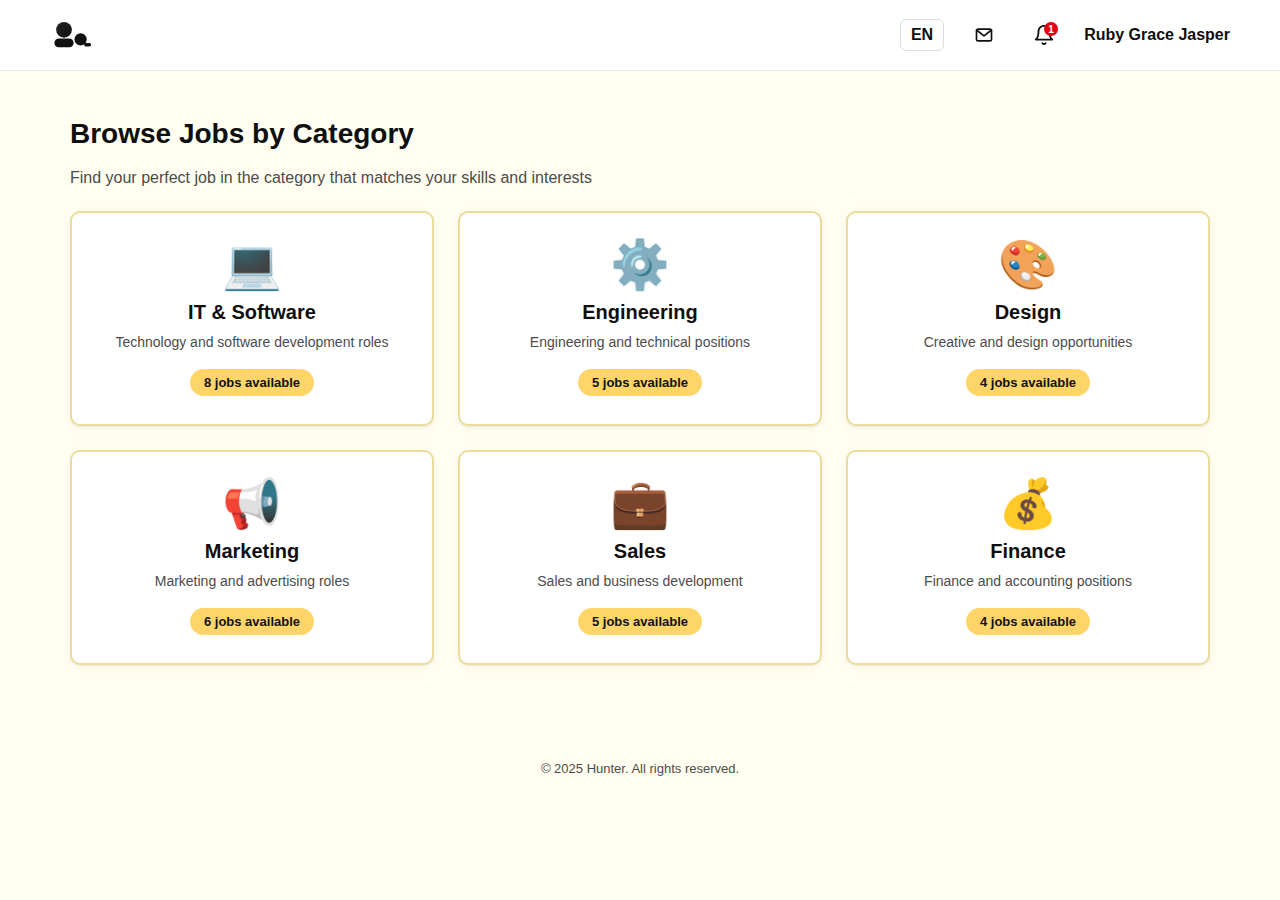
<file: categories/index.html>
<!DOCTYPE html>
<html lang="en">

<head>
  <meta charset="utf-8" />
  <meta name="viewport" content="width=device-width, initial-scale=1" />
  <title>Hunter – Categories</title>
  <link rel="stylesheet" href="../assets/css/base.css" />
  <link rel="stylesheet" href="./style.css" />
</head>

<body>
  <header class="site-header">
    <div class="container navbar">
      <div class="nav-left">
        <button class="burger" aria-label="Open menu">
          <span></span><span></span><span></span>
        </button>
        <a class="brand" href="../index.html" aria-label="Hunter home">
          <!-- Simple mark approximating the head + magnifier logo -->
          <svg viewBox="0 0 48 48" xmlns="http://www.w3.org/2000/svg" aria-hidden="true">
            <defs>
              <linearGradient id="g" x1="0" y1="0" x2="1" y2="1">
                <stop offset="0" stop-color="#222" />
                <stop offset="1" stop-color="#111" />
              </linearGradient>
            </defs>
            <circle cx="16" cy="18" r="9" fill="url(#g)" />
            <rect x="5" y="28" width="22" height="10" rx="5" fill="#111" />
            <circle cx="35" cy="29" r="7" fill="#111" />
            <rect x="39" y="33" width="8" height="4" rx="2" fill="#111" />
          </svg>
        </a>
      </div>
      <div class="nav-right">
        <button class="lang" aria-label="Language">EN</button>
        <button class="icon-btn" aria-label="Mail">
          <svg width="26" height="20" viewBox="0 0 24 24" fill="none" stroke="#111" stroke-width="2"
            stroke-linecap="round" stroke-linejoin="round" aria-hidden="true">
            <rect x="3" y="5" width="18" height="14" rx="2"></rect>
            <polyline points="3,6 12,13 21,6"></polyline>
          </svg>
        </button>
        <button class="icon-btn" aria-label="Notifications">
          <svg width="22" height="22" viewBox="0 0 24 24" fill="none" stroke="#111" stroke-width="2"
            stroke-linecap="round" stroke-linejoin="round" aria-hidden="true">
            <path d="M18 8a6 6 0 10-12 0c0 7-3 9-3 9h18s-3-2-3-9"></path>
            <path d="M13.73 21a2 2 0 01-3.46 0"></path>
          </svg>
          <span class="badge">1</span>
        </button>
        <a class="user" href="../profile/profile.html"></a>
      </div>
    </div>
    <!-- Search bar strip -->
    <!-- <div class="search-bar">
      <div class="container search-row">
        <label class="input-group" aria-label="Search jobs">
          <input type="text" placeholder="Search for a job title or company" />
          <button class="search-btn">Search</button>
        </label>
        <label class="input-group" aria-label="Location">
          <input type="text" placeholder="Location" />
          <i class="caret" aria-hidden="true"></i>
        </label>
        <div class="chips" aria-label="Quick filters">
          <span class="chip" role="button" tabindex="0">Remote Work</span>
          <span class="chip" role="button" tabindex="0">Hybrid</span>
          <span class="chip" role="button" tabindex="0">Fresh Grad</span>
        </div>
      </div>
    </div> -->
  </header>

  <main>
    <div class="container">
      <section class="section" aria-labelledby="categories-heading">
        <h2 id="categories-heading">Browse Jobs by Category</h2>
        <p class="section-description">Find your perfect job in the category that matches your skills and interests</p>
        <div class="grid" id="categories-grid">
          <!-- Categories will be loaded here by JavaScript -->
          <div class="loading-message">Loading categories...</div>
        </div>
      </section>
    </div>
  </main>

  <footer>
    <div class="container">© 2025 Hunter. All rights reserved.</div>
  </footer>

  <!-- Scripts -->
  <script src="https://cdn.jsdelivr.net/npm/bootstrap@5.3.2/dist/js/bootstrap.bundle.min.js"></script>
  <script src="../assets/js/core/utils.js"></script>
  <script src="../assets/js/core/storage.js"></script>
  <script src="../assets/js/core/header.js"></script>
  <script src="../assets/js/core/auth.js"></script>
  <script src="../assets/js/modules/category-filter.js"></script>
</body>

</html>
</file>
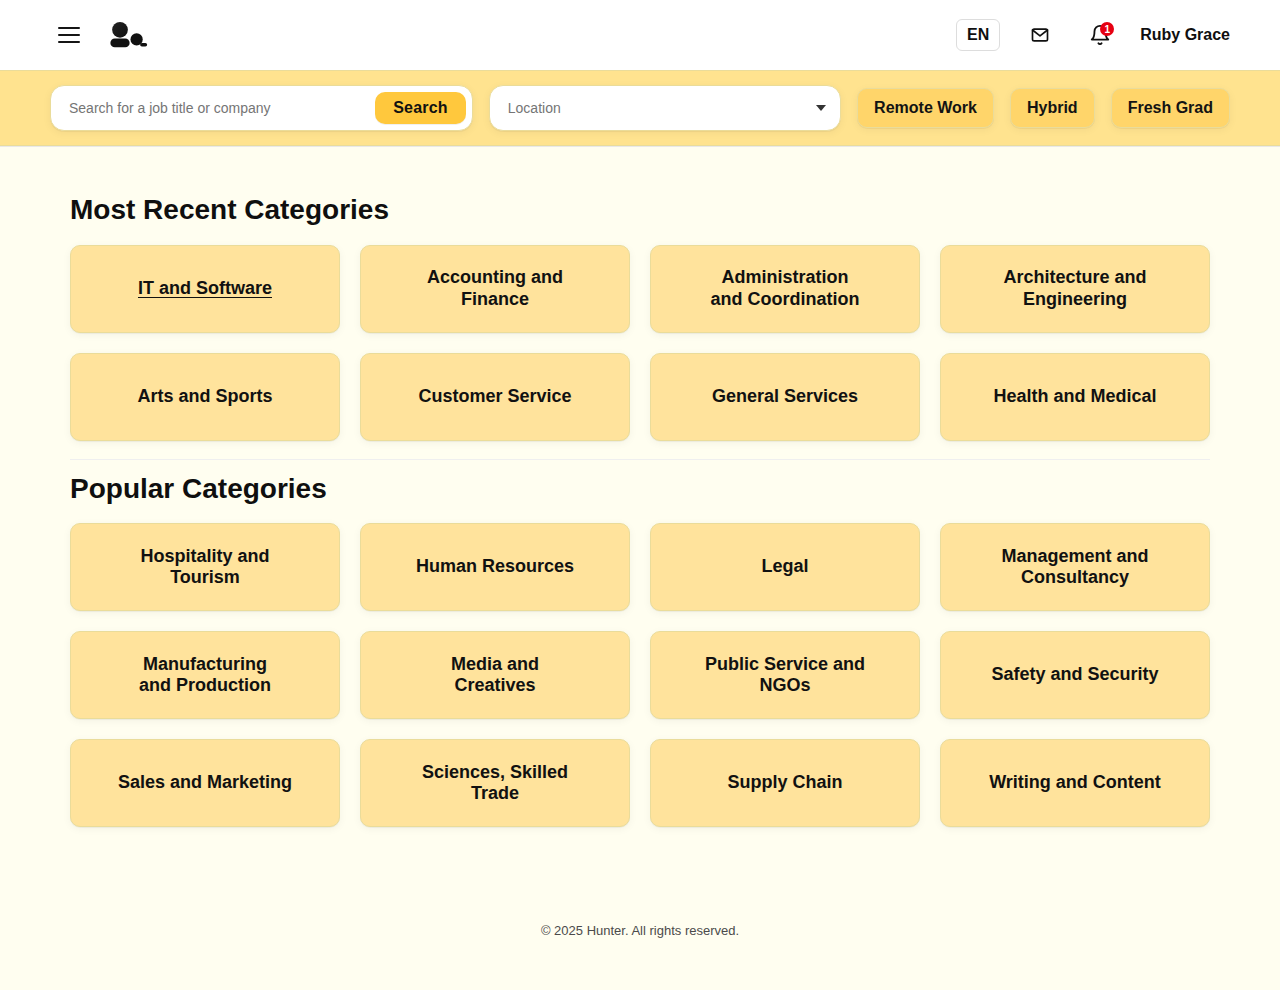
<file: content/index.html>
<!DOCTYPE html>
<html lang="en">

<head>
  <meta charset="utf-8" />
  <meta name="viewport" content="width=device-width, initial-scale=1" />
  <title>Hunter – Categories</title>
  <link rel="stylesheet" href="../assets/css/base.css" />
  <link rel="stylesheet" href="./style.css" />
</head>

<body>
  <header class="site-header">
    <div class="container navbar">
      <div class="nav-left">
        <button class="burger" aria-label="Open menu">
          <span></span><span></span><span></span>
        </button>
        <a class="brand" href="../index.html" aria-label="Hunter home">
          <!-- Simple mark approximating the head + magnifier logo -->
          <svg viewBox="0 0 48 48" xmlns="http://www.w3.org/2000/svg" aria-hidden="true">
            <defs>
              <linearGradient id="g" x1="0" y1="0" x2="1" y2="1">
                <stop offset="0" stop-color="#222" />
                <stop offset="1" stop-color="#111" />
              </linearGradient>
            </defs>
            <circle cx="16" cy="18" r="9" fill="url(#g)" />
            <rect x="5" y="28" width="22" height="10" rx="5" fill="#111" />
            <circle cx="35" cy="29" r="7" fill="#111" />
            <rect x="39" y="33" width="8" height="4" rx="2" fill="#111" />
          </svg>
        </a>
      </div>
      <div class="nav-right">
        <button class="lang" aria-label="Language">EN</button>
        <button class="icon-btn" aria-label="Mail">
          <svg width="26" height="20" viewBox="0 0 24 24" fill="none" stroke="#111" stroke-width="2"
            stroke-linecap="round" stroke-linejoin="round" aria-hidden="true">
            <rect x="3" y="5" width="18" height="14" rx="2"></rect>
            <polyline points="3,6 12,13 21,6"></polyline>
          </svg>
        </button>
        <button class="icon-btn" aria-label="Notifications">
          <svg width="22" height="22" viewBox="0 0 24 24" fill="none" stroke="#111" stroke-width="2"
            stroke-linecap="round" stroke-linejoin="round" aria-hidden="true">
            <path d="M18 8a6 6 0 10-12 0c0 7-3 9-3 9h18s-3-2-3-9"></path>
            <path d="M13.73 21a2 2 0 01-3.46 0"></path>
          </svg>
          <span class="badge">1</span>
        </button>
        <a class="user" href="../profile/profile.html">Ruby Grace</a>
      </div>
    </div>
    <!-- Search bar strip -->
    <div class="search-bar">
      <div class="container search-row">
        <label class="input-group" aria-label="Search jobs">
          <input type="text" placeholder="Search for a job title or company" />
          <button class="search-btn">Search</button>
        </label>
        <label class="input-group" aria-label="Location">
          <input type="text" placeholder="Location" />
          <i class="caret" aria-hidden="true"></i>
        </label>
        <div class="chips" aria-label="Quick filters">
          <span class="chip" role="button" tabindex="0">Remote Work</span>
          <span class="chip" role="button" tabindex="0">Hybrid</span>
          <span class="chip" role="button" tabindex="0">Fresh Grad</span>
        </div>
      </div>
    </div>
  </header>

  <main>
    <div class="container">
      <section class="section" aria-labelledby="recent-heading">
        <h2 id="recent-heading">Most Recent Categories</h2>
        <div class="grid">
          <article class="card"><a class="underline" href="../job-listing/job-listing.html#">IT and Software</a>
          </article>
          <article class="card"><a href="../job-listing/job-listing.html#">Accounting and <br />Finance</a></article>
          <article class="card"><a href="../job-listing/job-listing.html#">Administration <br />and Coordination</a>
          </article>
          <article class="card"><a href="../job-listing/job-listing.html#">Architecture and <br />Engineering</a>
          </article>
          <article class="card"><a href="../job-listing/job-listing.html#">Arts and Sports</a></article>
          <article class="card"><a href="../job-listing/job-listing.html#">Customer Service</a></article>
          <article class="card"><a href="../job-listing/job-listing.html#">General Services</a></article>
          <article class="card"><a href="../job-listing/job-listing.html#">Health and Medical</a></article>
        </div>
      </section>

      <div class="separator" role="presentation"></div>

      <section class="section" aria-labelledby="popular-heading">
        <h2 id="popular-heading">Popular Categories</h2>
        <div class="grid">
          <article class="card"><a href="../job-listing/job-listing.html#">Hospitality and<br />Tourism</a></article>
          <article class="card"><a href="../job-listing/job-listing.html#">Human Resources</a></article>
          <article class="card"><a href="../job-listing/job-listing.html#">Legal</a></article>
          <article class="card"><a href="../job-listing/job-listing.html#">Management and<br />Consultancy</a></article>
          <article class="card"><a href="../job-listing/job-listing.html#">Manufacturing<br />and Production</a>
          </article>
          <article class="card"><a href="../job-listing/job-listing.html#">Media and<br />Creatives</a></article>
          <article class="card"><a href="../job-listing/job-listing.html#">Public Service and<br />NGOs</a></article>
          <article class="card"><a href="../job-listing/job-listing.html#">Safety and Security</a></article>
          <article class="card"><a href="../job-listing/job-listing.html#">Sales and Marketing</a></article>
          <article class="card"><a href="../job-listing/job-listing.html#">Sciences, Skilled<br />Trade</a></article>
          <article class="card"><a href="../job-listing/job-listing.html#">Supply Chain</a></article>
          <article class="card"><a href="../job-listing/job-listing.html#">Writing and Content</a></article>
        </div>
      </section>
    </div>
  </main>

  <footer>
    <div class="container">© 2025 Hunter. All rights reserved.</div>
  </footer>
</body>

</html>
</file>
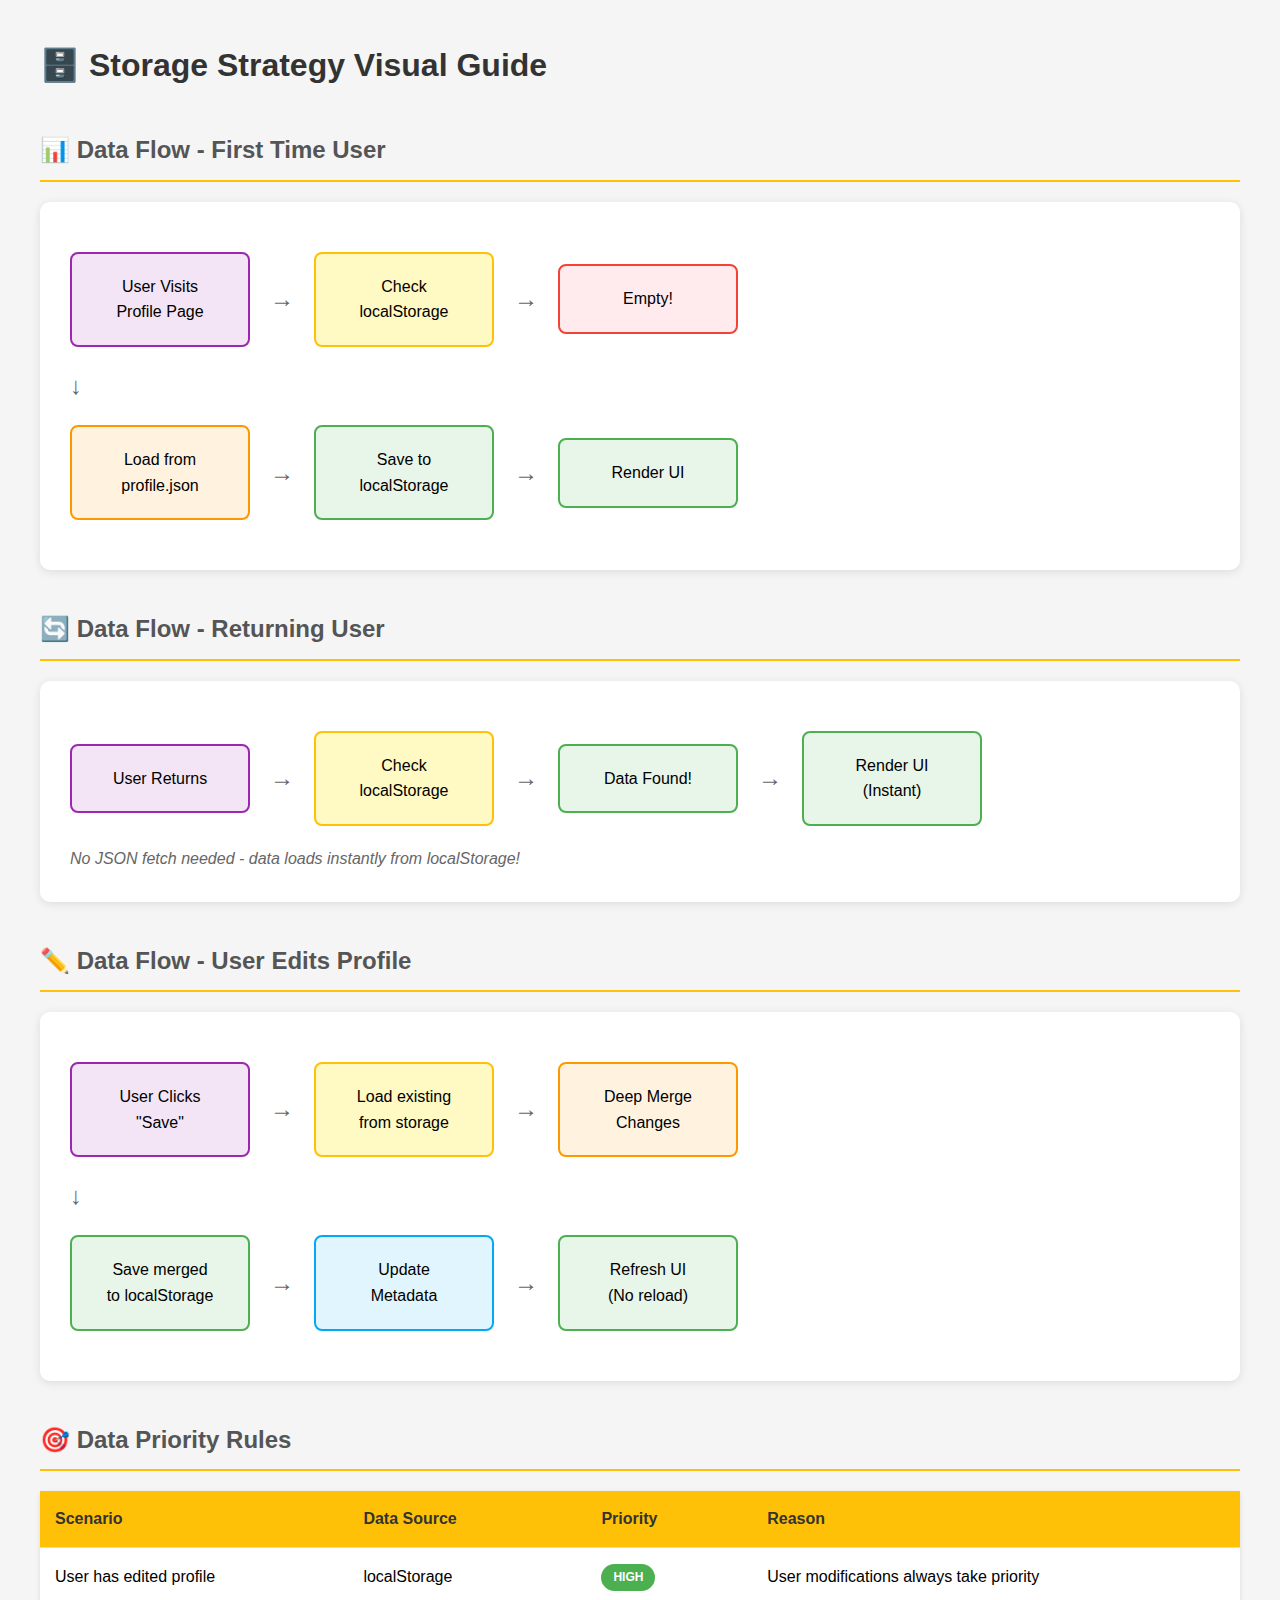
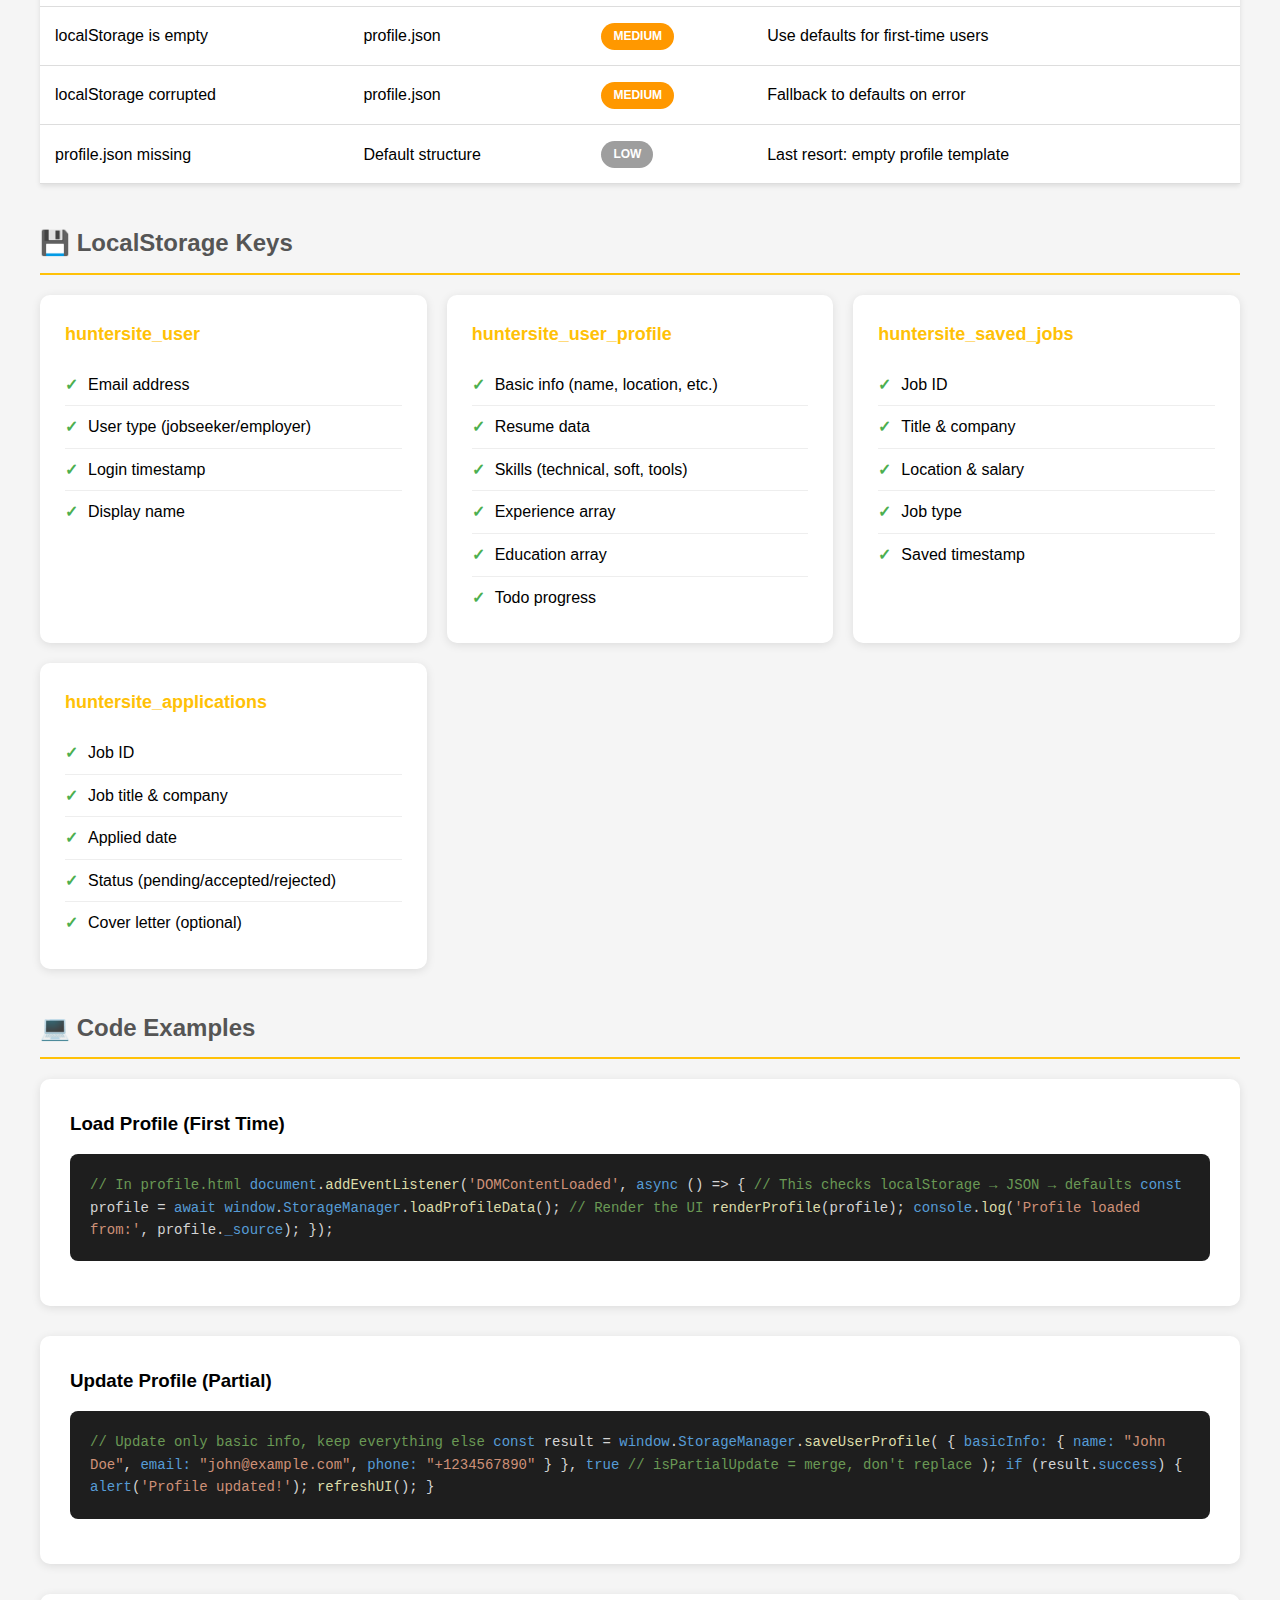
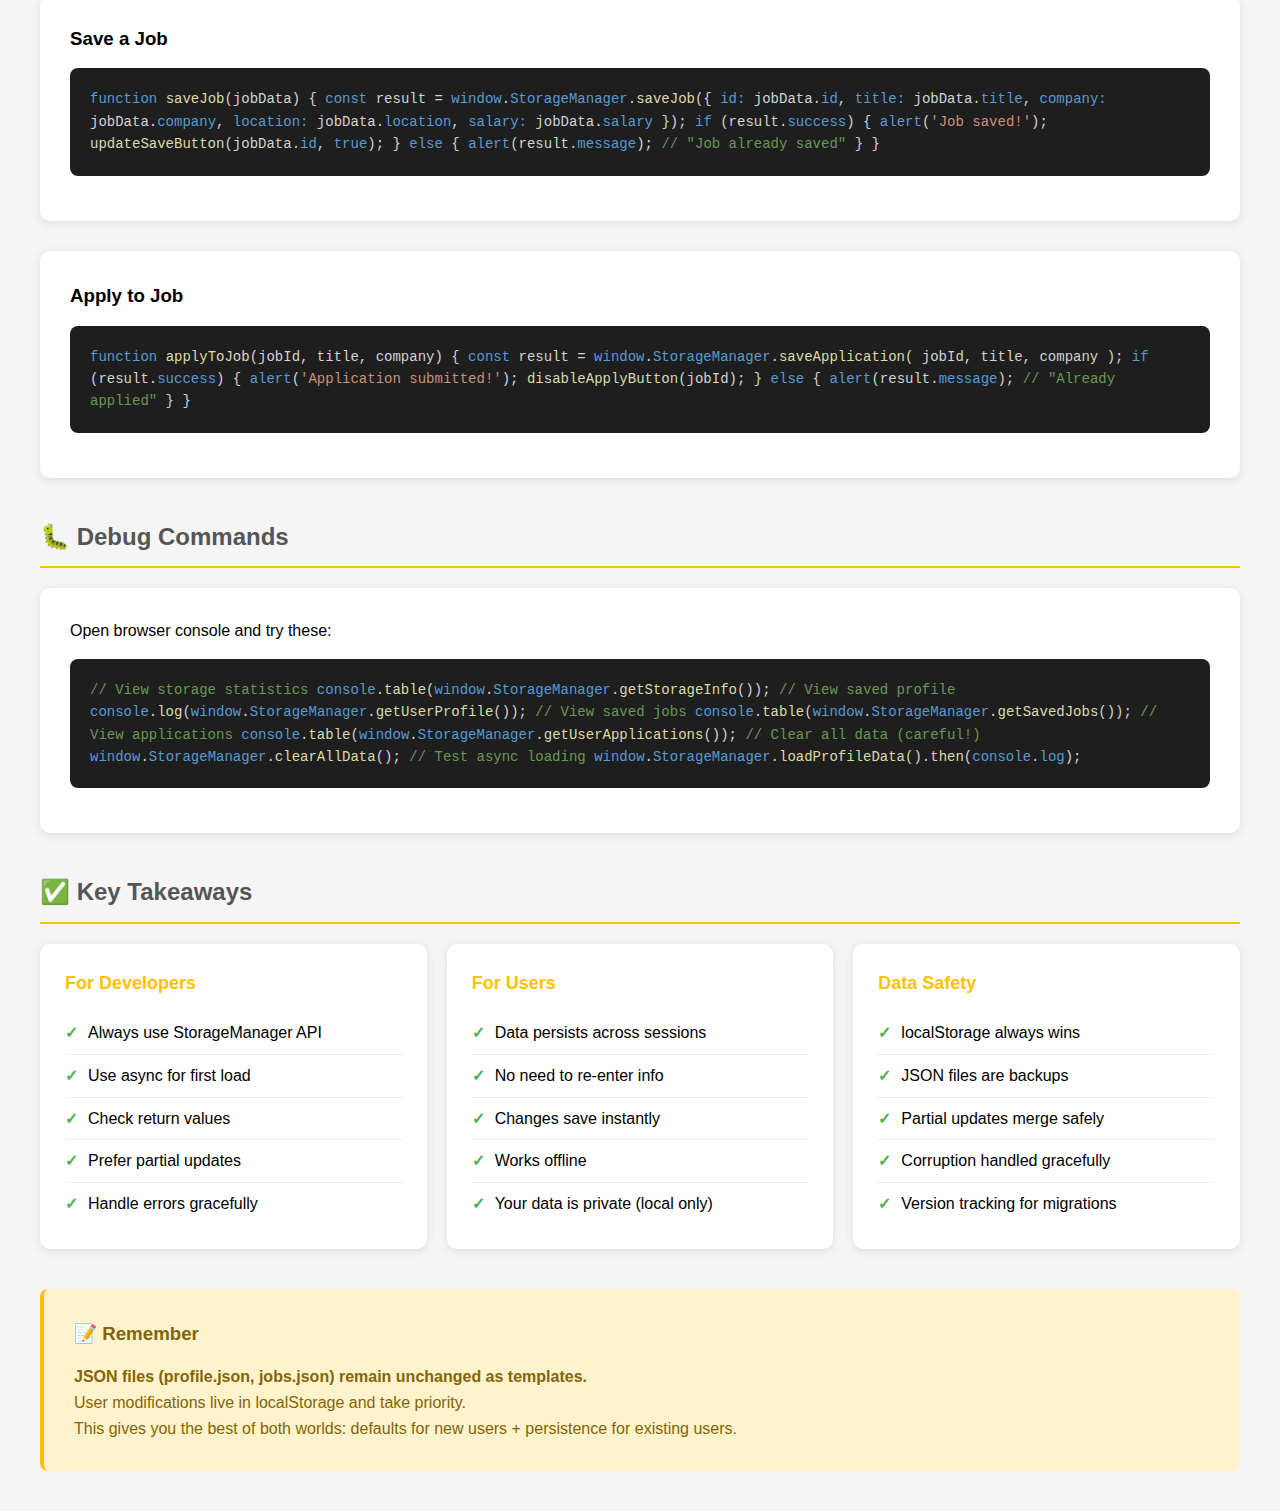
<file: storage-visual-guide.html>
<!DOCTYPE html>
<html lang="en">

<head>
  <meta charset="UTF-8">
  <meta name="viewport" content="width=device-width, initial-scale=1.0">
  <title>Storage Strategy Visual Guide</title>
  <style>
    * {
      margin: 0;
      padding: 0;
      box-sizing: border-box;
    }

    body {
      font-family: -apple-system, BlinkMacSystemFont, 'Segoe UI', Roboto, sans-serif;
      padding: 40px;
      background: #f5f5f5;
      line-height: 1.6;
    }

    .container {
      max-width: 1200px;
      margin: 0 auto;
    }

    h1 {
      margin-bottom: 30px;
      color: #333;
    }

    h2 {
      margin: 40px 0 20px;
      color: #555;
      border-bottom: 2px solid #ffc107;
      padding-bottom: 10px;
    }

    .diagram {
      background: white;
      padding: 30px;
      border-radius: 10px;
      box-shadow: 0 2px 10px rgba(0, 0, 0, 0.1);
      margin-bottom: 30px;
    }

    .flow {
      display: flex;
      align-items: center;
      gap: 20px;
      margin: 20px 0;
      flex-wrap: wrap;
    }

    .box {
      background: #e3f2fd;
      border: 2px solid #2196f3;
      padding: 20px;
      border-radius: 8px;
      min-width: 180px;
      text-align: center;
      font-weight: 500;
    }

    .box.json {
      background: #fff3e0;
      border-color: #ff9800;
    }

    .box.storage {
      background: #e8f5e9;
      border-color: #4caf50;
    }

    .box.user {
      background: #f3e5f5;
      border-color: #9c27b0;
    }

    .box.check {
      background: #fff9c4;
      border-color: #ffc107;
    }

    .arrow {
      font-size: 24px;
      color: #666;
      flex-shrink: 0;
    }

    .code-block {
      background: #1e1e1e;
      color: #d4d4d4;
      padding: 20px;
      border-radius: 8px;
      overflow-x: auto;
      font-family: 'Courier New', monospace;
      font-size: 14px;
      margin: 15px 0;
    }

    .keyword {
      color: #569cd6;
    }

    .string {
      color: #ce9178;
    }

    .comment {
      color: #6a9955;
    }

    .function {
      color: #dcdcaa;
    }

    .priority-table {
      width: 100%;
      border-collapse: collapse;
      margin: 20px 0;
      background: white;
      box-shadow: 0 2px 5px rgba(0, 0, 0, 0.1);
    }

    .priority-table th,
    .priority-table td {
      padding: 15px;
      text-align: left;
      border-bottom: 1px solid #ddd;
    }

    .priority-table th {
      background: #ffc107;
      color: #333;
      font-weight: 600;
    }

    .priority-table tr:hover {
      background: #f5f5f5;
    }

    .badge {
      display: inline-block;
      padding: 4px 12px;
      border-radius: 20px;
      font-size: 12px;
      font-weight: 600;
      text-transform: uppercase;
    }

    .badge.high {
      background: #4caf50;
      color: white;
    }

    .badge.medium {
      background: #ff9800;
      color: white;
    }

    .badge.low {
      background: #9e9e9e;
      color: white;
    }

    .card-grid {
      display: grid;
      grid-template-columns: repeat(auto-fit, minmax(300px, 1fr));
      gap: 20px;
      margin: 20px 0;
    }

    .card {
      background: white;
      padding: 25px;
      border-radius: 10px;
      box-shadow: 0 2px 10px rgba(0, 0, 0, 0.1);
    }

    .card h3 {
      color: #ffc107;
      margin-bottom: 15px;
      font-size: 18px;
    }

    .card ul {
      list-style: none;
      padding-left: 0;
    }

    .card li {
      padding: 8px 0;
      border-bottom: 1px solid #eee;
    }

    .card li:last-child {
      border-bottom: none;
    }

    .card li:before {
      content: "✓";
      color: #4caf50;
      font-weight: bold;
      margin-right: 10px;
    }
  </style>
</head>

<body>
  <div class="container">
    <h1>🗄️ Storage Strategy Visual Guide</h1>

    <h2>📊 Data Flow - First Time User</h2>
    <div class="diagram">
      <div class="flow">
        <div class="box user">User Visits<br>Profile Page</div>
        <div class="arrow">→</div>
        <div class="box check">Check<br>localStorage</div>
        <div class="arrow">→</div>
        <div class="box" style="background: #ffebee; border-color: #f44336;">Empty!</div>
      </div>

      <div class="flow">
        <div class="arrow">↓</div>
      </div>

      <div class="flow">
        <div class="box json">Load from<br>profile.json</div>
        <div class="arrow">→</div>
        <div class="box storage">Save to<br>localStorage</div>
        <div class="arrow">→</div>
        <div class="box" style="background: #e8f5e9; border-color: #4caf50;">Render UI</div>
      </div>
    </div>

    <h2>🔄 Data Flow - Returning User</h2>
    <div class="diagram">
      <div class="flow">
        <div class="box user">User Returns</div>
        <div class="arrow">→</div>
        <div class="box check">Check<br>localStorage</div>
        <div class="arrow">→</div>
        <div class="box storage">Data Found!</div>
        <div class="arrow">→</div>
        <div class="box" style="background: #e8f5e9; border-color: #4caf50;">Render UI<br>(Instant)</div>
      </div>
      <p style="margin-top: 15px; color: #666; font-style: italic;">
        No JSON fetch needed - data loads instantly from localStorage!
      </p>
    </div>

    <h2>✏️ Data Flow - User Edits Profile</h2>
    <div class="diagram">
      <div class="flow">
        <div class="box user">User Clicks<br>"Save"</div>
        <div class="arrow">→</div>
        <div class="box check">Load existing<br>from storage</div>
        <div class="arrow">→</div>
        <div class="box" style="background: #fff3e0; border-color: #ff9800;">Deep Merge<br>Changes</div>
      </div>

      <div class="flow">
        <div class="arrow">↓</div>
      </div>

      <div class="flow">
        <div class="box storage">Save merged<br>to localStorage</div>
        <div class="arrow">→</div>
        <div class="box" style="background: #e1f5fe; border-color: #03a9f4;">Update<br>Metadata</div>
        <div class="arrow">→</div>
        <div class="box" style="background: #e8f5e9; border-color: #4caf50;">Refresh UI<br>(No reload)</div>
      </div>
    </div>

    <h2>🎯 Data Priority Rules</h2>
    <table class="priority-table">
      <thead>
        <tr>
          <th>Scenario</th>
          <th>Data Source</th>
          <th>Priority</th>
          <th>Reason</th>
        </tr>
      </thead>
      <tbody>
        <tr>
          <td>User has edited profile</td>
          <td>localStorage</td>
          <td><span class="badge high">High</span></td>
          <td>User modifications always take priority</td>
        </tr>
        <tr>
          <td>localStorage is empty</td>
          <td>profile.json</td>
          <td><span class="badge medium">Medium</span></td>
          <td>Use defaults for first-time users</td>
        </tr>
        <tr>
          <td>localStorage corrupted</td>
          <td>profile.json</td>
          <td><span class="badge medium">Medium</span></td>
          <td>Fallback to defaults on error</td>
        </tr>
        <tr>
          <td>profile.json missing</td>
          <td>Default structure</td>
          <td><span class="badge low">Low</span></td>
          <td>Last resort: empty profile template</td>
        </tr>
      </tbody>
    </table>

    <h2>💾 LocalStorage Keys</h2>
    <div class="card-grid">
      <div class="card">
        <h3>huntersite_user</h3>
        <ul>
          <li>Email address</li>
          <li>User type (jobseeker/employer)</li>
          <li>Login timestamp</li>
          <li>Display name</li>
        </ul>
      </div>

      <div class="card">
        <h3>huntersite_user_profile</h3>
        <ul>
          <li>Basic info (name, location, etc.)</li>
          <li>Resume data</li>
          <li>Skills (technical, soft, tools)</li>
          <li>Experience array</li>
          <li>Education array</li>
          <li>Todo progress</li>
        </ul>
      </div>

      <div class="card">
        <h3>huntersite_saved_jobs</h3>
        <ul>
          <li>Job ID</li>
          <li>Title & company</li>
          <li>Location & salary</li>
          <li>Job type</li>
          <li>Saved timestamp</li>
        </ul>
      </div>

      <div class="card">
        <h3>huntersite_applications</h3>
        <ul>
          <li>Job ID</li>
          <li>Job title & company</li>
          <li>Applied date</li>
          <li>Status (pending/accepted/rejected)</li>
          <li>Cover letter (optional)</li>
        </ul>
      </div>
    </div>

    <h2>💻 Code Examples</h2>

    <div class="diagram">
      <h3>Load Profile (First Time)</h3>
      <div class="code-block">
        <span class="comment">// In profile.html</span>
        <span class="keyword">document</span>.<span class="function">addEventListener</span>(<span
          class="string">'DOMContentLoaded'</span>, <span class="keyword">async</span> () => {
        <span class="comment">// This checks localStorage → JSON → defaults</span>
        <span class="keyword">const</span> profile = <span class="keyword">await</span> <span
          class="keyword">window</span>.<span class="keyword">StorageManager</span>.<span
          class="function">loadProfileData</span>();

        <span class="comment">// Render the UI</span>
        <span class="function">renderProfile</span>(profile);

        <span class="keyword">console</span>.<span class="function">log</span>(<span class="string">'Profile loaded
          from:'</span>, profile.<span class="keyword">_source</span>);
        });
      </div>
    </div>

    <div class="diagram">
      <h3>Update Profile (Partial)</h3>
      <div class="code-block">
        <span class="comment">// Update only basic info, keep everything else</span>
        <span class="keyword">const</span> result = <span class="keyword">window</span>.<span
          class="keyword">StorageManager</span>.<span class="function">saveUserProfile</span>(
        {
        <span class="keyword">basicInfo:</span> {
        <span class="keyword">name:</span> <span class="string">"John Doe"</span>,
        <span class="keyword">email:</span> <span class="string">"john@example.com"</span>,
        <span class="keyword">phone:</span> <span class="string">"+1234567890"</span>
        }
        },
        <span class="keyword">true</span> <span class="comment">// isPartialUpdate = merge, don't replace</span>
        );

        <span class="keyword">if</span> (result.<span class="keyword">success</span>) {
        <span class="keyword">alert</span>(<span class="string">'Profile updated!'</span>);
        <span class="function">refreshUI</span>();
        }
      </div>
    </div>

    <div class="diagram">
      <h3>Save a Job</h3>
      <div class="code-block">
        <span class="keyword">function</span> <span class="function">saveJob</span>(jobData) {
        <span class="keyword">const</span> result = <span class="keyword">window</span>.<span
          class="keyword">StorageManager</span>.<span class="function">saveJob</span>({
        <span class="keyword">id:</span> jobData.<span class="keyword">id</span>,
        <span class="keyword">title:</span> jobData.<span class="keyword">title</span>,
        <span class="keyword">company:</span> jobData.<span class="keyword">company</span>,
        <span class="keyword">location:</span> jobData.<span class="keyword">location</span>,
        <span class="keyword">salary:</span> jobData.<span class="keyword">salary</span>
        });

        <span class="keyword">if</span> (result.<span class="keyword">success</span>) {
        <span class="keyword">alert</span>(<span class="string">'Job saved!'</span>);
        <span class="function">updateSaveButton</span>(jobData.<span class="keyword">id</span>, <span
          class="keyword">true</span>);
        } <span class="keyword">else</span> {
        <span class="keyword">alert</span>(result.<span class="keyword">message</span>); <span class="comment">// "Job
          already saved"</span>
        }
        }
      </div>
    </div>

    <div class="diagram">
      <h3>Apply to Job</h3>
      <div class="code-block">
        <span class="keyword">function</span> <span class="function">applyToJob</span>(jobId, title, company) {
        <span class="keyword">const</span> result = <span class="keyword">window</span>.<span
          class="keyword">StorageManager</span>.<span class="function">saveApplication</span>(
        jobId,
        title,
        company
        );

        <span class="keyword">if</span> (result.<span class="keyword">success</span>) {
        <span class="keyword">alert</span>(<span class="string">'Application submitted!'</span>);
        <span class="function">disableApplyButton</span>(jobId);
        } <span class="keyword">else</span> {
        <span class="keyword">alert</span>(result.<span class="keyword">message</span>); <span class="comment">//
          "Already applied"</span>
        }
        }
      </div>
    </div>

    <h2>🐛 Debug Commands</h2>
    <div class="diagram">
      <p style="margin-bottom: 15px;">Open browser console and try these:</p>
      <div class="code-block">
        <span class="comment">// View storage statistics</span>
        <span class="keyword">console</span>.<span class="function">table</span>(<span
          class="keyword">window</span>.<span class="keyword">StorageManager</span>.<span
          class="function">getStorageInfo</span>());

        <span class="comment">// View saved profile</span>
        <span class="keyword">console</span>.<span class="function">log</span>(<span class="keyword">window</span>.<span
          class="keyword">StorageManager</span>.<span class="function">getUserProfile</span>());

        <span class="comment">// View saved jobs</span>
        <span class="keyword">console</span>.<span class="function">table</span>(<span
          class="keyword">window</span>.<span class="keyword">StorageManager</span>.<span
          class="function">getSavedJobs</span>());

        <span class="comment">// View applications</span>
        <span class="keyword">console</span>.<span class="function">table</span>(<span
          class="keyword">window</span>.<span class="keyword">StorageManager</span>.<span
          class="function">getUserApplications</span>());

        <span class="comment">// Clear all data (careful!)</span>
        <span class="keyword">window</span>.<span class="keyword">StorageManager</span>.<span
          class="function">clearAllData</span>();

        <span class="comment">// Test async loading</span>
        <span class="keyword">window</span>.<span class="keyword">StorageManager</span>.<span
          class="function">loadProfileData</span>().<span class="function">then</span>(<span
          class="keyword">console</span>.<span class="keyword">log</span>);
      </div>
    </div>

    <h2>✅ Key Takeaways</h2>
    <div class="card-grid">
      <div class="card">
        <h3>For Developers</h3>
        <ul>
          <li>Always use StorageManager API</li>
          <li>Use async for first load</li>
          <li>Check return values</li>
          <li>Prefer partial updates</li>
          <li>Handle errors gracefully</li>
        </ul>
      </div>

      <div class="card">
        <h3>For Users</h3>
        <ul>
          <li>Data persists across sessions</li>
          <li>No need to re-enter info</li>
          <li>Changes save instantly</li>
          <li>Works offline</li>
          <li>Your data is private (local only)</li>
        </ul>
      </div>

      <div class="card">
        <h3>Data Safety</h3>
        <ul>
          <li>localStorage always wins</li>
          <li>JSON files are backups</li>
          <li>Partial updates merge safely</li>
          <li>Corruption handled gracefully</li>
          <li>Version tracking for migrations</li>
        </ul>
      </div>
    </div>

    <div
      style="margin-top: 40px; padding: 30px; background: #fff3cd; border-left: 4px solid #ffc107; border-radius: 8px;">
      <h3 style="margin-bottom: 15px; color: #856404;">📝 Remember</h3>
      <p style="color: #856404; font-size: 16px;">
        <strong>JSON files (profile.json, jobs.json) remain unchanged as templates.</strong><br>
        User modifications live in localStorage and take priority.<br>
        This gives you the best of both worlds: defaults for new users + persistence for existing users.
      </p>
    </div>
  </div>
</body>

</html>
</file>
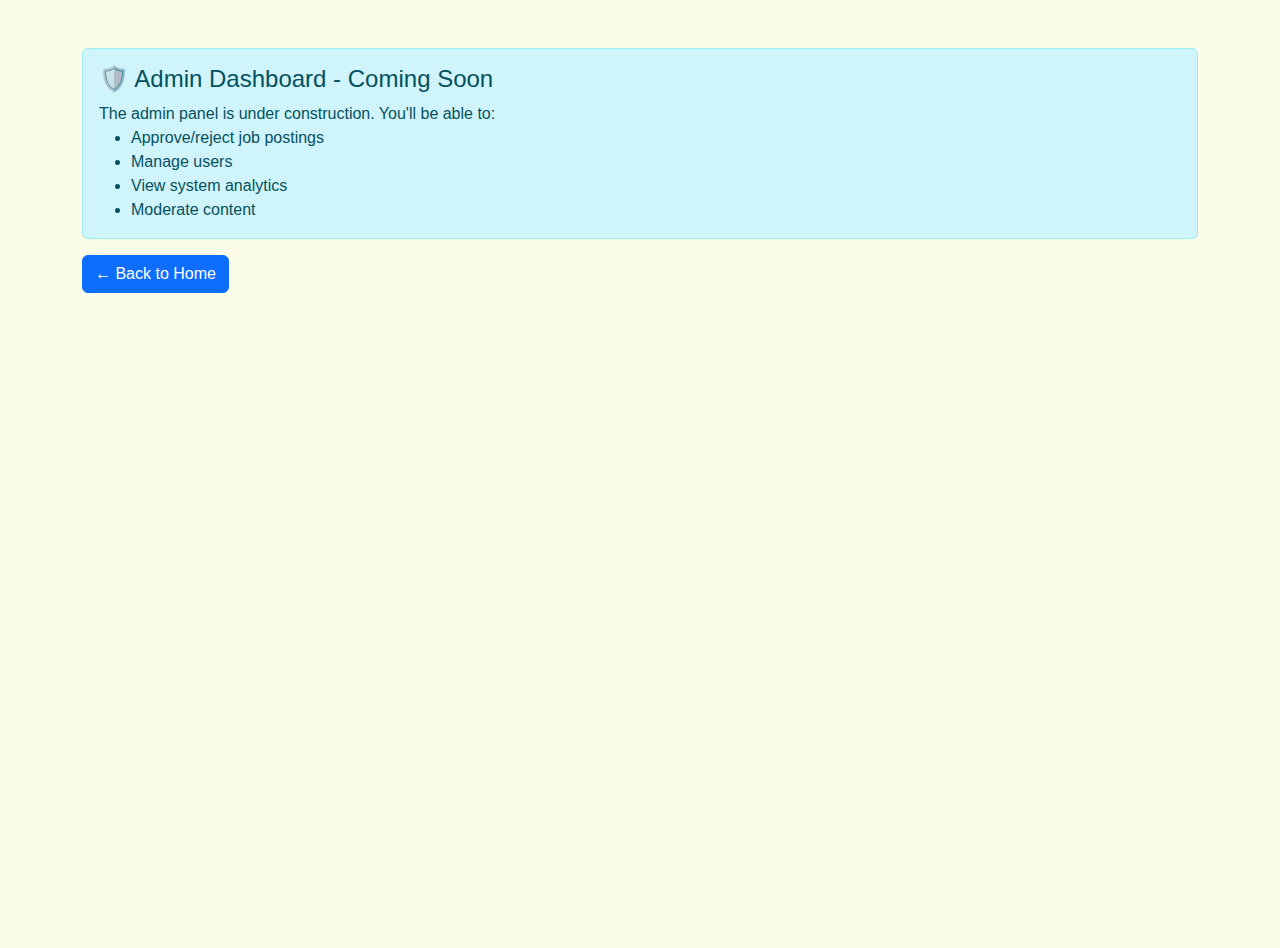
<file: admin/dashboard.html>
<!DOCTYPE html>
<html lang="en">

<head>
  <meta charset="UTF-8">
  <meta name="viewport" content="width=device-width, initial-scale=1.0">
  <title>Admin Dashboard - Hunter</title>
  <link href="https://cdn.jsdelivr.net/npm/bootstrap@5.3.2/dist/css/bootstrap.min.css" rel="stylesheet">
  <link rel="stylesheet" href="../assets/css/base.css">
</head>

<body>
  <div id="header-container"></div>

  <main class="container my-5">
    <div class="alert alert-info">
      <h4>🛡️ Admin Dashboard - Coming Soon</h4>
      <p class="mb-0">The admin panel is under construction. You'll be able to:</p>
      <ul class="mb-0">
        <li>Approve/reject job postings</li>
        <li>Manage users</li>
        <li>View system analytics</li>
        <li>Moderate content</li>
      </ul>
    </div>

    <a href="../index.html" class="btn btn-primary">← Back to Home</a>
  </main>

  <script src="https://cdn.jsdelivr.net/npm/bootstrap@5.3.2/dist/js/bootstrap.bundle.min.js"></script>
  <script src="../assets/js/core/utils.js"></script>
  <script src="../assets/js/core/storage.js"></script>
  <script src="../assets/js/core/header.js"></script>
  <script>
    // Check if admin
    const user = window.StorageManager?.getCurrentUser();
    if (user && user.userType !== 'admin') {
      alert('Access denied. Admin only.');
      window.location.href = '../index.html';
    }

    // Load header
    if (typeof window.HeaderComponent !== 'undefined') {
      window.HeaderComponent.init('header-container');
    }
  </script>
</body>

</html>
</file>
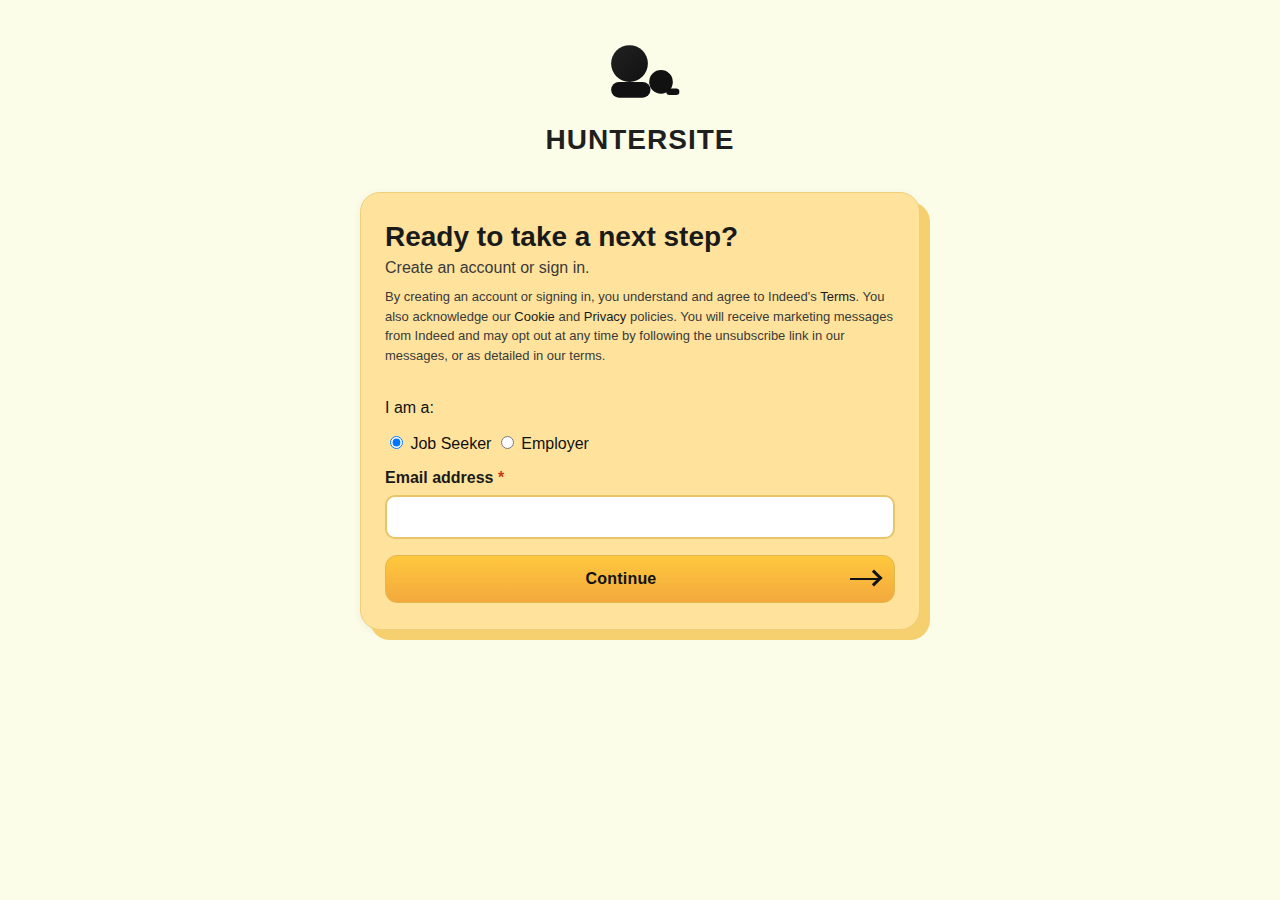
<file: employer/dashboard.html>
<!DOCTYPE html>
<html lang="en">

<head>
  <meta charset="UTF-8">
  <meta name="viewport" content="width=device-width, initial-scale=1.0">
  <title>Employer Dashboard - Hunter</title>
  <link href="https://cdn.jsdelivr.net/npm/bootstrap@5.3.2/dist/css/bootstrap.min.css" rel="stylesheet">
  <link rel="stylesheet" href="../assets/css/base.css">
  <link rel="stylesheet" href="../style.css">
  <style>
    /* Stats Cards */
    .stat-card {
      background: linear-gradient(135deg, #667eea 0%, #764ba2 100%);
      color: white;
      border-radius: 12px;
      padding: 1.5rem;
      transition: transform 0.2s, box-shadow 0.2s;
      min-height: 120px;
      display: flex;
      flex-direction: column;
      justify-content: center;
    }

    .stat-card:hover {
      transform: translateY(-5px);
      box-shadow: 0 8px 20px rgba(0, 0, 0, 0.15);
    }

    .stat-number {
      font-size: 2.5rem;
      font-weight: bold;
      margin: 0;
      line-height: 1;
    }

    .stat-label {
      font-size: 0.9rem;
      opacity: 0.9;
      margin-top: 0.5rem;
    }

    /* Job Cards */
    .job-card {
      border-left: 4px solid #667eea;
      transition: all 0.3s;
      margin-bottom: 1rem;
      padding: 1.25rem;
      border-radius: 8px;
      background: #fff;
      border: 1px solid #e9ecef;
    }

    .job-card:hover {
      box-shadow: 0 4px 12px rgba(0, 0, 0, 0.15);
      border-left-color: #764ba2;
    }

    .status-badge {
      font-size: 0.75rem;
      padding: 0.25rem 0.75rem;
      border-radius: 12px;
      font-weight: 500;
    }

    .status-active {
      background: #d4edda;
      color: #155724;
    }

    .status-pending {
      background: #fff3cd;
      color: #856404;
    }

    .status-closed {
      background: #f8d7da;
      color: #721c24;
    }

    /* Responsive adjustments */
    @media (max-width: 768px) {
      .stat-number {
        font-size: 2rem;
      }

      .stat-card {
        padding: 1rem;
        min-height: 100px;
      }

      .job-card {
        padding: 1rem;
      }
    }

    /* User dropdown improvements */
    .dropdown-menu {
      border-radius: 8px;
      box-shadow: 0 4px 12px rgba(0, 0, 0, 0.15);
      border: 1px solid #e9ecef;
      min-width: 200px;
    }

    .dropdown-item {
      padding: 0.6rem 1rem;
      transition: background-color 0.2s;
    }

    .dropdown-item:hover {
      background-color: #f8f9fa;
    }

    .dropdown-item svg {
      flex-shrink: 0;
    }

    .dropdown-item span {
      line-height: 1;
    }

    /* Button alignment fixes */
    .btn svg {
      flex-shrink: 0;
    }

    .btn span {
      line-height: 1;
    }

    /* Nav dropdown alignment */
    .nav-link.dropdown-toggle svg {
      flex-shrink: 0;
    }

    .nav-link.dropdown-toggle .user-name {
      line-height: 1;
    }
  </style>
</head>

<body>
  <!-- Header -->
  <header class="site-header sticky-top bg-white border-bottom" role="banner">
    <div class="container">
      <nav class="navbar navbar-expand-lg navbar-light py-3">
        <a class="navbar-brand d-flex align-items-center fw-bold" href="../index.html">
          <svg viewBox="0 0 48 48" width="32" height="32" xmlns="http://www.w3.org/2000/svg" class="me-2">
            <defs>
              <linearGradient id="g" x1="0" y1="0" x2="1" y2="1">
                <stop offset="0" stop-color="#222" />
                <stop offset="1" stop-color="#111" />
              </linearGradient>
            </defs>
            <circle cx="16" cy="18" r="9" fill="url(#g)" />
            <rect x="5" y="28" width="22" height="10" rx="5" fill="#111" />
            <circle cx="35" cy="29" r="7" fill="#111" />
            <rect x="39" y="33" width="8" height="4" rx="2" fill="#111" />
          </svg>
          <span>Hunter</span>
        </a>

        <button class="navbar-toggler" type="button" data-bs-toggle="collapse" data-bs-target="#navbarNav">
          <span class="navbar-toggler-icon"></span>
        </button>

        <div class="collapse navbar-collapse" id="navbarNav">
          <ul class="navbar-nav ms-auto align-items-center">
            <li class="nav-item">
              <a class="nav-link" href="../index.html">Home</a>
            </li>
            <li class="nav-item">
              <a class="nav-link active" href="dashboard.html">Dashboard</a>
            </li>
            <li class="nav-item dropdown">
              <a class="nav-link dropdown-toggle d-flex align-items-center" href="#" id="userDropdown" role="button"
                data-bs-toggle="dropdown" aria-expanded="false">
                <svg width="20" height="20" viewBox="0 0 24 24" fill="none" stroke="currentColor" stroke-width="2"
                  class="me-2">
                  <path d="M20 21v-2a4 4 0 0 0-4-4H8a4 4 0 0 0-4 4v2"></path>
                  <circle cx="12" cy="7" r="4"></circle>
                </svg>
                <span class="user-name">Account</span>
              </a>
              <ul class="dropdown-menu dropdown-menu-end" aria-labelledby="userDropdown">
                <li><a class="dropdown-item d-flex align-items-center" href="#" onclick="viewProfile(event)">
                    <svg width="16" height="16" viewBox="0 0 24 24" fill="none" stroke="currentColor" stroke-width="2"
                      class="me-2">
                      <path d="M20 21v-2a4 4 0 0 0-4-4H8a4 4 0 0 0-4 4v2"></path>
                      <circle cx="12" cy="7" r="4"></circle>
                    </svg>
                    <span>My Profile</span>
                  </a></li>
                <li><a class="dropdown-item d-flex align-items-center" href="dashboard.html">
                    <svg width="16" height="16" viewBox="0 0 24 24" fill="none" stroke="currentColor" stroke-width="2"
                      class="me-2">
                      <rect x="3" y="3" width="7" height="7"></rect>
                      <rect x="14" y="3" width="7" height="7"></rect>
                      <rect x="14" y="14" width="7" height="7"></rect>
                      <rect x="3" y="14" width="7" height="7"></rect>
                    </svg>
                    <span>Dashboard</span>
                  </a></li>
                <li>
                  <hr class="dropdown-divider">
                </li>
                <li><a class="dropdown-item text-danger d-flex align-items-center" href="#"
                    onclick="handleLogout(event)">
                    <svg width="16" height="16" viewBox="0 0 24 24" fill="none" stroke="currentColor" stroke-width="2"
                      class="me-2">
                      <path d="M9 21H5a2 2 0 0 1-2-2V5a2 2 0 0 1 2-2h4"></path>
                      <polyline points="16 17 21 12 16 7"></polyline>
                      <line x1="21" y1="12" x2="9" y2="12"></line>
                    </svg>
                    <span>Logout</span>
                  </a></li>
              </ul>
            </li>
          </ul>
        </div>
      </nav>
    </div>
  </header>

  <!-- Main Content -->
  <main class="container my-5">
    <!-- Page Header -->
    <div class="row align-items-center mb-4">
      <div class="col-md-8">
        <h1 class="h2 mb-2">Employer Dashboard</h1>
        <p class="text-muted mb-0">Manage your job postings and applications</p>
      </div>
      <div class="col-md-4 text-md-end mt-3 mt-md-0">
        <button class="btn btn-primary btn-lg d-inline-flex align-items-center" onclick="showPostJobModal()">
          <svg width="20" height="20" fill="currentColor" class="me-2" viewBox="0 0 16 16">
            <path
              d="M8 4a.5.5 0 0 1 .5.5v3h3a.5.5 0 0 1 0 1h-3v3a.5.5 0 0 1-1 0v-3h-3a.5.5 0 0 1 0-1h3v-3A.5.5 0 0 1 8 4z" />
          </svg>
          <span>Post New Job</span>
        </button>
      </div>
    </div>

    <!-- Stats Cards -->
    <div class="row g-3 g-md-4 mb-5">
      <div class="col-6 col-lg-3">
        <div class="stat-card h-100">
          <p class="stat-number" id="activeJobsCount">0</p>
          <p class="stat-label mb-0">Active Jobs</p>
        </div>
      </div>
      <div class="col-6 col-lg-3">
        <div class="stat-card h-100" style="background: linear-gradient(135deg, #f093fb 0%, #f5576c 100%);">
          <p class="stat-number" id="totalApplicationsCount">0</p>
          <p class="stat-label mb-0">Total Applications</p>
        </div>
      </div>
      <div class="col-6 col-lg-3">
        <div class="stat-card h-100" style="background: linear-gradient(135deg, #4facfe 0%, #00f2fe 100%);">
          <p class="stat-number" id="newApplicationsCount">0</p>
          <p class="stat-label mb-0">New This Week</p>
        </div>
      </div>
      <div class="col-6 col-lg-3">
        <div class="stat-card h-100" style="background: linear-gradient(135deg, #43e97b 0%, #38f9d7 100%);">
          <p class="stat-number" id="profileViewsCount">538</p>
          <p class="stat-label mb-0">Profile Views</p>
        </div>
      </div>
    </div>

    <!-- My Job Postings -->
    <div class="card shadow-sm">
      <div class="card-header bg-white py-3">
        <h2 class="h5 mb-0 fw-bold">My Job Postings</h2>
      </div>
      <div class="card-body p-4">
        <div id="jobsList">
          <!-- Jobs will be loaded here -->
          <div class="text-center py-5 text-muted">
            <svg width="64" height="64" viewBox="0 0 24 24" fill="none" stroke="currentColor" stroke-width="1"
              class="mb-3 opacity-25">
              <rect x="2" y="7" width="20" height="14" rx="2" ry="2"></rect>
              <path d="M16 21V5a2 2 0 0 0-2-2h-4a2 2 0 0 0-2 2v16"></path>
            </svg>
            <p class="mb-0">No jobs posted yet. Click "Post New Job" to get started!</p>
          </div>
        </div>
      </div>
    </div>
  </main>

  <!-- Post Job Modal -->
  <div class="modal fade" id="postJobModal" tabindex="-1" aria-labelledby="postJobModalLabel" aria-hidden="true">
    <div class="modal-dialog modal-lg">
      <div class="modal-content">
        <div class="modal-header">
          <h5 class="modal-title" id="postJobModalLabel">Post New Job</h5>
          <button type="button" class="btn-close" data-bs-dismiss="modal" aria-label="Close"></button>
        </div>
        <div class="modal-body">
          <form id="postJobForm">
            <div class="row">
              <div class="col-md-6 mb-3">
                <label class="form-label">Job Title *</label>
                <input type="text" class="form-control" name="title" required
                  placeholder="e.g., Senior Software Engineer">
              </div>
              <div class="col-md-6 mb-3">
                <label class="form-label">Company Name *</label>
                <input type="text" class="form-control" name="company" required placeholder="Your company name">
              </div>
            </div>

            <div class="mb-3">
              <label class="form-label">Job Description *</label>
              <textarea class="form-control" name="description" rows="4" required
                placeholder="Describe the role, responsibilities, and what makes your company great..."></textarea>
            </div>

            <div class="mb-3">
              <label class="form-label">Requirements *</label>
              <textarea class="form-control" name="requirements" rows="3" required
                placeholder="List key skills, experience, and qualifications needed..."></textarea>
            </div>

            <div class="row">
              <div class="col-md-6 mb-3">
                <label class="form-label">Location *</label>
                <input type="text" class="form-control" name="location" required
                  placeholder="e.g., Manila, Philippines">
              </div>
              <div class="col-md-6 mb-3">
                <label class="form-label">Job Type *</label>
                <select class="form-select" name="type" required>
                  <option value="">Select type...</option>
                  <option value="Full-time">Full-time</option>
                  <option value="Part-time">Part-time</option>
                  <option value="Contract">Contract</option>
                  <option value="Remote">Remote</option>
                  <option value="Hybrid">Hybrid</option>
                </select>
              </div>
            </div>

            <div class="row">
              <div class="col-md-6 mb-3">
                <label class="form-label">Salary Range *</label>
                <input type="text" class="form-control" name="salary" required placeholder="e.g., $50k - $80k">
              </div>
              <div class="col-md-6 mb-3">
                <label class="form-label">Category *</label>
                <select class="form-select" name="category" required>
                  <option value="">Select category...</option>
                  <option value="Technology">Technology</option>
                  <option value="Marketing">Marketing</option>
                  <option value="Sales">Sales</option>
                  <option value="Design">Design</option>
                  <option value="Finance">Finance</option>
                  <option value="HR">Human Resources</option>
                  <option value="Customer Service">Customer Service</option>
                  <option value="Other">Other</option>
                </select>
              </div>
            </div>

            <div class="mb-3">
              <label class="form-label">Application Deadline</label>
              <input type="date" class="form-control" name="deadline">
            </div>

            <div class="alert alert-success">
              <small>
                <strong>✅ Note:</strong> Your job will be posted immediately and visible to all job seekers!
              </small>
            </div>
          </form>
        </div>
        <div class="modal-footer">
          <button type="button" class="btn btn-secondary" data-bs-dismiss="modal">Cancel</button>
          <button type="button" class="btn btn-primary" id="submitJobBtn" onclick="submitJob()">Post Job</button>
        </div>
      </div>
    </div>
  </div>

  <!-- View Applications Modal -->
  <div class="modal fade" id="applicationsModal" tabindex="-1" aria-labelledby="applicationsModalLabel"
    aria-hidden="true">
    <div class="modal-dialog modal-lg">
      <div class="modal-content">
        <div class="modal-header">
          <h5 class="modal-title" id="applicationsModalLabel">Applications</h5>
          <button type="button" class="btn-close" data-bs-dismiss="modal" aria-label="Close"></button>
        </div>
        <div class="modal-body">
          <div id="applicationsList">
            <!-- Applications will be loaded here -->
          </div>
        </div>
      </div>
    </div>
  </div>

  <!-- Scripts -->
  <script src="https://cdn.jsdelivr.net/npm/bootstrap@5.3.2/dist/js/bootstrap.bundle.min.js"></script>
  <script src="../assets/js/core/utils.js"></script>
  <script src="../assets/js/core/storage.js"></script>
  <script src="../assets/js/core/header.js"></script>
  <script src="../assets/js/core/sample-data.js"></script>
  <script src="../assets/js/employer/employer-dashboard.js"></script>
</body>

</html>
</file>
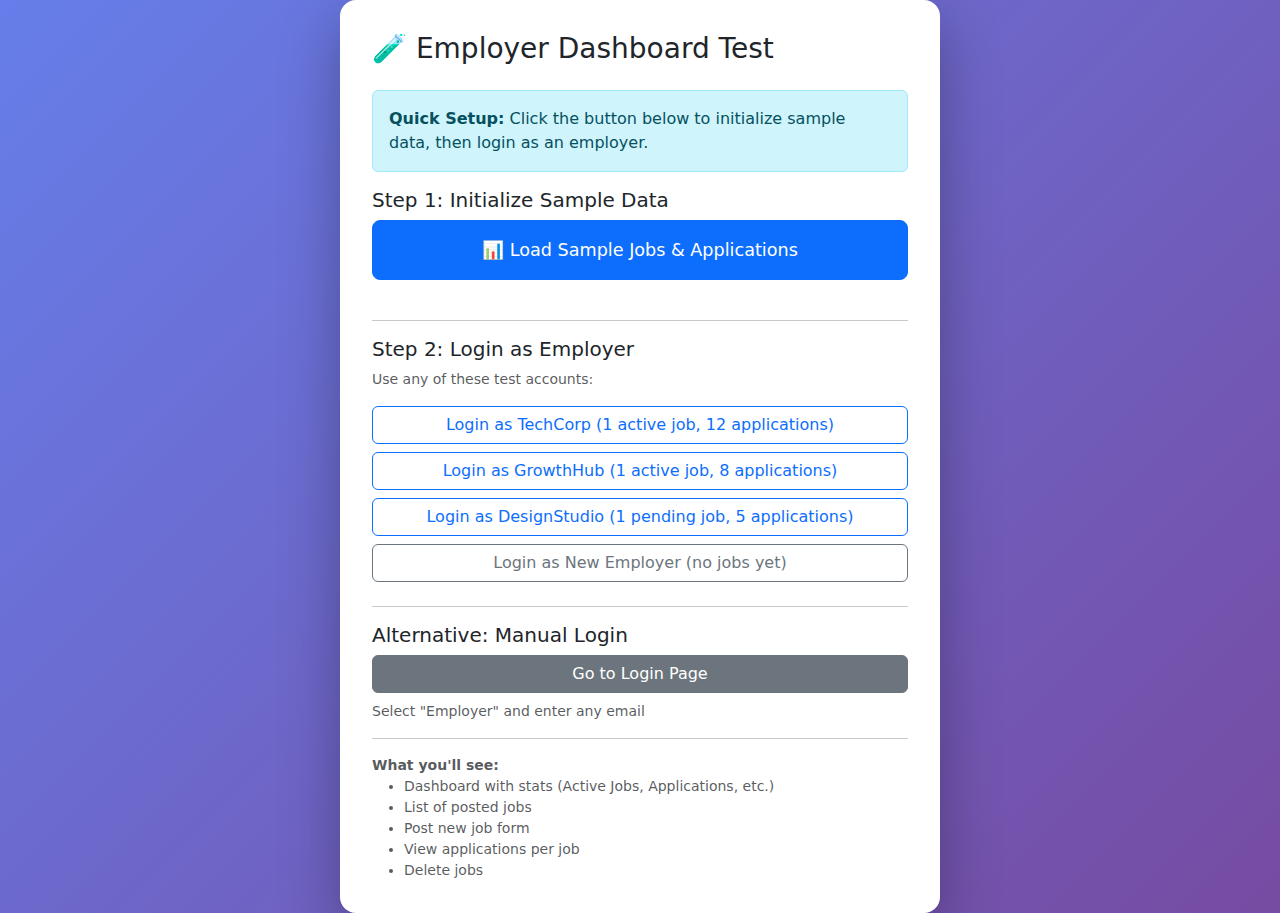
<file: employer/test.html>
<!DOCTYPE html>
<html lang="en">

<head>
  <meta charset="UTF-8">
  <meta name="viewport" content="width=device-width, initial-scale=1.0">
  <title>Employer Dashboard - Quick Test</title>
  <link href="https://cdn.jsdelivr.net/npm/bootstrap@5.3.2/dist/css/bootstrap.min.css" rel="stylesheet">
  <style>
    body {
      background: linear-gradient(135deg, #667eea 0%, #764ba2 100%);
      min-height: 100vh;
      display: flex;
      align-items: center;
      justify-content: center;
    }

    .test-card {
      background: white;
      border-radius: 16px;
      padding: 2rem;
      box-shadow: 0 20px 60px rgba(0, 0, 0, 0.3);
      max-width: 600px;
    }

    .btn-test {
      padding: 1rem;
      font-size: 1.1rem;
      border-radius: 8px;
    }
  </style>
</head>

<body>
  <div class="test-card">
    <h1 class="h3 mb-4">🧪 Employer Dashboard Test</h1>

    <div class="alert alert-info">
      <strong>Quick Setup:</strong> Click the button below to initialize sample data, then login as an employer.
    </div>

    <div class="mb-4">
      <h5>Step 1: Initialize Sample Data</h5>
      <button class="btn btn-primary btn-test w-100 mb-3" onclick="initData()">
        📊 Load Sample Jobs & Applications
      </button>
      <div id="dataStatus"></div>
    </div>

    <hr>

    <div class="mb-4">
      <h5>Step 2: Login as Employer</h5>
      <p class="small text-muted mb-3">Use any of these test accounts:</p>

      <div class="d-grid gap-2">
        <button class="btn btn-outline-primary" onclick="loginAs('employer@techcorp.com')">
          Login as TechCorp (1 active job, 12 applications)
        </button>
        <button class="btn btn-outline-primary" onclick="loginAs('employer@growthhub.com')">
          Login as GrowthHub (1 active job, 8 applications)
        </button>
        <button class="btn btn-outline-primary" onclick="loginAs('employer@designstudio.com')">
          Login as DesignStudio (1 pending job, 5 applications)
        </button>
        <button class="btn btn-outline-secondary" onclick="loginAs('newemployer@test.com')">
          Login as New Employer (no jobs yet)
        </button>
      </div>
    </div>

    <hr>

    <div>
      <h5>Alternative: Manual Login</h5>
      <a href="../login/login.html" class="btn btn-secondary w-100">Go to Login Page</a>
      <p class="small text-muted mt-2 mb-0">Select "Employer" and enter any email</p>
    </div>

    <hr>

    <div class="small text-muted">
      <strong>What you'll see:</strong>
      <ul class="mb-0">
        <li>Dashboard with stats (Active Jobs, Applications, etc.)</li>
        <li>List of posted jobs</li>
        <li>Post new job form</li>
        <li>View applications per job</li>
        <li>Delete jobs</li>
      </ul>
    </div>
  </div>

  <script src="../assets/js/core/storage.js"></script>
  <script src="../assets/js/core/sample-data.js"></script>
  <script>
    function initData() {
      const btn = event.target;
      btn.disabled = true;
      btn.textContent = 'Loading...';

      try {
        initializeSampleData();

        document.getElementById('dataStatus').innerHTML = `
          <div class="alert alert-success">
            ✅ Sample data loaded successfully!<br>
            <small>3 jobs and 3 applications created</small>
          </div>
        `;

        btn.textContent = '✅ Data Loaded';
        btn.classList.remove('btn-primary');
        btn.classList.add('btn-success');
      } catch (error) {
        document.getElementById('dataStatus').innerHTML = `
          <div class="alert alert-danger">
            ❌ Error loading data: ${error.message}
          </div>
        `;
        btn.disabled = false;
        btn.textContent = '📊 Load Sample Jobs & Applications';
      }
    }

    function loginAs(email) {
      // Save login
      const success = window.StorageManager.saveUserLogin(email, 'employer');

      if (success) {
        // Redirect to dashboard
        window.location.href = './dashboard.html';
      } else {
        alert('Login failed. Please try again.');
      }
    }
  </script>
</body>

</html>
</file>
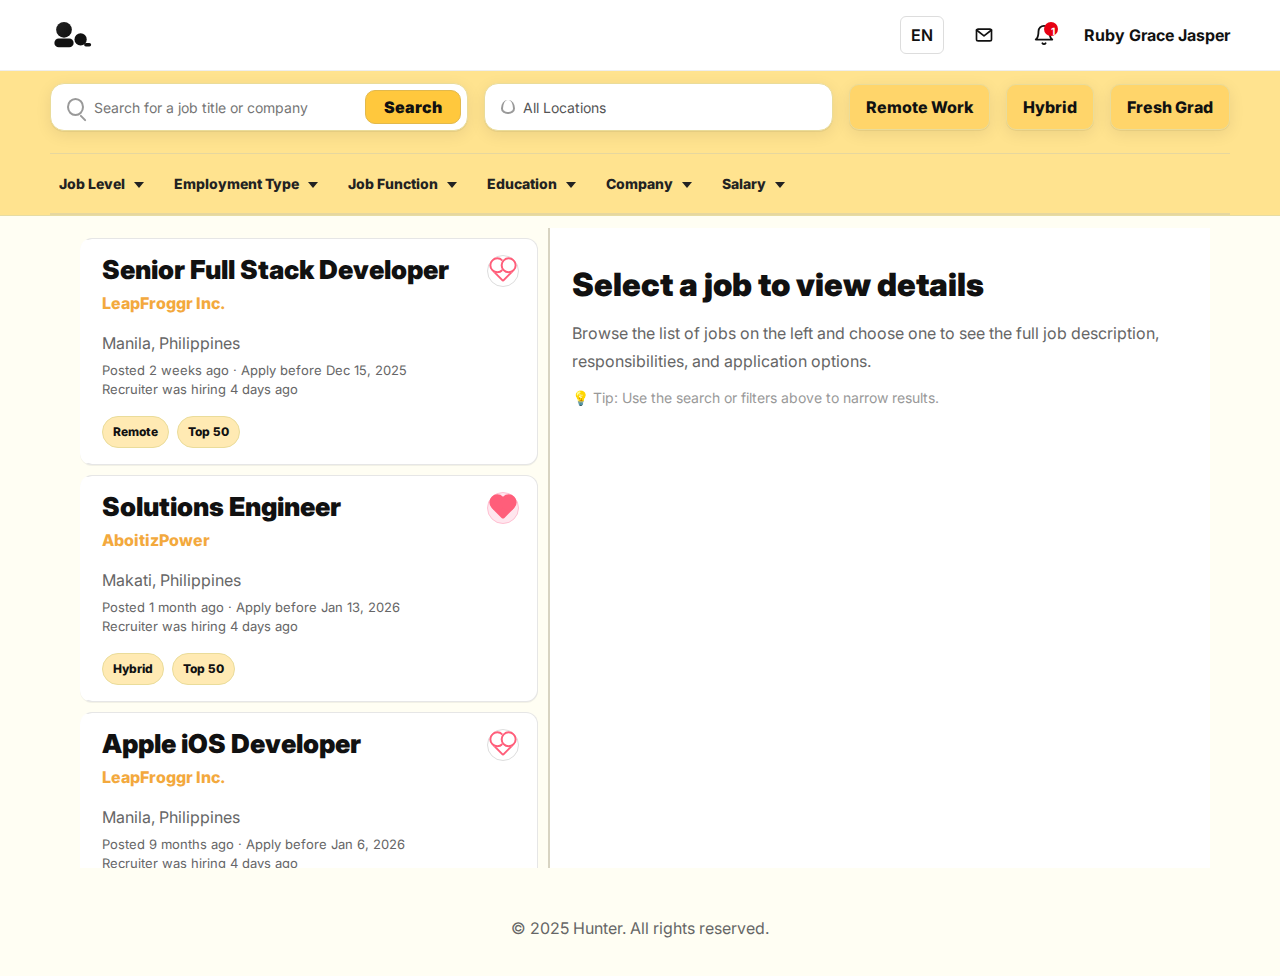
<file: job-listing/job-listing.html>
<!DOCTYPE html>
<html lang="en">

<head>
  <meta charset="utf-8" />
  <meta name="viewport" content="width=device-width, initial-scale=1" />
  <title>Hunter – Job Listing</title>
  <link rel="preconnect" href="https://fonts.googleapis.com">
  <link rel="preconnect" href="https://fonts.gstatic.com" crossorigin>
  <link href="https://fonts.googleapis.com/css2?family=Inter:wght@400;600;700;800;900&display=swap" rel="stylesheet">
  <link href="https://cdn.jsdelivr.net/npm/bootstrap@5.3.2/dist/css/bootstrap.min.css" rel="stylesheet">
  <link rel="stylesheet" href="../assets/css/base.css" />
  <link rel="stylesheet" href="./style.css" />
</head>

<body>
  <!-- Header -->
  <header class="site-header" role="banner">
    <div class="container navbar">
      <div class="nav-left">
        <button class="burger" aria-label="Open menu"><span></span><span></span><span></span></button>
        <a class="brand" href="../index.html" aria-label="Hunter home">
          <svg viewBox="0 0 48 48" xmlns="http://www.w3.org/2000/svg" aria-hidden="true">
            <defs>
              <linearGradient id="g" x1="0" y1="0" x2="1" y2="1">
                <stop offset="0" stop-color="#222" />
                <stop offset="1" stop-color="#111" />
              </linearGradient>
            </defs>
            <circle cx="16" cy="18" r="9" fill="url(#g)" />
            <rect x="5" y="28" width="22" height="10" rx="5" fill="#111" />
            <circle cx="35" cy="29" r="7" fill="#111" />
            <rect x="39" y="33" width="8" height="4" rx="2" fill="#111" />
          </svg>
        </a>
      </div>
      <div class="nav-right">
        <button class="lang" aria-label="Language">EN</button>
        <button class="icon-btn" aria-label="Mail">
          <svg width="26" height="20" viewBox="0 0 24 24" fill="none" stroke="#111" stroke-width="2"
            stroke-linecap="round" stroke-linejoin="round" aria-hidden="true">
            <rect x="3" y="5" width="18" height="14" rx="2"></rect>
            <polyline points="3,6 12,13 21,6"></polyline>
          </svg>
        </button>
        <button class="icon-btn" aria-label="Notifications">
          <svg width="22" height="22" viewBox="0 0 24 24" fill="none" stroke="#111" stroke-width="2"
            stroke-linecap="round" stroke-linejoin="round" aria-hidden="true">
            <path d="M18 8a6 6 0 10-12 0c0 7-3 9-3 9h18s-3-2-3-9"></path>
            <path d="M13.73 21a2 2 0 01-3.46 0"></path>
          </svg>
          <span class="badge">1</span>
        </button>
        <a class="user" href="../profile/profile.html"></a>
      </div>
    </div>
  </header>

  <!-- Search strip -->
  <section class="search-strip" aria-label="search">
    <div class="container search-row">
      <label class="search-input-wrapper" aria-label="Search jobs">
        <span class="search-ico" aria-hidden="true"></span>
        <input type="text" placeholder="Search for a job title or company" />
        <button class="search-btn" type="button">Search</button>
      </label>
      <label class="search-input-wrapper" aria-label="Location">
        <span class="pin" aria-hidden="true"></span>
        <select class="form-select" id="locationFilter" aria-label="Location filter">
          <option value="">All Locations</option>
        </select>
      </label>
      <div class="chips" aria-label="quick filters">
        <button class="chip">Remote Work</button>
        <button class="chip">Hybrid</button>
        <button class="chip">Fresh Grad</button>
      </div>
    </div>
    <div class="container filters-row" role="navigation" aria-label="Filters">
      <div class="d-flex flex-wrap align-items-center">
        <!-- Job Level Filter -->
        <div class="dropdown">
          <button class="btn dropdown-toggle" type="button" id="jobLevelFilter" data-bs-toggle="dropdown"
            aria-expanded="false">
            Job Level
          </button>
          <ul class="dropdown-menu" aria-labelledby="jobLevelFilter">
            <li><a class="dropdown-item" href="#" data-filter="level" data-value="">All Levels</a></li>
            <li>
              <hr class="dropdown-divider">
            </li>
            <li><a class="dropdown-item" href="#" data-filter="level" data-value="entry">Entry Level</a></li>
            <li><a class="dropdown-item" href="#" data-filter="level" data-value="mid">Mid Level</a></li>
            <li><a class="dropdown-item" href="#" data-filter="level" data-value="senior">Senior Level</a></li>
            <li><a class="dropdown-item" href="#" data-filter="level" data-value="lead">Lead / Manager</a></li>
            <li><a class="dropdown-item" href="#" data-filter="level" data-value="executive">Executive</a></li>
          </ul>
        </div>

        <!-- Employment Type Filter -->
        <div class="dropdown">
          <button class="btn dropdown-toggle" type="button" id="employmentTypeFilter" data-bs-toggle="dropdown"
            aria-expanded="false">
            Employment Type
          </button>
          <ul class="dropdown-menu" aria-labelledby="employmentTypeFilter">
            <li><a class="dropdown-item" href="#" data-filter="type" data-value="">All Types</a></li>
            <li>
              <hr class="dropdown-divider">
            </li>
            <li><a class="dropdown-item" href="#" data-filter="type" data-value="full-time">Full-time</a></li>
            <li><a class="dropdown-item" href="#" data-filter="type" data-value="part-time">Part-time</a></li>
            <li><a class="dropdown-item" href="#" data-filter="type" data-value="contract">Contract</a></li>
            <li><a class="dropdown-item" href="#" data-filter="type" data-value="freelance">Freelance</a></li>
            <li><a class="dropdown-item" href="#" data-filter="type" data-value="internship">Internship</a></li>
          </ul>
        </div>

        <!-- Job Function Filter -->
        <div class="dropdown">
          <button class="btn dropdown-toggle" type="button" id="jobFunctionFilter" data-bs-toggle="dropdown"
            aria-expanded="false">
            Job Function
          </button>
          <ul class="dropdown-menu" aria-labelledby="jobFunctionFilter">
            <li><a class="dropdown-item" href="#" data-filter="function" data-value="">All Functions</a></li>
            <li>
              <hr class="dropdown-divider">
            </li>
            <li><a class="dropdown-item" href="#" data-filter="function" data-value="it-software">IT & Software</a></li>
            <li><a class="dropdown-item" href="#" data-filter="function" data-value="engineering">Engineering</a></li>
            <li><a class="dropdown-item" href="#" data-filter="function" data-value="design">Design</a></li>
            <li><a class="dropdown-item" href="#" data-filter="function" data-value="marketing">Marketing</a></li>
            <li><a class="dropdown-item" href="#" data-filter="function" data-value="sales">Sales</a></li>
            <li><a class="dropdown-item" href="#" data-filter="function" data-value="finance">Finance</a></li>
          </ul>
        </div>

        <!-- Education Filter -->
        <div class="dropdown">
          <button class="btn dropdown-toggle" type="button" id="educationFilter" data-bs-toggle="dropdown"
            aria-expanded="false">
            Education
          </button>
          <ul class="dropdown-menu" aria-labelledby="educationFilter">
            <li><a class="dropdown-item" href="#" data-filter="education" data-value="">All Levels</a></li>
            <li>
              <hr class="dropdown-divider">
            </li>
            <li><a class="dropdown-item" href="#" data-filter="education" data-value="high-school">High School</a></li>
            <li><a class="dropdown-item" href="#" data-filter="education" data-value="associate">Associate Degree</a>
            </li>
            <li><a class="dropdown-item" href="#" data-filter="education" data-value="bachelor">Bachelor's Degree</a>
            </li>
            <li><a class="dropdown-item" href="#" data-filter="education" data-value="master">Master's Degree</a></li>
            <li><a class="dropdown-item" href="#" data-filter="education" data-value="phd">PhD / Doctorate</a></li>
          </ul>
        </div>

        <!-- Company Filter -->
        <div class="dropdown">
          <button class="btn dropdown-toggle" type="button" id="companyFilter" data-bs-toggle="dropdown"
            aria-expanded="false">
            Company
          </button>
          <ul class="dropdown-menu" aria-labelledby="companyFilter">
            <li><a class="dropdown-item" href="#" data-filter="company" data-value="">All Companies</a></li>
            <li>
              <hr class="dropdown-divider">
            </li>
            <li><a class="dropdown-item" href="#" data-filter="company" data-value="leapfroggr">LeapFroggr Inc.</a></li>
            <li><a class="dropdown-item" href="#" data-filter="company" data-value="aboitizpower">AboitizPower</a></li>
            <li><a class="dropdown-item" href="#" data-filter="company" data-value="seriousmd">Serious MD</a></li>
            <li><a class="dropdown-item" href="#" data-filter="company" data-value="techcorp">TechCorp Solutions</a>
            </li>
            <li><a class="dropdown-item" href="#" data-filter="company" data-value="buildtech">BuildTech Industries</a>
            </li>
            <li><a class="dropdown-item" href="#" data-filter="company" data-value="powergrid">PowerGrid Corp</a></li>
            <li><a class="dropdown-item" href="#" data-filter="company" data-value="designhub">DesignHub Studios</a>
            </li>
            <li><a class="dropdown-item" href="#" data-filter="company" data-value="marketpro">MarketPro Agency</a></li>
            <li><a class="dropdown-item" href="#" data-filter="company" data-value="salespro">SalesPro Corp</a></li>
            <li><a class="dropdown-item" href="#" data-filter="company" data-value="financehub">FinanceHub Corp</a></li>
          </ul>
        </div>

        <!-- Salary Filter -->
        <div class="dropdown">
          <button class="btn dropdown-toggle" type="button" id="salaryFilter" data-bs-toggle="dropdown"
            aria-expanded="false">
            Salary
          </button>
          <ul class="dropdown-menu" aria-labelledby="salaryFilter">
            <li><a class="dropdown-item" href="#" data-filter="salary" data-value="">All Ranges</a></li>
            <li>
              <hr class="dropdown-divider">
            </li>
            <li><a class="dropdown-item" href="#" data-filter="salary" data-value="0-20k">₱0 - ₱20,000</a></li>
            <li><a class="dropdown-item" href="#" data-filter="salary" data-value="20k-40k">₱20,000 - ₱40,000</a></li>
            <li><a class="dropdown-item" href="#" data-filter="salary" data-value="40k-60k">₱40,000 - ₱60,000</a></li>
            <li><a class="dropdown-item" href="#" data-filter="salary" data-value="60k-80k">₱60,000 - ₱80,000</a></li>
            <li><a class="dropdown-item" href="#" data-filter="salary" data-value="80k+">₱80,000+</a></li>
          </ul>
        </div>

        <!-- Clear All Filters Button -->
        <button class="btn btn-link text-danger ms-auto" id="clearFilters" style="display: none;">
          Clear All Filters
        </button>
      </div>
    </div>
  </section>

  <main class="jobs-main" role="main">
    <div class="container two-col">
      <!-- Results list -->
      <section class="results" aria-labelledby="results-heading">
        <h2 id="results-heading" class="visually-hidden">Job results</h2>
        <div class="list" role="list">
          <!-- Job cards will be populated by JavaScript from category-filter.js -->

          <!-- No results placeholder (hidden by default). Toggle visibility from JS when there are no items to show. -->
          <article class="job-card no-results" role="status" aria-live="polite"
            style="display:none; text-align: center; padding: 40px 18px;">
            <div style="margin-bottom: 20px;">
              <h3 class="job-title" style="margin-bottom: 12px;">No jobs found</h3>
              <p class="company" style="margin-bottom: 8px;">We couldn't find any jobs matching your filters.</p>
              <p class="place" style="color: #999;">Try clearing filters or adjusting your search.</p>
            </div>
            <button class="btn btn-sm" id="noResultsClearFilters"
              style="background: var(--accent); border: 1px solid #e2b94c; color: #111; font-weight: 900; border-radius: 8px; padding: 10px 20px;">Clear
              filters</button>
          </article>
        </div>
      </section>

      <!-- Details pane - Hidden on mobile, shown on desktop -->
      <aside class="details d-none d-lg-block" aria-labelledby="detail-title">
        <div class="hero">
          <div class="ribbon"><span>Serious MD</span></div>
        </div>

        <!-- Details placeholder shown by default. When a job is selected, hide this and show `.detail-card`. -->
        <div class="detail-placeholder" aria-hidden="false" style="padding: 18px 22px;">
          <div style="padding-top: 10px;">
            <h2 style="font-size: 32px; margin: 10px 0 16px; font-weight: 900;">Select a job to view details</h2>
            <p style="color: #666; line-height: 1.7; margin: 0 0 12px; font-size: 16px;">
              Browse the list of jobs on the left and choose one to see the full job description, responsibilities, and
              application options.
            </p>
            <p style="color: #999; font-size: 14px; margin: 0;">
              💡 Tip: Use the search or filters above to narrow results.
            </p>
          </div>
        </div>

        <!-- Existing detail card (hidden by default). JS should set style.display = '' when showing details for a selected job. -->
        <article class="detail-card" style="display:none;">
          <header class="detail-head">
            <div class="left">
              <h2 id="detail-title">Apple iOS Developer</h2>
              <p class="company-line"><a href="#">LeapFroggr Inc.</a></p>
              <p class="summary">Manila, Philippines • Full time • <span class="pill tiny">Remote</span></p>
            </div>
            <p class="posted">Posted about 9 month ago and deadline of application is on 6 Jan<br />Recruiter was hiring
              4 days ago</p>
          </header>

          <div class="cta-row">
            <button class="btn-primary">Apply Now</button>
            <button class="btn-ghost"><span class="ico heart" aria-hidden="true"></span> Save</button>
            <button class="btn-ghost"><span class="ico share" aria-hidden="true"></span> Share</button>
          </div>

          <section class="jd" aria-labelledby="jd-heading">
            <h3 id="jd-heading">Job Description</h3>
            <p>The Position is responsible for developing B2B and B2C iOS Apps.</p>
            <p>The person is responsible for developing native iOS applications that runs on both iPhone and iPad. The
              person should be able to translate the company’s needs into functional and appealing interactive
              applications.</p>

            <h4>Responsibilities</h4>
            <ul class="bullets">
              <li>Collaborate closely with product and design to ship features on time</li>
              <li>Write modern, scalable Swift with a focus on performance and UX</li>
              <li>Maintain quality with code reviews, testing, and documentation</li>
            </ul>
          </section>
        </article>
      </aside>
    </div>

    <!-- Mobile Offcanvas Drawer for Job Details (only shown on mobile/tablet) -->
    <div class="offcanvas offcanvas-end d-lg-none" tabindex="-1" id="jobDetailsOffcanvas"
      aria-labelledby="offcanvasJobTitle" style="width: 90%; max-width: 500px;">
      <div class="offcanvas-header"
        style="background: var(--yellow-100); border-bottom: 2px solid #e6d79f; padding: 16px 20px;">
        <div class="hero-mobile d-flex align-items-center">
          <div class="ribbon-mobile"
            style="background: #c89a53; color: #111; padding: 8px 14px; border-radius: 6px; font-weight: 900; font-size: 14px;">
            <span id="offcanvasCompanyName">Company Name</span>
          </div>
        </div>
        <button type="button" class="btn-close" data-bs-dismiss="offcanvas" aria-label="Close"></button>
      </div>
      <div class="offcanvas-body p-0" style="overflow-y: auto;">
        <article class="detail-card-mobile" style="padding: 18px 22px;">
          <header class="detail-head">
            <div class="left">
              <h2 id="offcanvasJobTitle" style="font-size: 28px; margin: 10px 0 6px; font-weight: 900;">Job Title</h2>
              <p class="company-line"><a href="#" id="offcanvasCompanyLink"
                  style="color: #f3a93d; font-weight: 800; text-decoration: none;">Company</a></p>
              <p class="summary" id="offcanvasJobSummary" style="color: #333;">Location • Type</p>
            </div>
            <p class="posted" id="offcanvasJobPosted"
              style="color: #444; font-size: 12px; line-height: 1.4; margin-top: 12px;">Posted info</p>
          </header>

          <div class="cta-row" style="display: flex; gap: 12px; align-items: center; margin: 18px 0 8px;">
            <button class="btn-primary">Apply Now</button>
            <button class="btn-ghost"><span class="ico heart" aria-hidden="true"></span> Save</button>
            <button class="btn-ghost"><span class="ico share" aria-hidden="true"></span> Share</button>
          </div>

          <section class="jd" style="border-top: 2px solid #d8d4c2; padding-top: 14px;">
            <h3 style="font-size: 22px; margin: 8px 0 10px; font-weight: 900;">Job Description</h3>
            <p id="offcanvasJobDescription" style="color: #222; line-height: 1.7; margin: 8px 0;">Description</p>

            <h4 style="font-size: 18px; margin: 18px 0 10px;">Responsibilities</h4>
            <ul class="bullets" id="offcanvasJobResponsibilities" style="margin: 0 0 18px 18px;">
              <li style="margin: 6px 0; line-height: 1.5;">Responsibility item</li>
            </ul>
          </section>
        </article>
      </div>
    </div>
  </main>

  <footer class="site-footer">
    <div class="container">© 2025 Hunter. All rights reserved.</div>
  </footer>

  <!-- Scripts -->
  <script src="https://cdn.jsdelivr.net/npm/bootstrap@5.3.2/dist/js/bootstrap.bundle.min.js"></script>
  <script src="../assets/js/core/utils.js"></script>
  <script src="../assets/js/core/storage.js"></script>
  <script src="../assets/js/core/header.js"></script>
  <script src="../assets/js/core/auth.js"></script>
  <script src="../assets/js/modules/performance.js"></script>
  <script src="../assets/js/modules/category-filter.js"></script>
  <script src="../assets/js/modules/job-filters.js"></script>
  <script src="../assets/js/modules/location-filter.js"></script>
  <script src="../assets/js/job-seeker/jobs.js"></script>
</body>

</html>
</file>
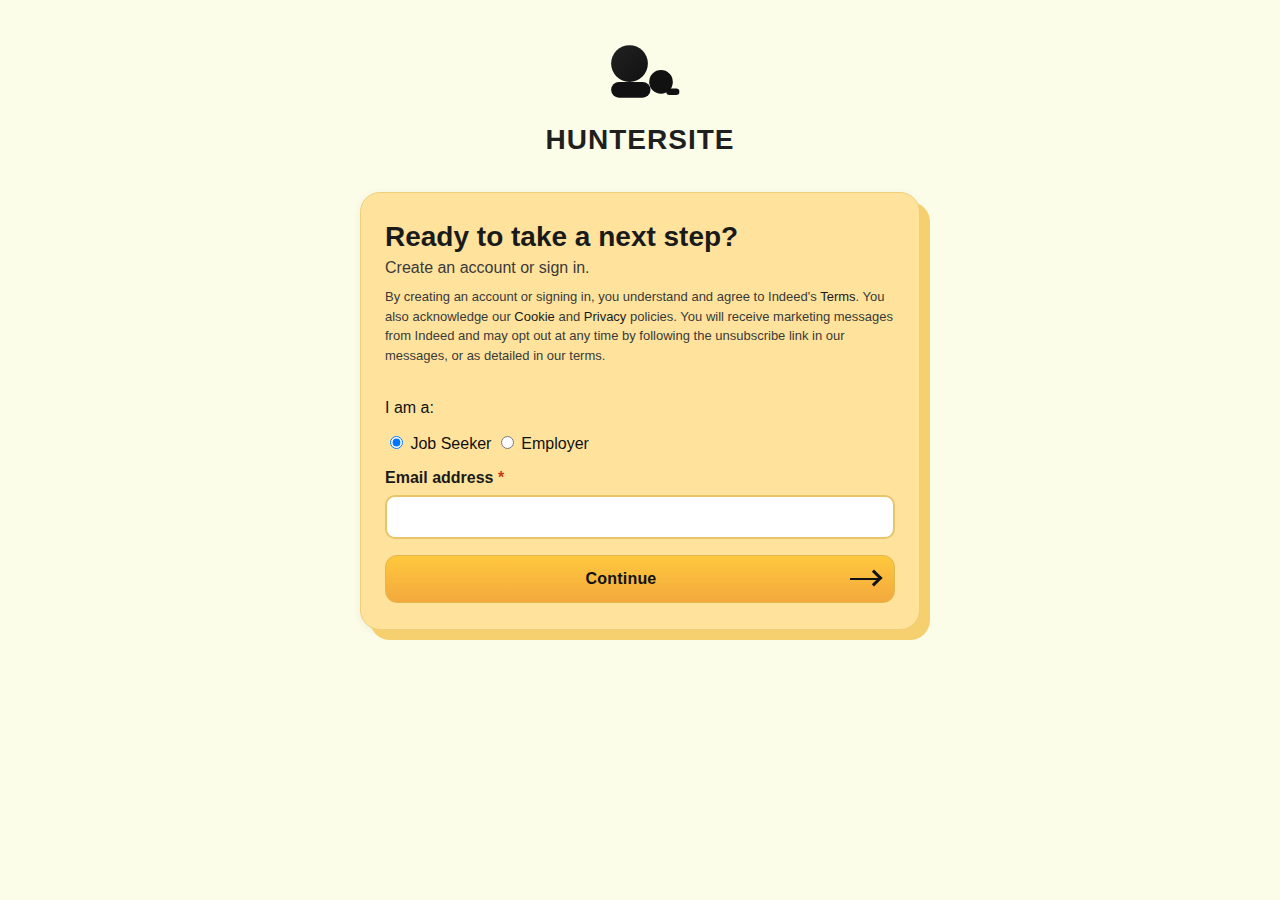
<file: login/login.html>
<!DOCTYPE html>
<html lang="en">

<head>
  <meta charset="utf-8" />
  <meta name="viewport" content="width=device-width, initial-scale=1" />
  <title>Huntersite – Login</title>
  <link rel="stylesheet" href="../assets/css/base.css" />
  <link rel="stylesheet" href="./style.css" />
</head>

<body class="login-bg">
  <header class="brand-hero" role="banner">
    <div class="brand-mark" aria-hidden="true">
      <!-- Simple emblem -->
      <svg viewBox="0 0 64 64" xmlns="http://www.w3.org/2000/svg">
        <defs>
          <linearGradient id="markG" x1="0" y1="0" x2="1" y2="1">
            <stop offset="0" stop-color="#222" />
            <stop offset="1" stop-color="#111" />
          </linearGradient>
        </defs>
        <circle cx="24" cy="24" r="14" fill="url(#markG)" />
        <rect x="10" y="38" width="30" height="12" rx="6" fill="#111" />
        <circle cx="48" cy="38" r="9" fill="#111" />
        <rect x="52" y="43" width="10" height="5" rx="2.5" fill="#111" />
      </svg>
    </div>
    <h1 class="brand-name">HUNTERSITE</h1>
  </header>

  <main class="auth" role="main">
    <section class="auth-card" aria-labelledby="auth-title">
      <div class="auth-card__inner">
        <header class="auth-header">
          <h2 id="auth-title">Ready to take a next step?</h2>
          <p class="auth-sub">Create an account or sign in.</p>
        </header>

        <p class="auth-terms">
          By creating an account or signing in, you understand and agree to Indeed's
          <a href="#" class="link">Terms</a>. You also acknowledge our <a href="#" class="link">Cookie</a> and
          <a href="#" class="link">Privacy</a> policies. You will receive marketing messages from Indeed and may opt out
          at
          any time by following the unsubscribe link in our messages, or as detailed in our terms.
        </p>

        <!-- Social login buttons commented out - not implemented yet
        <div class="auth-actions">
          <button class="btn-social">
            <span class="ico google" aria-hidden="true">
              <svg viewBox="0 0 24 24" width="20" height="20" xmlns="http://www.w3.org/2000/svg">
                <path fill="#EA4335"
                  d="M12 10.2h10.1c.1.6.1 1.2.1 1.8 0 6-4 10.3-10.2 10.3-5.9 0-10.7-4.8-10.7-10.7S6.1 1 12 1c2.6 0 4.8.9 6.6 2.4l-2.7 2.7C14.8 5 13.5 4.6 12 4.6 8.5 4.6 5.7 7.4 5.7 11s2.8 6.4 6.3 6.4c3.3 0 5.5-1.9 5.9-4.5H12v-2.7z" />
              </svg>
            </span>
            <span class="btn-text underline">Continue with Google</span>
          </button>

          <button class="btn-social">
            <span class="ico apple" aria-hidden="true">
              <svg viewBox="0 0 24 24" width="20" height="20" xmlns="http://www.w3.org/2000/svg">
                <path fill="#111"
                  d="M16.365 13.52c-.03-3.05 2.492-4.51 2.607-4.58-1.42-2.07-3.62-2.35-4.4-2.38-1.87-.19-3.65 1.11-4.6 1.11-.96 0-2.41-1.08-3.97-1.05-2.03.03-3.93 1.19-4.98 3.03-2.12 3.67-.54 9.1 1.5 12.08 1 1.44 2.19 3.04 3.75 2.98 1.5-.06 2.07-.96 3.89-.96 1.82 0 2.34.96 3.95.93 1.63-.03 2.66-1.46 3.66-2.9 1.15-1.68 1.62-3.31 1.64-3.39-.04-.02-3.15-1.21-3.11-4.86zM13.74 4.78c.83-1 1.39-2.4 1.24-3.78-1.2.05-2.64.8-3.49 1.8-.77.89-1.45 2.3-1.27 3.65 1.33.1 2.69-.67 3.52-1.67z" />
              </svg>
            </span>
            <span class="btn-text">Continue with Apple</span>
          </button>
        </div>

        <div class="divider" role="separator" aria-label="or">or</div>
        -->

        <form class="auth-form" action="../job-listing/job-listing.html" method="get" novalidate>
          <label class="field">
            <span class="label">Email address <span class="req">*</span></span>
            <input class="input" type="email" name="email" autocomplete="email" required placeholder="" />
          </label>
          <button class="btn-primary-lg" type="submit">
            <span>Continue</span>
            <span class="arrow" aria-hidden="true"></span>
          </button>
        </form>
      </div>
    </section>
  </main>

  <!-- Scripts - Load utilities first -->
  <script src="../assets/js/core/utils.js"></script>
  <script src="../assets/js/core/storage.js"></script>
  <script src="../assets/js/core/auth.js"></script>
</body>

</html>
</file>
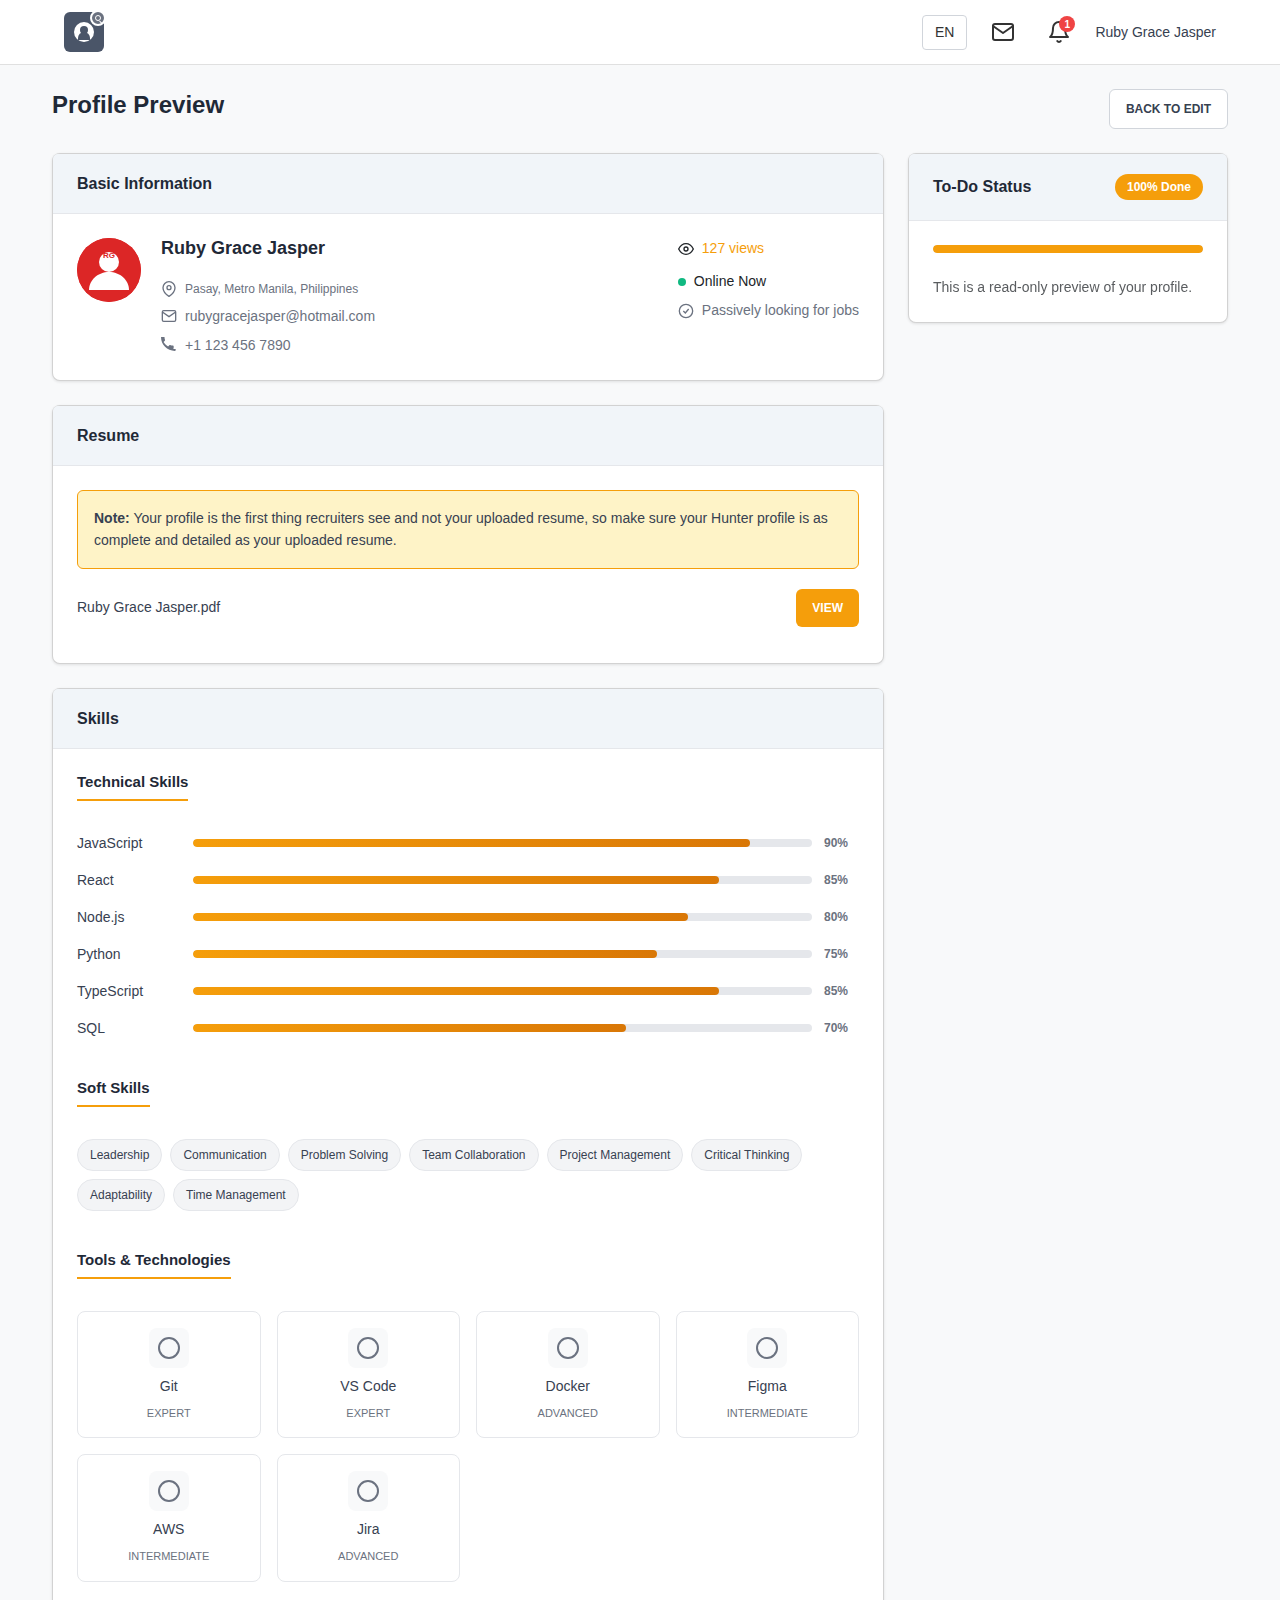
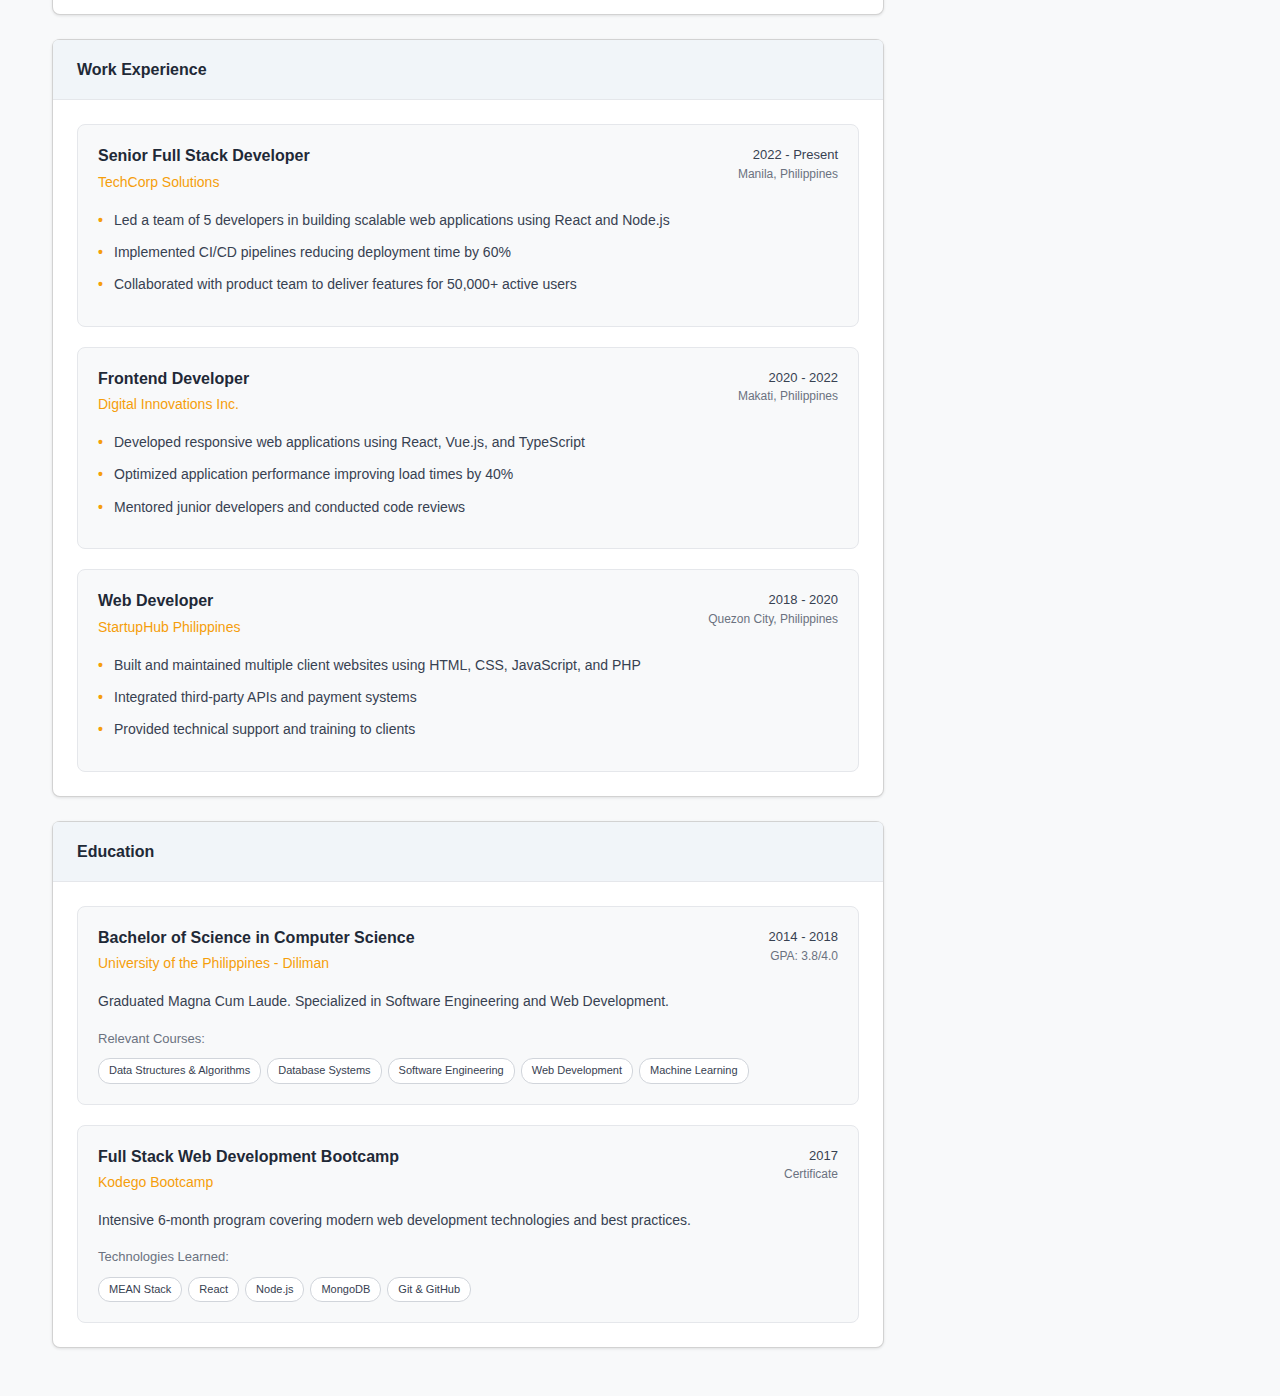
<file: profile/preview.html>
<!DOCTYPE html>
<html lang="en">

<head>
  <meta charset="UTF-8" />
  <meta name="viewport" content="width=device-width, initial-scale=1.0" />
  <title>Profile Preview - Hunter</title>
  <link href="https://cdn.jsdelivr.net/npm/bootstrap@5.3.2/dist/css/bootstrap.min.css" rel="stylesheet" />
  <link rel="stylesheet" href="../assets/css/base.css" />
  <link rel="stylesheet" href="./style.css" />
</head>

<body>
  <!-- Header Navigation -->
  <header class="header">
    <nav class="navbar">
      <div class="nav-left">
        <button class="menu-toggle" aria-label="Menu">
          <span class="hamburger"></span>
          <span class="hamburger"></span>
          <span class="hamburger"></span>
        </button>
        <div class="logo">
          <div class="logo-icon">
            <div class="person-icon"></div>
            <div class="search-icon"></div>
          </div>
        </div>
      </div>

      <div class="nav-right">
        <button class="lang-btn">EN</button>
        <button class="icon-btn mail-btn" aria-label="Mail">
          <svg width="24" height="24" viewBox="0 0 24 24" fill="none" xmlns="http://www.w3.org/2000/svg">
            <path d="M4 4H20C21.1 4 22 4.9 22 6V18C22 19.1 21.1 20 20 20H4C2.9 20 2 19.1 2 18V6C2 4.9 2.9 4 4 4Z"
              stroke="currentColor" stroke-width="2" stroke-linecap="round" stroke-linejoin="round" />
            <polyline points="22,6 12,13 2,6" stroke="currentColor" stroke-width="2" stroke-linecap="round"
              stroke-linejoin="round" />
          </svg>
        </button>
        <button class="icon-btn notification-btn" aria-label="Notifications">
          <svg width="24" height="24" viewBox="0 0 24 24" fill="none" xmlns="http://www.w3.org/2000/svg">
            <path
              d="M18 8C18 6.4087 17.3679 4.88258 16.2426 3.75736C15.1174 2.63214 13.5913 2 12 2C10.4087 2 8.88258 2.63214 7.75736 3.75736C6.63214 4.88258 6 6.4087 6 8C6 15 3 17 3 17H21C21 17 18 15 18 8Z"
              stroke="currentColor" stroke-width="2" stroke-linecap="round" stroke-linejoin="round" />
            <path
              d="M13.73 21C13.5542 21.3031 13.3019 21.5547 12.9982 21.7295C12.6946 21.9044 12.3504 21.9965 12 21.9965C11.6496 21.9965 11.3054 21.9044 11.0018 21.7295C10.6982 21.5547 10.4458 21.3031 10.27 21"
              stroke="currentColor" stroke-width="2" stroke-linecap="round" stroke-linejoin="round" />
          </svg>
          <span class="notification-badge">1</span>
        </button>
        <div class="user-profile">
          <span class="user-name"></span>
        </div>
      </div>
    </nav>
  </header>

  <main class="main-content">
    <div class="container">
      <div class="page-header">
        <h1 class="page-title">Profile Preview</h1>
        <div class="page-actions">
          <a href="./profile.html" class="btn-secondary">BACK TO EDIT</a>
        </div>
      </div>

      <div class="content-grid">
        <div class="left-column grid-left">
          <!-- Basic Information -->
          <section class="card basic-info-card">
            <div class="card-header">
              <h2 class="section-title">Basic Information</h2>
            </div>
            <div class="card-content">
              <div class="profile-info">
                <div class="profile-avatar">
                  <img id="pp-avatar" src="" alt="Profile Avatar" class="avatar-img" />
                </div>
                <div class="profile-details">
                  <div class="profile-main">
                    <div class="profile-header-info">
                      <div class="name-section">
                        <h3 id="pp-name" class="profile-name">—</h3>
                      </div>
                      <div class="contact-info">
                        <div class="contact-item location">
                          <svg width="16" height="16" viewBox="0 0 24 24" fill="none">
                            <path
                              d="M21 10C21 17 12 23 12 23S3 17 3 10C3 7.61305 3.94821 5.32387 5.63604 3.63604C7.32387 1.94821 9.61305 1 12 1C14.3869 1 16.6761 1.94821 18.3639 3.63604C20.0518 5.32387 21 7.61305 21 10Z"
                              stroke="currentColor" stroke-width="2" />
                            <circle cx="12" cy="10" r="3" stroke="currentColor" stroke-width="2" />
                          </svg>
                          <span id="pp-location">—</span>
                        </div>
                        <div class="contact-item email">
                          <svg width="16" height="16" viewBox="0 0 24 24" fill="none">
                            <path
                              d="M4 4H20C21.1 4 22 4.9 22 6V18C22 19.1 21.1 20 20 20H4C2.9 20 2 19.1 2 18V6C2 4.9 2.9 4 4 4Z"
                              stroke="currentColor" stroke-width="2" />
                            <polyline points="22,6 12,13 2,6" stroke="currentColor" stroke-width="2" />
                          </svg>
                          <span id="pp-email">—</span>
                        </div>
                        <div class="contact-item phone">
                          <svg width="16" height="16" viewBox="0 0 24 24" fill="none">
                            <path
                              d="M22 16.92V19.92C22 20.52 21.39 21 20.84 21C9.28 21 0 11.72 0 0.16C0 -0.39 0.48 -1 1.08 -1H4.09C4.69 -1 5.23 -0.47 5.23 0.09C5.23 1.58 5.52 3.01 6.05 4.33C6.2 4.7 6.09 5.15 5.76 5.47L3.9 7.33C5.51 10.24 7.75 12.48 10.67 14.09L12.53 12.23C12.85 11.9 13.3 11.79 13.67 11.94C14.99 12.47 16.42 12.76 17.91 12.76C18.47 12.76 19 13.3 19 13.91V16.92C19 17.52 18.47 18 17.91 18H22Z"
                              fill="currentColor" />
                          </svg>
                          <span id="pp-phone">—</span>
                        </div>
                      </div>
                    </div>
                  </div>
                </div>
                <div class="profile-stats">
                  <div class="stat-item views">
                    <svg width="16" height="16" viewBox="0 0 24 24" fill="none">
                      <path d="M1 12S5 4 12 4S23 12 23 12S19 20 12 20S1 12 1 12Z" stroke="currentColor"
                        stroke-width="2" />
                      <circle cx="12" cy="12" r="3" stroke="currentColor" stroke-width="2" />
                    </svg>
                    <span class="stat-number" id="pp-views">0 views</span>
                  </div>
                  <div class="profile-status">
                    <div class="status-item">
                      <div id="pp-online-dot" class="status-indicator"></div>
                      <span>Online Now</span>
                    </div>
                    <div class="status-item job-status">
                      <svg width="16" height="16" viewBox="0 0 24 24" fill="none">
                        <circle cx="12" cy="12" r="10" stroke="currentColor" stroke-width="2" />
                        <path d="M8 12L11 15L16 9" stroke="currentColor" stroke-width="2" />
                      </svg>
                      <span id="pp-job-status">—</span>
                    </div>
                  </div>
                </div>
              </div>
            </div>
          </section>

          <!-- Resume -->
          <section class="card resume-card">
            <div class="card-header">
              <h2 class="section-title">Resume</h2>
            </div>
            <div class="card-content">
              <p class="resume-note">
                <strong>Note:</strong> Your profile is the first thing recruiters see and not your uploaded resume, so
                make sure your Hunter profile is as complete and detailed as your uploaded resume.
              </p>

              <div class="file-upload-section">
                <div class="file-info">
                  <span id="pp-resume-name" class="file-name">—</span>
                </div>
                <a id="pp-resume-link" class="btn-primary update-btn" href="#" target="_blank"
                  rel="noopener noreferrer">VIEW</a>
              </div>
            </div>
          </section>

          <!-- Skills -->
          <section class="card skills-card">
            <div class="card-header">
              <h2 class="section-title">Skills</h2>
            </div>
            <div class="card-content">
              <div class="skills-container">
                <div class="skills-category">
                  <h4 class="category-title">Technical Skills</h4>
                  <div id="pp-tech-skills" class="skills-grid"></div>
                </div>

                <div class="skills-category">
                  <h4 class="category-title">Soft Skills</h4>
                  <div id="pp-soft-skills" class="skills-tags"></div>
                </div>

                <div class="skills-category">
                  <h4 class="category-title">Tools & Technologies</h4>
                  <div id="pp-tools" class="tools-grid"></div>
                </div>
              </div>
            </div>
          </section>

          <!-- Work Experience -->
          <section class="card experience-card">
            <div class="card-header">
              <h2 class="section-title">Work Experience</h2>
            </div>
            <div class="card-content">
              <div id="pp-experience" class="experience-list"></div>
            </div>
          </section>

          <!-- Education -->
          <section class="card education-card">
            <div class="card-header">
              <h2 class="section-title">Education</h2>
            </div>
            <div class="card-content">
              <div id="pp-education" class="education-list"></div>
            </div>
          </section>
        </div>

        <!-- Right Column - To-Do List (Preview shows status only) -->
        <aside class="right-column grid-right">
          <div class="card todo-card">
            <div class="card-header">
              <h2 class="section-title">To-Do Status</h2>
              <div class="progress-badge">
                <span class="progress-text">—</span>
              </div>
            </div>
            <div class="card-content">
              <div class="progress-section">
                <div class="progress-bar">
                  <div class="progress-fill" style="width: 56%"></div>
                </div>
              </div>
              <p class="text-muted mb-0">This is a read-only preview of your profile.</p>
            </div>
          </div>
        </aside>
      </div>
    </div>
  </main>

  <script src="https://cdn.jsdelivr.net/npm/bootstrap@5.3.2/dist/js/bootstrap.bundle.min.js"></script>
  <script src="../assets/js/core/storage.js"></script>
  <script src="../assets/js/core/header.js"></script>
  <script src="../assets/js/job-seeker/profile-preview.js"></script>
</body>

</html>
</file>
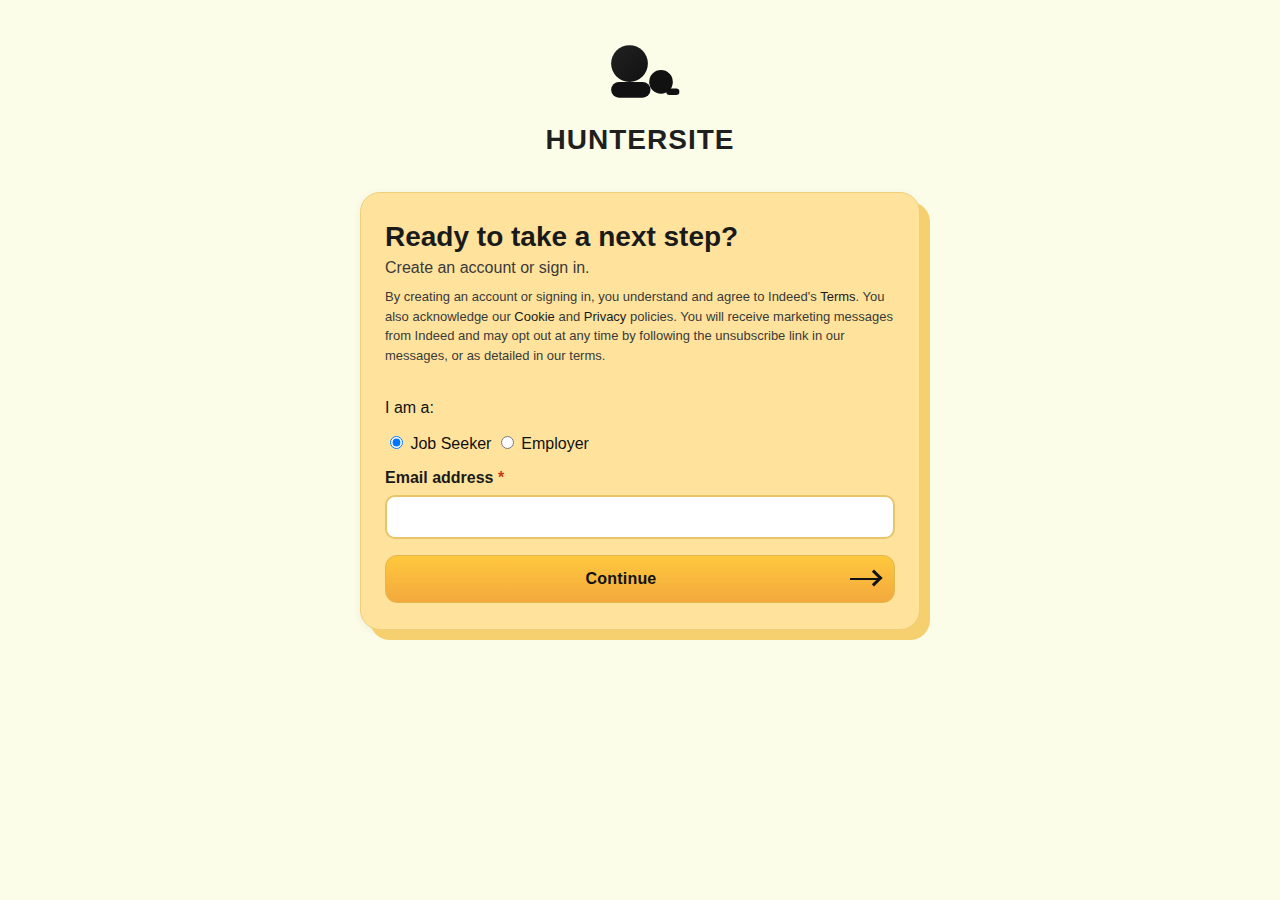
<file: profile/profile.html>
<!DOCTYPE html>
<html lang="en">

<head>
  <meta charset="UTF-8">
  <meta name="viewport" content="width=device-width, initial-scale=1.0">
  <title>Profile - Hunter</title>
  <link href="https://cdn.jsdelivr.net/npm/bootstrap@5.3.2/dist/css/bootstrap.min.css" rel="stylesheet">
  <link rel="stylesheet" href="../assets/css/base.css">
  <link rel="stylesheet" href="./style.css">
</head>

<body>
  <!-- Header Navigation -->
  <header class="header">
    <nav class="navbar">
      <div class="nav-left">
        <button class="menu-toggle" aria-label="Menu">
          <span class="hamburger"></span>
          <span class="hamburger"></span>
          <span class="hamburger"></span>
        </button>
        <div class="logo">
          <div class="logo-icon">
            <div class="person-icon"></div>
            <div class="search-icon"></div>
          </div>
        </div>
      </div>

      <div class="nav-right">
        <button class="lang-btn">EN</button>
        <button class="icon-btn mail-btn" aria-label="Mail">
          <svg width="24" height="24" viewBox="0 0 24 24" fill="none" xmlns="http://www.w3.org/2000/svg">
            <path d="M4 4H20C21.1 4 22 4.9 22 6V18C22 19.1 21.1 20 20 20H4C2.9 20 2 19.1 2 18V6C2 4.9 2.9 4 4 4Z"
              stroke="currentColor" stroke-width="2" stroke-linecap="round" stroke-linejoin="round" />
            <polyline points="22,6 12,13 2,6" stroke="currentColor" stroke-width="2" stroke-linecap="round"
              stroke-linejoin="round" />
          </svg>
        </button>
        <button class="icon-btn notification-btn" aria-label="Notifications">
          <svg width="24" height="24" viewBox="0 0 24 24" fill="none" xmlns="http://www.w3.org/2000/svg">
            <path
              d="M18 8C18 6.4087 17.3679 4.88258 16.2426 3.75736C15.1174 2.63214 13.5913 2 12 2C10.4087 2 8.88258 2.63214 7.75736 3.75736C6.63214 4.88258 6 6.4087 6 8C6 15 3 17 3 17H21C21 17 18 15 18 8Z"
              stroke="currentColor" stroke-width="2" stroke-linecap="round" stroke-linejoin="round" />
            <path
              d="M13.73 21C13.5542 21.3031 13.3019 21.5547 12.9982 21.7295C12.6946 21.9044 12.3504 21.9965 12 21.9965C11.6496 21.9965 11.3054 21.9044 11.0018 21.7295C10.6982 21.5547 10.4458 21.3031 10.27 21"
              stroke="currentColor" stroke-width="2" stroke-linecap="round" stroke-linejoin="round" />
          </svg>
          <span class="notification-badge">1</span>
        </button>
        <div class="user-profile">
          <span class="user-name"></span>
        </div>
      </div>
    </nav>
  </header>

  <!-- Main Content -->
  <main class="main-content">
    <div class="container">
      <!-- Page Header -->
      <div class="page-header">
        <h1 class="page-title">Profile</h1>
        <div class="page-actions">
          <a class="btn-secondary" href="./preview.html">PREVIEW PROFILE</a>
          <button class="btn-primary">SUBMIT PROFILE</button>
        </div>
      </div>

      <!-- Content Grid -->
      <div class="content-grid">
        <!-- Left Column -->
        <div class="left-column grid-left">
          <!-- Basic Information Section -->
          <section class="card basic-info-card">
            <div class="card-header">
              <h2 class="section-title" data-bs-toggle="collapse" data-bs-target="#basicInfoCollapse"
                aria-expanded="true" aria-controls="basicInfoCollapse" role="button">
                <span class="expand-icon">▼</span>
                Basic Information
              </h2>
              <button class="edit-btn" data-section="basic-info" onclick="event.stopPropagation();">EDIT</button>
            </div>

            <div class="collapse show" id="basicInfoCollapse">
              <div class="card-content">
                <div class="profile-info">
                  <div class="profile-avatar">
                    <img src="../assets/images/profile/profile-avatar.svg" alt="Profile Avatar" class="avatar-img">
                    <div class="avatar-edit">@</div>
                  </div>

                  <div class="profile-details">
                    <div class="profile-main">
                      <div class="profile-header-info">
                        <div class="name-section">
                          <h3 class="profile-name"></h3>
                          <div class="profile-icons">
                            <svg class="profile-icon" width="16" height="16" viewBox="0 0 24 24" fill="none">
                              <path d="M12 2L15.09 8.26L22 9L17 14L18.18 21L12 17.77L5.82 21L7 14L2 9L8.91 8.26L12 2Z"
                                fill="currentColor" />
                            </svg>
                          </div>
                        </div>

                        <div class="contact-info">
                          <div class="contact-item location">
                            <svg width="16" height="16" viewBox="0 0 24 24" fill="none">
                              <path
                                d="M21 10C21 17 12 23 12 23S3 17 3 10C3 7.61305 3.94821 5.32387 5.63604 3.63604C7.32387 1.94821 9.61305 1 12 1C14.3869 1 16.6761 1.94821 18.3639 3.63604C20.0518 5.32387 21 7.61305 21 10Z"
                                stroke="currentColor" stroke-width="2" />
                              <circle cx="12" cy="10" r="3" stroke="currentColor" stroke-width="2" />
                            </svg>
                            <span></span>
                          </div>

                          <div class="contact-item email">
                            <svg width="16" height="16" viewBox="0 0 24 24" fill="none">
                              <path
                                d="M4 4H20C21.1 4 22 4.9 22 6V18C22 19.1 21.1 20 20 20H4C2.9 20 2 19.1 2 18V6C2 4.9 2.9 4 4 4Z"
                                stroke="currentColor" stroke-width="2" />
                              <polyline points="22,6 12,13 2,6" stroke="currentColor" stroke-width="2" />
                            </svg>
                            <span></span>
                          </div>

                          <div class="contact-item phone">
                            <svg width="16" height="16" viewBox="0 0 24 24" fill="none">
                              <path
                                d="M22 16.92V19.92C22 20.52 21.39 21 20.84 21C9.28 21 0 11.72 0 0.16C0 -0.39 0.48 -1 1.08 -1H4.09C4.69 -1 5.23 -0.47 5.23 0.09C5.23 1.58 5.52 3.01 6.05 4.33C6.2 4.7 6.09 5.15 5.76 5.47L3.9 7.33C5.51 10.24 7.75 12.48 10.67 14.09L12.53 12.23C12.85 11.9 13.3 11.79 13.67 11.94C14.99 12.47 16.42 12.76 17.91 12.76C18.47 12.76 19 13.3 19 13.91V16.92C19 17.52 18.47 18 17.91 18H22Z"
                                fill="currentColor" />
                            </svg>
                            <span></span>
                          </div>
                        </div>
                      </div>
                    </div>
                  </div>

                  <div class="profile-stats">
                    <div class="stat-item views">
                      <svg width="16" height="16" viewBox="0 0 24 24" fill="none">
                        <path d="M1 12S5 4 12 4S23 12 23 12S19 20 12 20S1 12 1 12Z" stroke="currentColor"
                          stroke-width="2" />
                        <circle cx="12" cy="12" r="3" stroke="currentColor" stroke-width="2" />
                      </svg>
                      <span class="stat-number">11 views</span>
                    </div>

                    <div class="profile-status">
                      <div class="status-item">
                        <div class="status-indicator online"></div>
                        <span>Online Now</span>
                      </div>

                      <div class="status-item job-status">
                        <svg width="16" height="16" viewBox="0 0 24 24" fill="none">
                          <circle cx="12" cy="12" r="10" stroke="currentColor" stroke-width="2" />
                          <path d="M8 12L11 15L16 9" stroke="currentColor" stroke-width="2" />
                        </svg>
                        <span>Passively looking for jobs</span>
                      </div>
                    </div>
                  </div>
                </div>
              </div>
          </section>

          <!-- Resume Section -->
          <section class="card resume-card">
            <div class="card-header">
              <h2 class="section-title" data-bs-toggle="collapse" data-bs-target="#resumeCollapse" aria-expanded="true"
                aria-controls="resumeCollapse" role="button">
                <span class="expand-icon">▼</span>
                Resume
              </h2>
              <button class="edit-btn" data-section="resume" onclick="event.stopPropagation();">EDIT</button>
            </div>

            <div class="collapse show" id="resumeCollapse">
              <div class="card-content">
                <p class="resume-note">
                  <strong>Note:</strong> Your profile is the first thing recruiters see and not your uploaded resume, so
                  make sure your Hunter profile is as complete and detailed as your uploaded resume.
                </p>

                <div class="file-upload-section">
                  <div class="file-info">
                    <span class="file-name"></span>
                    <button class="remove-file" aria-label="Remove file">×</button>
                  </div>
                  <button class="btn-primary update-btn">UPDATE</button>
                </div>

                <p class="file-requirements">
                  Acceptable file types are DOC, DOCX, PDF, and RTF. <strong>Max file size is 10 MB.</strong>
                </p>
              </div>
            </div>
          </section>

          <!-- Skills Section -->
          <section class="card skills-card">
            <div class="card-header">
              <h2 class="section-title" data-bs-toggle="collapse" data-bs-target="#skillsCollapse" aria-expanded="true"
                aria-controls="skillsCollapse" role="button">
                <span class="expand-icon">▼</span>
                Skills
              </h2>
              <button class="add-btn" data-section="skills" onclick="event.stopPropagation();">ADD</button>
            </div>

            <div class="collapse show" id="skillsCollapse">
              <div class="card-content">
                <div class="skills-container">
                  <!-- Technical Skills -->
                  <div class="skills-category">
                    <h4 class="category-title">Technical Skills</h4>
                    <div class="skills-grid">
                      <div class="skill-item">
                        <span class="skill-name">JavaScript</span>
                        <div class="skill-level">
                          <div class="skill-bar">
                            <div class="skill-progress" style="width: 90%"></div>
                          </div>
                          <span class="skill-percentage">90%</span>
                        </div>
                      </div>

                      <div class="skill-item">
                        <span class="skill-name">React</span>
                        <div class="skill-level">
                          <div class="skill-bar">
                            <div class="skill-progress" style="width: 85%"></div>
                          </div>
                          <span class="skill-percentage">85%</span>
                        </div>
                      </div>

                      <div class="skill-item">
                        <span class="skill-name">Node.js</span>
                        <div class="skill-level">
                          <div class="skill-bar">
                            <div class="skill-progress" style="width: 80%"></div>
                          </div>
                          <span class="skill-percentage">80%</span>
                        </div>
                      </div>

                      <div class="skill-item">
                        <span class="skill-name">Python</span>
                        <div class="skill-level">
                          <div class="skill-bar">
                            <div class="skill-progress" style="width: 75%"></div>
                          </div>
                          <span class="skill-percentage">75%</span>
                        </div>
                      </div>

                      <div class="skill-item">
                        <span class="skill-name">SQL</span>
                        <div class="skill-level">
                          <div class="skill-bar">
                            <div class="skill-progress" style="width: 70%"></div>
                          </div>
                          <span class="skill-percentage">70%</span>
                        </div>
                      </div>
                    </div>
                  </div>

                  <!-- Soft Skills -->
                  <div class="skills-category">
                    <h4 class="category-title">Soft Skills</h4>
                    <div class="skills-tags">
                      <span class="skill-tag">Leadership</span>
                      <span class="skill-tag">Communication</span>
                      <span class="skill-tag">Problem Solving</span>
                      <span class="skill-tag">Team Collaboration</span>
                      <span class="skill-tag">Project Management</span>
                      <span class="skill-tag">Critical Thinking</span>
                      <span class="skill-tag">Adaptability</span>
                      <span class="skill-tag">Time Management</span>
                    </div>
                  </div>

                  <!-- Tools & Technologies -->
                  <div class="skills-category">
                    <h4 class="category-title">Tools & Technologies</h4>
                    <div class="tools-grid">
                      <div class="tool-item">
                        <div class="tool-icon">
                          <svg width="24" height="24" viewBox="0 0 24 24" fill="none">
                            <path d="M12 2L2 7L12 12L22 7L12 2Z" stroke="currentColor" stroke-width="2"
                              stroke-linejoin="round" />
                            <path d="M2 17L12 22L22 17" stroke="currentColor" stroke-width="2"
                              stroke-linejoin="round" />
                            <path d="M2 12L12 17L22 12" stroke="currentColor" stroke-width="2"
                              stroke-linejoin="round" />
                          </svg>
                        </div>
                        <span class="tool-name">Git</span>
                        <span class="tool-level">Expert</span>
                      </div>

                      <div class="tool-item">
                        <div class="tool-icon">
                          <svg width="24" height="24" viewBox="0 0 24 24" fill="none">
                            <rect x="2" y="3" width="20" height="14" rx="2" ry="2" stroke="currentColor"
                              stroke-width="2" />
                            <line x1="8" y1="21" x2="16" y2="21" stroke="currentColor" stroke-width="2" />
                            <line x1="12" y1="17" x2="12" y2="21" stroke="currentColor" stroke-width="2" />
                          </svg>
                        </div>
                        <span class="tool-name">VS Code</span>
                        <span class="tool-level">Expert</span>
                      </div>

                      <div class="tool-item">
                        <div class="tool-icon">
                          <svg width="24" height="24" viewBox="0 0 24 24" fill="none">
                            <path
                              d="M14.7 6.3C15.1 5.9 15.1 5.3 14.7 4.9C14.3 4.5 13.7 4.5 13.3 4.9L9.3 8.9C8.9 9.3 8.9 9.9 9.3 10.3L13.3 14.3C13.7 14.7 14.3 14.7 14.7 14.3C15.1 13.9 15.1 13.3 14.7 12.9L12.4 10.6L20 10.6C20.6 10.6 21 10.2 21 9.6C21 9 20.6 8.6 20 8.6L12.4 8.6L14.7 6.3Z"
                              fill="currentColor" />
                          </svg>
                        </div>
                        <span class="tool-name">Docker</span>
                        <span class="tool-level">Advanced</span>
                      </div>

                      <div class="tool-item">
                        <div class="tool-icon">
                          <svg width="24" height="24" viewBox="0 0 24 24" fill="none">
                            <circle cx="12" cy="12" r="10" stroke="currentColor" stroke-width="2" />
                            <path d="M8 14S9.5 16 12 16S16 14 16 14" stroke="currentColor" stroke-width="2" />
                            <line x1="9" y1="9" x2="9.01" y2="9" stroke="currentColor" stroke-width="2" />
                            <line x1="15" y1="9" x2="15.01" y2="9" stroke="currentColor" stroke-width="2" />
                          </svg>
                        </div>
                        <span class="tool-name">Figma</span>
                        <span class="tool-level">Intermediate</span>
                      </div>

                      <div class="tool-item">
                        <div class="tool-icon">
                          <svg width="24" height="24" viewBox="0 0 24 24" fill="none">
                            <path d="M9 19C-2 19 -2 5 9 5H15C26 5 26 19 15 19" stroke="currentColor" stroke-width="2" />
                            <path d="M15 5C26 5 26 19 15 19H9C-2 19 -2 5 9 5" stroke="currentColor" stroke-width="2" />
                          </svg>
                        </div>
                        <span class="tool-name">AWS</span>
                        <span class="tool-level">Intermediate</span>
                      </div>

                      <div class="tool-item">
                        <div class="tool-icon">
                          <svg width="24" height="24" viewBox="0 0 24 24" fill="none">
                            <rect x="3" y="4" width="18" height="18" rx="2" ry="2" stroke="currentColor"
                              stroke-width="2" />
                            <line x1="16" y1="2" x2="16" y2="6" stroke="currentColor" stroke-width="2" />
                            <line x1="8" y1="2" x2="8" y2="6" stroke="currentColor" stroke-width="2" />
                            <line x1="3" y1="10" x2="21" y2="10" stroke="currentColor" stroke-width="2" />
                          </svg>
                        </div>
                        <span class="tool-name">Jira</span>
                        <span class="tool-level">Advanced</span>
                      </div>
                    </div>
                  </div>
                </div>
              </div>
            </div>
          </section>

          <!-- Work Experience Section -->
          <section class="card experience-card">
            <div class="card-header">
              <h2 class="section-title" data-bs-toggle="collapse" data-bs-target="#experienceCollapse"
                aria-expanded="true" aria-controls="experienceCollapse" role="button">
                <span class="expand-icon">▼</span>
                Work Experience
              </h2>
              <button class="edit-btn" data-section="experience" onclick="event.stopPropagation();">EDIT</button>
            </div>

            <div class="collapse show" id="experienceCollapse">
              <div class="card-content">
                <div class="experience-list">
                  <div class="experience-item">
                    <div class="experience-header">
                      <div class="experience-main">
                        <h5 class="job-title">Senior Full Stack Developer</h5>
                        <span class="company-name">TechCorp Solutions</span>
                      </div>
                      <div class="experience-period">
                        <span class="duration">2022 - Present</span>
                        <span class="location">Manila, Philippines</span>
                      </div>
                    </div>
                    <ul class="job-responsibilities">
                      <li>Led a team of 5 developers in building scalable web applications using React and Node.js</li>
                      <li>Implemented CI/CD pipelines reducing deployment time by 60%</li>
                      <li>Collaborated with product team to deliver features for 50,000+ active users</li>
                    </ul>
                  </div>

                  <div class="experience-item">
                    <div class="experience-header">
                      <div class="experience-main">
                        <h5 class="job-title">Frontend Developer</h5>
                        <span class="company-name">Digital Innovations Inc.</span>
                      </div>
                      <div class="experience-period">
                        <span class="duration">2020 - 2022</span>
                        <span class="location">Makati, Philippines</span>
                      </div>
                    </div>
                    <ul class="job-responsibilities">
                      <li>Developed responsive web applications using React, Vue.js, and TypeScript</li>
                      <li>Optimized application performance improving load times by 40%</li>
                      <li>Mentored junior developers and conducted code reviews</li>
                    </ul>
                  </div>

                  <div class="experience-item">
                    <div class="experience-header">
                      <div class="experience-main">
                        <h5 class="job-title">Web Developer</h5>
                        <span class="company-name">StartupHub Philippines</span>
                      </div>
                      <div class="experience-period">
                        <span class="duration">2018 - 2020</span>
                        <span class="location">Quezon City, Philippines</span>
                      </div>
                    </div>
                    <ul class="job-responsibilities">
                      <li>Built and maintained multiple client websites using HTML, CSS, JavaScript, and PHP</li>
                      <li>Integrated third-party APIs and payment systems</li>
                      <li>Provided technical support and training to clients</li>
                    </ul>
                  </div>
                </div>
              </div>
            </div>
          </section>

          <!-- Education Section -->
          <section class="card education-card">
            <div class="card-header">
              <h2 class="section-title" data-bs-toggle="collapse" data-bs-target="#educationCollapse"
                aria-expanded="true" aria-controls="educationCollapse" role="button">
                <span class="expand-icon">▼</span>
                Education
              </h2>
              <button class="edit-btn" data-section="education" onclick="event.stopPropagation();">EDIT</button>
            </div>

            <div class="collapse show" id="educationCollapse">
              <div class="card-content">
                <div class="education-list">
                  <div class="education-item">
                    <div class="education-header">
                      <div class="education-main">
                        <h5 class="degree-title">Bachelor of Science in Computer Science</h5>
                        <span class="school-name">University of the Philippines - Diliman</span>
                      </div>
                      <div class="education-period">
                        <span class="graduation">2014 - 2018</span>
                        <span class="gpa">GPA: 3.8/4.0</span>
                      </div>
                    </div>
                    <div class="education-details">
                      <p class="education-description">Graduated Magna Cum Laude. Specialized in Software Engineering
                        and
                        Web Development.</p>
                      <div class="relevant-courses">
                        <span class="courses-label">Relevant Courses:</span>
                        <div class="courses-tags">
                          <span class="course-tag">Data Structures & Algorithms</span>
                          <span class="course-tag">Database Systems</span>
                          <span class="course-tag">Software Engineering</span>
                          <span class="course-tag">Web Development</span>
                          <span class="course-tag">Machine Learning</span>
                        </div>
                      </div>
                    </div>
                  </div>

                  <div class="education-item">
                    <div class="education-header">
                      <div class="education-main">
                        <h5 class="degree-title">Full Stack Web Development Bootcamp</h5>
                        <span class="school-name">Kodego Bootcamp</span>
                      </div>
                      <div class="education-period">
                        <span class="graduation">2017</span>
                        <span class="gpa">Certificate</span>
                      </div>
                    </div>
                    <div class="education-details">
                      <p class="education-description">Intensive 6-month program covering modern web development
                        technologies and best practices.</p>
                      <div class="relevant-courses">
                        <span class="courses-label">Technologies Learned:</span>
                        <div class="courses-tags">
                          <span class="course-tag">MEAN Stack</span>
                          <span class="course-tag">React</span>
                          <span class="course-tag">Node.js</span>
                          <span class="course-tag">MongoDB</span>
                          <span class="course-tag">Git & GitHub</span>
                        </div>
                      </div>
                    </div>
                  </div>
                </div>
              </div>
            </div>
          </section>
        </div>

        <!-- Right Column - To-Do List -->
        <aside class="right-column grid-right">
          <div class="card todo-card">
            <div class="card-header">
              <h2 class="section-title">To-Do List</h2>
              <div class="progress-badge">
                <span class="progress-text">56% Done</span>
              </div>
            </div>

            <div class="card-content">
              <div class="progress-section">
                <div class="progress-bar">
                  <div class="progress-fill" style="width: 56%"></div>
                </div>
              </div>

              <div class="todo-list">
                <div class="todo-item completed" data-weight="15">
                  <div class="checkbox-wrapper">
                    <input type="checkbox" id="create-account" checked>
                    <label for="create-account" class="checkbox-custom"></label>
                  </div>
                  <span class="todo-text">Create Account</span>
                  <button class="info-btn" aria-label="15% of total" title="Worth 15%">15%</button>
                </div>

                <div class="todo-item completed" data-weight="25">
                  <div class="checkbox-wrapper">
                    <input type="checkbox" id="complete-basic" checked>
                    <label for="complete-basic" class="checkbox-custom"></label>
                  </div>
                  <span class="todo-text">Complete Basic Info</span>
                  <button class="info-btn" aria-label="25% of total" title="Worth 25%">25%</button>
                </div>

                <div class="todo-item completed" data-weight="20">
                  <div class="checkbox-wrapper">
                    <input type="checkbox" id="work-experience" checked>
                    <label for="work-experience" class="checkbox-custom"></label>
                  </div>
                  <span class="todo-text">Add Work Experience</span>
                  <button class="info-btn" aria-label="20% of total" title="Worth 20%">20%</button>
                </div>

                <div class="todo-item completed" data-weight="20">
                  <div class="checkbox-wrapper">
                    <input type="checkbox" id="upload-resume" checked>
                    <label for="upload-resume" class="checkbox-custom"></label>
                  </div>
                  <span class="todo-text">Upload Resume</span>
                  <button class="info-btn" aria-label="20% of total" title="Worth 20%">20%</button>
                </div>

                <div class="todo-item" data-weight="20">
                  <div class="checkbox-wrapper">
                    <input type="checkbox" id="add-education">
                    <label for="add-education" class="checkbox-custom"></label>
                  </div>
                  <span class="todo-text">Add Education</span>
                  <button class="info-btn" aria-label="20% of total" title="Worth 20%">20%</button>
                </div>
              </div>
            </div>
          </div>
        </aside>
      </div>
    </div>
  </main>

  <!-- Scripts -->
  <script src="https://cdn.jsdelivr.net/npm/bootstrap@5.3.2/dist/js/bootstrap.bundle.min.js"></script>
  <script src="../assets/js/core/utils.js"></script>
  <script src="../assets/js/core/storage.js"></script>
  <script src="../assets/js/core/header.js"></script>
  <script src="../assets/js/core/auth.js"></script>
  <script src="../assets/js/job-seeker/profile.js"></script>

  <!-- Edit Basic Info Modal -->
  <div class="modal fade" id="editBasicInfoModal" tabindex="-1" aria-labelledby="editBasicInfoLabel" aria-hidden="true">
    <div class="modal-dialog">
      <div class="modal-content">
        <div class="modal-header">
          <h5 class="modal-title" id="editBasicInfoLabel">Edit Basic Information</h5>
          <button type="button" class="btn-close" data-bs-dismiss="modal" aria-label="Close"></button>
        </div>
        <form id="basicInfoForm" class="needs-validation" novalidate>
          <div class="modal-body">
            <div class="mb-3">
              <label for="bi-name" class="form-label">Full Name</label>
              <input type="text" class="form-control" id="bi-name" name="name" required />
              <div class="invalid-feedback">Please enter your name.</div>
            </div>
            <div class="mb-3">
              <label for="bi-title" class="form-label">Professional Title</label>
              <input type="text" class="form-control" id="bi-title" name="title" />
            </div>
            <div class="mb-3">
              <label for="bi-location" class="form-label">Location</label>
              <input type="text" class="form-control" id="bi-location" name="location" />
            </div>
            <div class="mb-3">
              <label for="bi-email" class="form-label">Email</label>
              <input type="email" class="form-control" id="bi-email" name="email" required />
              <div class="invalid-feedback">Please enter a valid email.</div>
            </div>
            <div class="mb-3">
              <label for="bi-phone" class="form-label">Phone</label>
              <input type="text" class="form-control" id="bi-phone" name="phone" />
            </div>
            <div class="mb-3">
              <label for="bi-jobStatus" class="form-label">Job Status</label>
              <select id="bi-jobStatus" name="jobStatus" class="form-select">
                <option value="Actively looking for jobs">Actively looking for jobs</option>
                <option value="Passively looking for jobs">Passively looking for jobs</option>
                <option value="Not looking">Not looking</option>
              </select>
            </div>
            <div class="form-check">
              <input class="form-check-input" type="checkbox" value="true" id="bi-online" name="online">
              <label class="form-check-label" for="bi-online">Online Now</label>
            </div>
          </div>
          <div class="modal-footer">
            <button type="button" class="btn btn-secondary" data-bs-dismiss="modal">Cancel</button>
            <button type="submit" class="btn btn-primary">Save changes</button>
          </div>
        </form>
      </div>
    </div>
  </div>

  <!-- Edit Resume Modal -->
  <div class="modal fade" id="editResumeModal" tabindex="-1" aria-labelledby="editResumeLabel" aria-hidden="true">
    <div class="modal-dialog">
      <div class="modal-content">
        <div class="modal-header">
          <h5 class="modal-title" id="editResumeLabel">Edit Resume</h5>
          <button type="button" class="btn-close" data-bs-dismiss="modal" aria-label="Close"></button>
        </div>
        <form id="resumeForm" class="needs-validation" novalidate>
          <div class="modal-body">
            <div class="mb-3">
              <label for="re-fileName" class="form-label">File Name</label>
              <input type="text" class="form-control" id="re-fileName" name="fileName" required />
              <div class="invalid-feedback">Please enter a file name.</div>
            </div>
            <div class="mb-3">
              <label for="re-url" class="form-label">Public URL (optional)</label>
              <input type="url" class="form-control" id="re-url" name="url" placeholder="https://..." />
            </div>
          </div>
          <div class="modal-footer">
            <button type="button" class="btn btn-secondary" data-bs-dismiss="modal">Cancel</button>
            <button type="submit" class="btn btn-primary">Save</button>
          </div>
        </form>
      </div>
    </div>
  </div>

  <!-- Add Skill Modal -->
  <div class="modal fade" id="addSkillModal" tabindex="-1" aria-labelledby="addSkillLabel" aria-hidden="true">
    <div class="modal-dialog">
      <div class="modal-content">
        <div class="modal-header">
          <h5 class="modal-title" id="addSkillLabel">Add Skill</h5>
          <button type="button" class="btn-close" data-bs-dismiss="modal" aria-label="Close"></button>
        </div>
        <form id="skillForm" class="needs-validation" novalidate>
          <div class="modal-body">
            <div class="mb-3">
              <label for="sk-type" class="form-label">Skill Type</label>
              <select id="sk-type" name="type" class="form-select" required>
                <option value="technical">Technical</option>
                <option value="soft">Soft</option>
                <option value="tool">Tool</option>
              </select>
              <div class="invalid-feedback">Select a type.</div>
            </div>
            <div class="mb-3">
              <label for="sk-name" class="form-label">Name</label>
              <input type="text" class="form-control" id="sk-name" name="name" required />
              <div class="invalid-feedback">Provide a name.</div>
            </div>
            <div class="mb-3" id="sk-level-wrap">
              <label for="sk-level" class="form-label">Level (0-100 or Label)</label>
              <input type="text" inputmode="numeric" class="form-control" id="sk-level" name="level"
                placeholder="e.g. 85 or Expert" />
              <div class="form-text">For Technical: 0-100. For Tool: label (e.g., Expert).</div>
            </div>
          </div>
          <div class="modal-footer">
            <button type="button" class="btn btn-secondary" data-bs-dismiss="modal">Cancel</button>
            <button type="submit" class="btn btn-primary">Add</button>
          </div>
        </form>
      </div>
    </div>
  </div>

  <!-- Add Experience Modal -->
  <div class="modal fade" id="addExperienceModal" tabindex="-1" aria-labelledby="addExperienceLabel" aria-hidden="true">
    <div class="modal-dialog">
      <div class="modal-content">
        <div class="modal-header">
          <h5 class="modal-title" id="addExperienceLabel">Add Work Experience</h5>
          <button type="button" class="btn-close" data-bs-dismiss="modal" aria-label="Close"></button>
        </div>
        <form id="experienceForm" class="needs-validation" novalidate>
          <div class="modal-body">
            <div class="mb-3">
              <label for="ex-title" class="form-label">Job Title</label>
              <input type="text" class="form-control" id="ex-title" name="title" required />
              <div class="invalid-feedback">Enter a job title.</div>
            </div>
            <div class="mb-3">
              <label for="ex-company" class="form-label">Company</label>
              <input type="text" class="form-control" id="ex-company" name="company" required />
              <div class="invalid-feedback">Enter a company.</div>
            </div>
            <div class="mb-3">
              <label for="ex-duration" class="form-label">Duration</label>
              <input type="text" class="form-control" id="ex-duration" name="duration"
                placeholder="e.g., 2022 - Present" required />
              <div class="invalid-feedback">Enter duration.</div>
            </div>
            <div class="mb-3">
              <label for="ex-location" class="form-label">Location</label>
              <input type="text" class="form-control" id="ex-location" name="location" />
            </div>
            <div class="mb-3">
              <label for="ex-resp" class="form-label">Responsibilities (one per line)</label>
              <textarea class="form-control" id="ex-resp" name="responsibilities" rows="4"></textarea>
            </div>
          </div>
          <div class="modal-footer">
            <button type="button" class="btn btn-secondary" data-bs-dismiss="modal">Cancel</button>
            <button type="submit" class="btn btn-primary">Add</button>
          </div>
        </form>
      </div>
    </div>
  </div>

  <!-- Add Education Modal -->
  <div class="modal fade" id="addEducationModal" tabindex="-1" aria-labelledby="addEducationLabel" aria-hidden="true">
    <div class="modal-dialog">
      <div class="modal-content">
        <div class="modal-header">
          <h5 class="modal-title" id="addEducationLabel">Add Education</h5>
          <button type="button" class="btn-close" data-bs-dismiss="modal" aria-label="Close"></button>
        </div>
        <form id="educationForm" class="needs-validation" novalidate>
          <div class="modal-body">
            <div class="mb-3">
              <label for="ed-degree" class="form-label">Degree</label>
              <input type="text" class="form-control" id="ed-degree" name="degree" required />
              <div class="invalid-feedback">Enter degree.</div>
            </div>
            <div class="mb-3">
              <label for="ed-school" class="form-label">School</label>
              <input type="text" class="form-control" id="ed-school" name="school" required />
              <div class="invalid-feedback">Enter school.</div>
            </div>
            <div class="mb-3">
              <label for="ed-graduation" class="form-label">Graduation</label>
              <input type="text" class="form-control" id="ed-graduation" name="graduation"
                placeholder="e.g., 2014 - 2018" />
            </div>
            <div class="mb-3">
              <label for="ed-gpa" class="form-label">GPA / Award</label>
              <input type="text" class="form-control" id="ed-gpa" name="gpa" />
            </div>
            <div class="mb-3">
              <label for="ed-desc" class="form-label">Description</label>
              <textarea class="form-control" id="ed-desc" name="description" rows="3"></textarea>
            </div>
            <div class="mb-3">
              <label for="ed-courses" class="form-label">Courses (comma-separated)</label>
              <input type="text" class="form-control" id="ed-courses" name="courses" placeholder="Course A, Course B" />
            </div>
          </div>
          <div class="modal-footer">
            <button type="button" class="btn btn-secondary" data-bs-dismiss="modal">Cancel</button>
            <button type="submit" class="btn btn-primary">Add</button>
          </div>
        </form>
      </div>
    </div>
  </div>

  <!-- Collapse Animation Script -->
  <script>
    document.addEventListener('DOMContentLoaded', function () {
      // Get all collapsible card headers
      const collapsibleHeaders = document.querySelectorAll('[data-bs-toggle="collapse"]');

      collapsibleHeaders.forEach(header => {
        const targetId = header.getAttribute('data-bs-target');
        const collapseElement = document.querySelector(targetId);
        const expandIcon = header.querySelector('.expand-icon');

        // Set initial state
        if (collapseElement.classList.contains('show')) {
          expandIcon.style.transform = 'rotate(0deg)';
        } else {
          expandIcon.style.transform = 'rotate(-90deg)';
        }

        // Listen for collapse events
        collapseElement.addEventListener('show.bs.collapse', function () {
          expandIcon.style.transform = 'rotate(0deg)';
        });

        collapseElement.addEventListener('hide.bs.collapse', function () {
          expandIcon.style.transform = 'rotate(-90deg)';
        });
      });
    });
  </script>
</body>

</html>
</file>
<file: style.css>
/*
	JobFinder Landing — Pure CSS
	- System fonts + Inter/Nunito
	- Fluid container, responsive grid
	- Sections mapped to design
*/

/* =Root tokens ----------------------------------------------------------- */
:root {
	--bg: #ffffff;
	--ink: #111111;
	--muted: #666666;
	--line: #e6e6e6;
	--brand: #f1b91a; /* golden yellow accent from design */
	--brand-dark: #d99f00;
	--soft: #fff7da; /* pale yellow hero */
	--soft-2: #f8fbf5; /* subtle section bg */
	--card: #fff2bf; /* yellow cards */
	--card-2: #fff8d5; /* softer card */
	--pill-bg: #fff7e6;
	--success: #2aa050;
	--shadow-sm: 0 1px 2px rgba(0,0,0,.06);
	--shadow-md: 0 10px 25px rgba(0,0,0,.08);
	--radius: 14px;
	--radius-lg: 18px;
	--radius-xl: 28px;
	--container: min(1120px, 92vw);
}

/* =Base (global reset provided by assets/css/base.css) ------------------ */
body{font-family:Inter, system-ui, -apple-system, Segoe UI, Roboto, "Helvetica Neue", Arial, "Noto Sans";color:var(--ink);background:var(--bg)}
ul{list-style:none;margin:0;padding:0}

/* =Utilities ------------------------------------------------------------- */
.container{width:var(--container);margin-inline:auto}
.btn{display:inline-flex;align-items:center;justify-content:center;gap:.5rem;border-radius:999px;border:2px solid transparent;padding:.7rem 1.2rem;font-weight:600;cursor:pointer;transition:all .2s ease;white-space:nowrap}
.btn:hover{transform:translateY(-1px)}
.btn-pill{background:var(--brand);border-color:var(--brand);box-shadow:var(--shadow-sm)}
.btn-pill:hover{background:var(--brand-dark);border-color:var(--brand-dark)}
.btn-cta{background:#ffd46e;border-color:#ffd46e;box-shadow:var(--shadow-sm)}
.btn-cta:hover{background:#ffc43e;border-color:#ffc43e}
.btn-search{background:var(--brand);border-color:var(--brand);padding:.9rem 1.6rem;font-weight:800}
.btn-search:hover{background:var(--brand-dark);border-color:var(--brand-dark)}
.link{color:var(--ink);text-decoration:underline;text-underline-offset:3px}
.pill{display:inline-flex;align-items:center;gap:.4rem;background:var(--pill-bg);border:1.5px solid #f1d89a;color:#8a5b00;padding:.25rem .6rem;border-radius:999px;font-size:.85rem}
.pill.ghost{background:#fff;border-color:#e9e0c2;color:#a08a4d}
.pill.price{background:#fff;border-color:#ffd46e}
.pill-link{border:1.5px solid #ffd46e}
.eyebrow{font-weight:700;color:#b07a00;margin:0 0 .3rem}
.subtitle{color:#594f2e;margin:.4rem 0 1.2rem}

/* =Header ---------------------------------------------------------------- */
.site-header{position:sticky;top:0;background:#fff;border-bottom:1px solid var(--line);z-index:20}
.header-inner{display:grid;grid-template-columns:auto 1fr auto;align-items:center;gap:1rem;padding:1rem 0}
.logo{display:inline-flex;align-items:center;gap:.5rem;font-weight:900}
.logo-mark{font-size:1.6rem}
.primary-nav ul{display:flex;gap:1.2rem}
.primary-nav a{padding:.4rem .6rem;border-radius:8px;color:#333}
.primary-nav a.active{font-weight:700}
.header-actions{display:flex;align-items:center;gap:1rem}
.nav-toggle{display:none;width:40px;height:40px;border-radius:10px;border:1px solid var(--line);background:linear-gradient(#fff,#fafafa);position:relative}
.nav-toggle::before,.nav-toggle::after{content:"";position:absolute;inset:0;margin:auto;width:18px;height:2px;background:#222;box-shadow:0 -6px 0 #222,0 6px 0 #222}

@media (max-width: 900px){
	.header-inner{grid-template-columns:auto auto 1fr;gap:.6rem}
	.primary-nav{display:none}
	.header-actions{justify-self:end}
	.nav-toggle{display:inline-block}
}

/* =Hero ------------------------------------------------------------------ */
.hero{background:var(--soft);padding:2.2rem 0 3rem;position:relative;overflow:hidden}
.hero-grid{display:grid;grid-template-columns:1.1fr .9fr;gap:2rem;align-items:center}
.hero-copy h1{font-family:Nunito, Inter, system-ui, sans-serif;font-size:clamp(2.2rem,4.5vw,3.4rem);line-height:1.05;margin:.2rem 0 .6rem}
.hero-copy .subtitle{font-size:1rem}
.search{margin:1.1rem 0 1rem;background:#fff;border:3px solid #e8cf8d;border-radius:999px;box-shadow:0 8px 0 rgba(215,193,120,.3), 0 3px 14px rgba(0,0,0,.06);padding:.35rem;display:flex;gap:.35rem;align-items:center}
.search .field{display:flex;align-items:center;gap:.5rem;padding:.55rem .9rem;border-radius:999px;flex:1;min-width:0}
.search .field img{width:18px;height:18px;opacity:.8}
.search input{border:0;outline:0;min-width:0;width:100%}
.location-dot{width:10px;height:10px;border-radius:50%;background:var(--brand);box-shadow:0 0 0 3px #ffe9a8}
.popular-searches{color:#746b4d;font-size:.9rem}
.popular-searches a{color:#8a5b00}

.hero-image{display:flex;justify-content:center;align-items:center;position:relative}
.profile-circle{position:relative;width:300px;height:300px}
.profile-img{width:100%;height:100%;border-radius:50%;object-fit:cover;border:8px solid #fff;box-shadow:0 20px 40px rgba(0,0,0,.1)}
.stat-badge{position:absolute;background:#ffdf86;border:2px solid #e7c86f;border-radius:14px;padding:12px 16px;box-shadow:0 8px 20px rgba(0,0,0,.12),0 1px 3px rgba(0,0,0,.08);min-width:160px;text-align:left;color:#4a3a00}
/* Positions (keep layout from sample) */
.stat-badge-1{top:20px;right:-20px}
.stat-badge-2{bottom:80px;right:-40px}
.stat-badge-3{bottom:20px;left:-20px}
.stat-number{font-size:1.6rem;font-weight:800;line-height:1;color:#111}
.stat-text{font-size:.8rem;line-height:1.3;opacity:.95}

@media (max-width: 1000px){
	.hero-grid{grid-template-columns:1fr;gap:2.4rem}
	.profile-circle{width:clamp(320px,86vw,640px)}
	.stat-badge-1{left:-4%;top:-4%}
	.stat-badge-2{right:-4%;top:36%}
	.stat-badge-3{left:-4%;bottom:-4%}
}

/* =Companies ------------------------------------------------------------- */
.companies{background:#fff;padding:1.2rem 0}
.companies-bar{display:flex;align-items:center;gap:1rem;flex-wrap:wrap}
.companies .dot{width:10px;height:10px;border-radius:50%;background:#ff5277;box-shadow:0 0 0 4px #ffe6ec}
.companies .label{color:#2c2c2c}
.logo-row{margin-left:auto;display:flex;align-items:center}
.logo-row img{height:auto;max-height:40px;width:min(680px,52vw);object-fit:contain;opacity:.95}

@media (max-width: 820px){
	.logo-row{margin-left:0;gap:1.6rem}
}

/* =Split feature --------------------------------------------------------- */
.split-feature{background:#f2f9ec;padding:2.2rem 0}
.split-grid{display:grid;grid-template-columns:1fr 1fr;gap:1.4rem}
.panel{position:relative;background:var(--card-2);border:2px solid #f0dc9c;border-radius:var(--radius-lg);padding:1.3rem 1.3rem 1.6rem;box-shadow:var(--shadow-sm)}
.panel h2{margin:.2rem 0 .3rem}
.panel p{color:#423d26;max-width:44ch}
.panel .btn-cta{margin-top:1rem}
.panel-illo{position:absolute;right:10px;bottom:10px;width:min(160px,30%);opacity:.9}
.for-employers{background:#ffe6a8}
.for-candidates{background:#ffefbd}

@media (max-width: 900px){
	.split-grid{grid-template-columns:1fr}
	.panel-illo{position:static;margin-top:1rem;width:160px}
}

/* =Categories ------------------------------------------------------------ */
.categories{background:#fff;padding:2.2rem 0}
.section-head{display:flex;align-items:flex-end;justify-content:space-between;gap:1rem;margin-bottom:1rem}
.section-head h2{margin:0}
.section-head .meta{color:#7a7a7a;margin:.2rem 0 0;font-size:.92rem}

.carousel{position:relative}
.carousel-nav{position:absolute;top:50%;transform:translateY(-50%);width:34px;height:34px;border-radius:50%;border:1px solid #e8c872;background:#fde9a4;display:grid;place-items:center;cursor:pointer}
.carousel-nav.prev{left:-12px}
.carousel-nav.next{right:-12px}

.cat-grid{display:grid;grid-template-columns:repeat(4,1fr);gap:1rem}
.cat-card{background:#ffe9a8;border:2px solid #f0dc9c;border-radius:16px;padding:1rem;min-height:150px;box-shadow:var(--shadow-sm)}
.cat-card .icon{width:40px;height:40px;border-radius:12px;background:#fff2bf;display:grid;place-items:center;margin-bottom:.6rem}
.cat-card h3{margin:.2rem 0 .2rem}
.cat-card .count{color:#6b5a18;font-weight:700;margin:.1rem 0 .2rem}
.cat-card .hint{color:#5f5a44;font-size:.92rem}
.dots{display:flex;gap:.4rem;justify-content:center;margin-top:1rem}
.dots img{opacity:.9}

@media (max-width: 900px){
	.cat-grid{grid-template-columns:repeat(2,1fr)}
}
@media (max-width: 560px){
	.carousel-nav{display:none}
	.cat-grid{grid-template-columns:1fr}
}

/* =Jobs ------------------------------------------------------------------ */
.jobs{background:#f3f9ef;padding:2.2rem 0}
.job-grid{display:grid;grid-template-columns:1fr 1fr;gap:1.2rem}
.job-card{background:#fff;border:2px solid #e9e9e9;border-radius:16px;padding:1rem 1rem 1rem 1.1rem;box-shadow:var(--shadow-sm)}
.job-card header{display:flex;align-items:center;justify-content:space-between;gap:.6rem}
.job-card h3{margin:.2rem 0 .3rem}
.wish{background:#fff;border:1.5px solid #111;border-radius:999px;padding:.4rem;width:36px;height:36px;display:grid;place-items:center}
.wish img{width:18px;height:18px}
.job-card .byline{color:#5b5b5b;margin:0 0 .6rem}
.job-card .tags{display:flex;flex-wrap:wrap;gap:.4rem;margin:0 0 .7rem}
.deadline{color:#a67c00}

@media (max-width: 880px){
	.job-grid{grid-template-columns:1fr}
}

/* =Footer ---------------------------------------------------------------- */
.site-footer{padding:2rem 0;border-top:1px solid var(--line);background:#fff}
.site-footer p{color:#777;margin:0;text-align:center}

/* =Typography Tuning ----------------------------------------------------- */
h1,h2,h3{line-height:1.15}
h2{font-size:clamp(1.4rem,2.6vw,1.8rem)}
h3{font-size:1.05rem}
</file>
<file: login/style.css>
/* ========== Brand Header ========== */
.brand-hero { text-align: center; padding-top: 32px; }
.brand-mark { width: 84px; height: 84px; margin: 0 auto 8px; }
.brand-mark svg { width: 100%; height: 100%; }
.brand-name { font-weight: 900; letter-spacing: 1px; color: #1f1f1f; margin: 0; font-size: 28px; }

/* ========== Auth Section ========== */
.auth { display: grid; place-items: start center; padding: 36px 16px 56px; }
.auth-card { position: relative; max-width: 560px; width: 100%; border-radius: 20px;
  background: var(--card); border: 1px solid var(--border);
  box-shadow: 10px 10px 0 var(--card-edge), 0 2px 10px rgba(0,0,0,0.06);
}
.auth-card__inner { padding: 28px 24px 26px; border-radius: 20px; }

.auth-header h2 { font-size: 28px; margin: 0 0 6px; font-weight: 900; color: #1a1a1a; }
.auth-sub { color: var(--muted); margin: 0 0 10px; font-size: 16px; }

.auth-terms { color: var(--muted); font-size: 13px; line-height: 1.5; margin: 0 0 18px; max-width: 520px; }
.auth-terms .link { color: #1a1a1a; text-underline-offset: 2px; }

/* Social buttons */
.auth-actions { display: grid; gap: 12px; margin-bottom: 18px; }
.btn-social { display: grid; grid-template-columns: 24px 1fr; align-items: center; gap: 12px; height: 48px; border-radius: 10px; border: 2px solid #e7c56b; background: #f8fdf7; padding: 0 14px; box-shadow: 0 1px 0 rgba(0,0,0,0.06); }
.btn-social .btn-text { font-weight: 800; color: var(--ink); }
.btn-social .btn-text.underline { text-decoration: underline; text-underline-offset: 3px; }
.ico { display: grid; place-items: center; width: 24px; height: 24px; }

/* Divider */
.divider { position: relative; text-align: center; color: var(--muted); margin: 6px 0 16px; font-weight: 600; }
.divider::before, .divider::after { content: ""; display: inline-block; width: 42%; height: 2px; background: #e7c56b; vertical-align: middle; margin: 0 10px; }

/* Form */
.auth-form { display: grid; gap: 16px; }
.field { display: grid; gap: 8px; }
.label { font-weight: 700; color: #1a1a1a; }
.req { color: #c53a15; font-weight: 900; }
.input { height: 44px; border-radius: 10px; border: 2px solid #e7c56b; padding: 0 12px; background: #fff; font-size: 14px; }
.input:focus { outline: none; box-shadow: 0 0 0 3px var(--focus); border-color: #e2b94c; }

/* CTA */
.btn-primary-lg { height: 48px; border-radius: 12px; background: linear-gradient(180deg,#ffc83d,#f3a93d); color: #111; font-weight: 900; letter-spacing: .2px; display: grid; grid-template-columns: 1fr auto; align-items: center; justify-content: center; padding: 0 16px; border: 1px solid #e2b94c; }
.btn-primary-lg .arrow { width: 28px; height: 2px; background: #111; position: relative; margin-left: 10px; }
.btn-primary-lg .arrow::after { content: ""; position: absolute; right: -2px; top: -6px; width: 12px; height: 12px; border-top: 3px solid #111; border-right: 3px solid #111; transform: rotate(45deg); }
.btn-primary-lg:hover { filter: brightness(0.98); }

/* ========== Responsive ========== */
@media (max-width: 560px) {
  .auth-card { border-radius: 18px; }
  .auth-card__inner { padding: 24px 18px 22px; }
  .auth-header h2 { font-size: 24px; }
  .brand-mark { width: 72px; height: 72px; }
}
</file>
<file: assets/css/base.css>
/*
  Huntersite Login Page Styles
  - Pure CSS, semantic, responsive
  - Scoped to /login only (no conflicts)
*/

/* ========== Design Tokens ========== */
:root {
  --bg: #fbfde9;          /* pale page background */
  --card: #ffe39c;        /* card base */
  --card-edge: #f6d06e;   /* offset edge accent */
  --border: #efcf7a;      /* card border */
  --ink: #111111;         /* primary text */
  --muted: #3a3a3a;       /* secondary text */
  --focus: rgba(255,200,61,0.35);
}

/* ========== Page Base (base.css provides reset) ========== */
body { color: var(--ink); background: var(--bg); }



/* Global base/reset shared across pages (non-opinionated) */

/* Box sizing */
*,*::before,*::after{box-sizing:border-box}

/* Full-height layout baseline */
html,body{height:100%}

/* Typography and rendering baseline */
body{margin:0;font-family:ui-sans-serif,-apple-system,BlinkMacSystemFont,"Segoe UI",Roboto,Helvetica,Arial; -webkit-font-smoothing:antialiased; -moz-osx-font-smoothing:grayscale}

/* Media defaults */
img{max-width:100%;height:auto;display:block}
svg{display:block}

/* Form controls inherit fonts */
button,input,select,textarea{font:inherit}

/* Unstyled interactive defaults */
button{background:none;border:0;color:inherit;cursor:pointer;padding:0}

/* Links inherit color by default (pages can override) */
a{color:inherit;text-decoration:none}

/* Accessibility utility */
.visually-hidden{position:absolute!important;width:1px;height:1px;padding:0;margin:-1px;overflow:hidden;clip:rect(0,0,0,0);white-space:nowrap;border:0}
</file>
<file: categories/style.css>
/*
  Hunter Categories Page Styles
  - Pure CSS, semantic structure, responsive
  - Palette approximates the provided design
*/

/* ========== CSS Variables (Design Tokens) ========== */
:root {
  --bg: #fffef0;              /* page background (very light cream) */
  --bar: #ffe38f;             /* search bar background */
  --chip: #ffd56a;            /* filter chips (darker) */
  --card: #ffe39c;            /* category card background */
  --text: #0f0f0f;            /* primary text */
  --muted: #4b4b4b;           /* secondary text */
  --border: #eadc9a;          /* subtle borders */
  --accent: #ffc83d;          /* accent (search button) */
  --accent-hover: #ffb703;    /* accent hover */
  --white: #ffffff;
  --shadow: 0 1px 0 rgba(0,0,0,0.04), 0 2px 8px rgba(0,0,0,0.05);
  --radius-lg: 14px;
  --radius-md: 10px;
  --radius-sm: 8px;
  --container: 1180px;
}

/* ========== Base (global reset in assets/css/base.css) ========== */
body { color: var(--text); background: var(--bg); }

.container { max-width: var(--container); margin-inline: auto; padding: 16px 20px; }

/* ========== Header ========== */
header.site-header {
  background: var(--white);
  border-bottom: 1px solid #e9e9e9;
  position: sticky; top: 0; z-index: 10;
}

.navbar { display: flex; align-items: center; justify-content: space-between; gap: 16px; padding: 14px 0; }

.nav-left { display: flex; align-items: center; gap: 18px; }
.burger { display: grid; gap: 5px; padding: 8px; }
.burger span { width: 22px; height: 2px; background:#151515; border-radius: 2px; }

.brand { display: flex; align-items: center; gap: 10px; text-decoration: none; color: inherit; }
.brand svg { width: 42px; height: 42px; }

.nav-right { display: flex; align-items: center; gap: 20px; }
.lang { padding: 6px 10px; border: 1px solid #ddd; border-radius: 6px; font-weight: 600; }
.icon-btn { position: relative; width: 40px; height: 32px; display: grid; place-items: center; border-radius: 8px; }
.icon-btn:hover { background: #f5f5f5; }
.badge { position: absolute; top: 3px; right: 6px; width: 14px; height: 14px; background: #e60012; color: #fff; border-radius: 50%; display:grid; place-items:center; font-size: 10px; font-weight: 700; }
.user { font-weight: 700; }

/* ========== Search Bar ========== */
.search-bar { background: var(--bar); border-block: 1px solid var(--border); }
.search-row { display: grid; grid-template-columns: 1.2fr 1fr auto; gap: 16px; align-items: center; padding: 14px 0; }

.input-group { position: relative; background: var(--white); border: 1px solid var(--border); border-radius: var(--radius-lg); box-shadow: var(--shadow); height: 46px; display: flex; align-items: center; padding-inline: 16px; }
.input-group input { width: 100%; border: 0; outline: none; font-size: 14px; color: var(--muted); background: transparent; }
.input-group .search-btn { position: absolute; right: 6px; top: 6px; bottom: 6px; background: var(--accent); color: #111; border-radius: var(--radius-md); padding: 0 18px; font-weight: 800; text-transform: capitalize; letter-spacing: .2px; box-shadow: 0 1px 0 rgba(0,0,0,.06); }
.input-group .search-btn:hover { background: var(--accent-hover); }
.input-group .caret { position: absolute; right: 14px; width: 0; height: 0; border-left: 5px solid transparent; border-right: 5px solid transparent; border-top: 6px solid #333; }

.chips { display: flex; gap: 16px; }
.chip { background: var(--chip); border: 1px solid var(--border); color: #131313; border-radius: var(--radius-md); padding: 10px 16px; font-weight: 700; box-shadow: var(--shadow); }

/* ========== Sections & Typography ========== */
main { padding: 18px 0 36px; }
.section { margin-top: 12px; }
.section h2 { font-size: 28px; line-height: 1.2; margin: 10px 0 18px; font-weight: 800; }
.section-description { font-size: 16px; color: var(--muted); margin-bottom: 24px; }
.separator { height: 1px; background: #efefef; margin: 18px 0 6px; }

/* ========== Category Grid ========== */
.grid { display: grid; grid-template-columns: repeat(3, 1fr); gap: 24px; }

/* Category Card (New Design) */
.category-card {
  background: var(--white);
  border: 2px solid var(--border);
  border-radius: var(--radius-md);
  padding: 28px 20px;
  text-decoration: none;
  color: var(--text);
  display: flex;
  flex-direction: column;
  align-items: center;
  text-align: center;
  transition: all 0.3s ease;
  box-shadow: var(--shadow);
  cursor: pointer;
  min-height: 200px;
}

.category-card:hover {
  transform: translateY(-4px);
  box-shadow: 0 4px 20px rgba(0, 0, 0, 0.1);
  border-color: var(--accent);
  background: #fffef8;
}

.category-icon {
  font-size: 48px;
  margin-bottom: 12px;
  line-height: 1;
}

.category-name {
  font-size: 20px;
  font-weight: 800;
  margin: 0 0 8px;
  color: var(--text);
}

.category-description {
  font-size: 14px;
  color: var(--muted);
  margin: 0 0 16px;
  line-height: 1.5;
  flex-grow: 1;
}

.category-count {
  font-size: 13px;
  font-weight: 700;
  color: #111;
  background: var(--chip);
  padding: 6px 14px;
  border-radius: 20px;
  margin-top: auto;
}

/* Loading Message */
.loading-message {
  grid-column: 1 / -1;
  text-align: center;
  padding: 60px 20px;
  font-size: 16px;
  color: var(--muted);
}

/* Old card styles (keeping for backwards compatibility) */
.card { background: var(--card); border: 1px solid var(--border); border-radius: var(--radius-md); box-shadow: var(--shadow); height: 88px; display: grid; place-items: center; text-align: center; padding: 10px; }
.card a { color: #111; text-decoration: none; font-weight: 800; font-size: 18px; line-height: 1.2; }
.card a.underline { text-decoration: underline; text-underline-offset: 3px; }

/* ========== Footer ========== */
footer { padding: 28px 0 36px; color: var(--muted); font-size: 13px; text-align: center; }

/* ========== Responsive ========== */
@media (max-width: 1100px) {
  .grid { grid-template-columns: repeat(3, 1fr); }
}
@media (max-width: 900px) {
  .search-row { grid-template-columns: 1fr; row-gap: 10px; }
  .chips { flex-wrap: wrap; }
  .nav-right .user { display: none; }
}
@media (max-width: 640px) {
  .grid { grid-template-columns: 1fr 1fr; }
  .card { height: 84px; }
}
@media (max-width: 420px) {
  .grid { grid-template-columns: 1fr; }
  .chip { padding: 10px 12px; }
}
</file>
<file: content/style.css>
/*
  Hunter Categories Page Styles
  - Pure CSS, semantic structure, responsive
  - Palette approximates the provided design
*/

/* ========== CSS Variables (Design Tokens) ========== */
:root {
  --bg: #fffef0;              /* page background (very light cream) */
  --bar: #ffe38f;             /* search bar background */
  --chip: #ffd56a;            /* filter chips (darker) */
  --card: #ffe39c;            /* category card background */
  --text: #0f0f0f;            /* primary text */
  --muted: #4b4b4b;           /* secondary text */
  --border: #eadc9a;          /* subtle borders */
  --accent: #ffc83d;          /* accent (search button) */
  --accent-hover: #ffb703;    /* accent hover */
  --white: #ffffff;
  --shadow: 0 1px 0 rgba(0,0,0,0.04), 0 2px 8px rgba(0,0,0,0.05);
  --radius-lg: 14px;
  --radius-md: 10px;
  --radius-sm: 8px;
  --container: 1180px;
}

/* ========== Base (global reset in assets/css/base.css) ========== */
body { color: var(--text); background: var(--bg); }

.container { max-width: var(--container); margin-inline: auto; padding: 16px 20px; }

/* ========== Header ========== */
header.site-header {
  background: var(--white);
  border-bottom: 1px solid #e9e9e9;
  position: sticky; top: 0; z-index: 10;
}

.navbar { display: flex; align-items: center; justify-content: space-between; gap: 16px; padding: 14px 0; }

.nav-left { display: flex; align-items: center; gap: 18px; }
.burger { display: grid; gap: 5px; padding: 8px; }
.burger span { width: 22px; height: 2px; background:#151515; border-radius: 2px; }

.brand { display: flex; align-items: center; gap: 10px; text-decoration: none; color: inherit; }
.brand svg { width: 42px; height: 42px; }

.nav-right { display: flex; align-items: center; gap: 20px; }
.lang { padding: 6px 10px; border: 1px solid #ddd; border-radius: 6px; font-weight: 600; }
.icon-btn { position: relative; width: 40px; height: 32px; display: grid; place-items: center; border-radius: 8px; }
.icon-btn:hover { background: #f5f5f5; }
.badge { position: absolute; top: 3px; right: 6px; width: 14px; height: 14px; background: #e60012; color: #fff; border-radius: 50%; display:grid; place-items:center; font-size: 10px; font-weight: 700; }
.user { font-weight: 700; }

/* ========== Search Bar ========== */
.search-bar { background: var(--bar); border-block: 1px solid var(--border); }
.search-row { display: grid; grid-template-columns: 1.2fr 1fr auto; gap: 16px; align-items: center; padding: 14px 0; }

.input-group { position: relative; background: var(--white); border: 1px solid var(--border); border-radius: var(--radius-lg); box-shadow: var(--shadow); height: 46px; display: flex; align-items: center; padding-inline: 16px; }
.input-group input { width: 100%; border: 0; outline: none; font-size: 14px; color: var(--muted); background: transparent; }
.input-group .search-btn { position: absolute; right: 6px; top: 6px; bottom: 6px; background: var(--accent); color: #111; border-radius: var(--radius-md); padding: 0 18px; font-weight: 800; text-transform: capitalize; letter-spacing: .2px; box-shadow: 0 1px 0 rgba(0,0,0,.06); }
.input-group .search-btn:hover { background: var(--accent-hover); }
.input-group .caret { position: absolute; right: 14px; width: 0; height: 0; border-left: 5px solid transparent; border-right: 5px solid transparent; border-top: 6px solid #333; }

.chips { display: flex; gap: 16px; }
.chip { background: var(--chip); border: 1px solid var(--border); color: #131313; border-radius: var(--radius-md); padding: 10px 16px; font-weight: 700; box-shadow: var(--shadow); }

/* ========== Sections & Typography ========== */
main { padding: 18px 0 36px; }
.section { margin-top: 12px; }
.section h2 { font-size: 28px; line-height: 1.2; margin: 10px 0 18px; font-weight: 800; }
.separator { height: 1px; background: #efefef; margin: 18px 0 6px; }

/* ========== Category Grid ========== */
.grid { display: grid; grid-template-columns: repeat(4, 1fr); gap: 20px; }
.card { background: var(--card); border: 1px solid var(--border); border-radius: var(--radius-md); box-shadow: var(--shadow); height: 88px; display: grid; place-items: center; text-align: center; padding: 10px; }
.card a { color: #111; text-decoration: none; font-weight: 800; font-size: 18px; line-height: 1.2; }
.card a.underline { text-decoration: underline; text-underline-offset: 3px; }

/* ========== Footer ========== */
footer { padding: 28px 0 36px; color: var(--muted); font-size: 13px; text-align: center; }

/* ========== Responsive ========== */
@media (max-width: 1100px) {
  .grid { grid-template-columns: repeat(3, 1fr); }
}
@media (max-width: 900px) {
  .search-row { grid-template-columns: 1fr; row-gap: 10px; }
  .chips { flex-wrap: wrap; }
  .nav-right .user { display: none; }
}
@media (max-width: 640px) {
  .grid { grid-template-columns: 1fr 1fr; }
  .card { height: 84px; }
}
@media (max-width: 420px) {
  .grid { grid-template-columns: 1fr; }
  .chip { padding: 10px 12px; }
}
</file>
<file: job-listing/style.css>
/*
  Hunter Job Listing Page
  - Pure CSS, responsive, semantic structure
  - Design tokens for maintainability
*/

/* ================== TOKENS ================== */
:root{
  --bg: #fffef3;          /* page cream */
  --bar: #ffe38f;         /* search strip */
  --chip: #ffd56a;        /* chips */
  --card: #ffffff;        /* list card bg */
  --line: #e6e3d3;        /* subtle lines */
  --ink: #111111;         /* primary text */
  --muted:#444444;        /* secondary */
  --accent:#ffc83d;       /* primary button */
  --accent-2:#f3a93d;     /* gradient end */
  --pill:#ffeab3;         /* small tag */
  --yellow-100:#fff2bf;   /* hero */
  --radius-lg:16px; --radius-md:12px; --radius-sm:8px;
  --shadow:0 1px 0 rgba(0,0,0,.05),0 4px 16px rgba(0,0,0,.08);
  --container: 1180px;
}

/* ================== BASE/RESET ================== */
body{color:var(--ink);background:var(--bg);font-family:Inter, ui-sans-serif, -apple-system, Segoe UI, Roboto, Helvetica, Arial}
.container{max-width:var(--container);margin-inline:auto;padding:12px 20px}
button{cursor:pointer}

/* ================== HEADER ================== */
.site-header{background:#fff;border-bottom:1px solid #eee;position:sticky;top:0;z-index:10}
.navbar{display:flex;align-items:center;justify-content:space-between;gap:16px;padding:14px 0}
.nav-left{display:flex;align-items:center;gap:16px}
.burger{display:grid;gap:5px;padding:8px}
.burger span{width:24px;height:2px;background:#151515;border-radius:2px}
.brand{display:flex;align-items:center;gap:10px;color:inherit;text-decoration:none}
.brand svg{width:42px;height:42px}
.nav-right{display:flex;align-items:center;gap:20px}
.lang{padding:6px 10px;border:1px solid #ddd;border-radius:6px;font-weight:600}
.icon-btn{position:relative;width:40px;height:32px;display:grid;place-items:center;border-radius:8px}
.icon-btn:hover{background:#f5f5f5}
.badge{position:absolute;top:3px;right:6px;width:14px;height:14px;background:#e60012;color:#fff;border-radius:50%;display:grid;place-items:center;font-size:10px;font-weight:700}
.user{font-weight:700}

/* ================== SEARCH STRIP ================== */
.search-strip{background:var(--bar);border-bottom:1px solid #e7dca2}
.search-row{display:grid;grid-template-columns:1.2fr 1fr auto;gap:16px;align-items:center;padding:12px 0}
.search-input-wrapper{position:relative;background:#fff;border:1.5px solid #eadc9a;border-radius:14px;box-shadow:var(--shadow);height:48px;display:flex;align-items:center;padding-inline:16px}
.search-input-wrapper input{width:100%;border:0;outline:none;font-size:14px;color:#555;background:transparent}
.search-input-wrapper select{width:100%;border:0;outline:none;font-size:14px;color:#555;background:transparent;padding-right:30px;cursor:pointer}
.search-input-wrapper .form-select{padding:0;height:auto;font-size:14px;color:#555;background:transparent;border:none;box-shadow:none}
.search-input-wrapper .form-select:focus{border:none;box-shadow:none;outline:none}
.search-btn{position:absolute;right:6px;top:6px;bottom:6px;background:var(--accent);border:1px solid #e2b94c;border-radius:10px;padding:0 18px;font-weight:900}
.search-ico{width:18px;height:18px;border:2px solid #999;border-radius:50%;margin-right:8px;position:relative}
.search-ico::after{content:"";position:absolute;right:-5px;bottom:-5px;width:8px;height:2px;background:#999;transform:rotate(45deg);border-radius:2px}
.pin{width:14px;height:14px;border:2px solid #999;border-top:none;border-radius:50% 50% 50% 50% / 60% 60% 40% 40%;margin-right:8px}
.caret{position:absolute;right:14px;width:0;height:0;border-left:5px solid transparent;border-right:5px solid transparent;border-top:6px solid #333}
.chips{display:flex;gap:16px}
.chip{background:var(--chip);border:1px solid #eadc9a;border-radius:10px;padding:10px 16px;font-weight:800;box-shadow:var(--shadow);transition:all 0.2s ease}
.chip:hover{background:#ffc83d;transform:translateY(-1px);box-shadow:0 2px 0 rgba(0,0,0,.05),0 6px 20px rgba(0,0,0,.12)}
.chip.active{background:#ffc83d;border-color:#e2b94c;box-shadow:inset 0 2px 4px rgba(0,0,0,.1),0 1px 0 rgba(0,0,0,.05),0 4px 16px rgba(0,0,0,.08);font-weight:900}

/* filters row */
.filters-row{display:flex;gap:28px;align-items:center;border-top:1px solid #e6d79f;border-bottom:2px solid #e6d79f;padding:12px 0;margin-top:10px}
.filters-row .d-flex{gap:12px}

/* Bootstrap dropdown customization - scoped to filters only */
.filters-row .btn.dropdown-toggle{
  /* Override Bootstrap defaults */
  background-color:transparent;
  border-color:transparent;
  color:#222;
  font-weight:800;
  font-size:14px;
  padding:6px 8px;
  /* Remove Bootstrap shadows and outlines */
  box-shadow:none;
}

.filters-row .btn.dropdown-toggle:hover,
.filters-row .btn.dropdown-toggle:focus,
.filters-row .btn.dropdown-toggle:active,
.filters-row .btn.dropdown-toggle.show{
  background-color:transparent;
  border-color:transparent;
  color:#222;
  box-shadow:none;
}

/* Bootstrap dropdown caret customization */
.filters-row .btn.dropdown-toggle::after{
  /* Match original design triangle */
  border-left:5px solid transparent;
  border-right:5px solid transparent;
  border-top:6px solid #222;
  border-bottom:0;
  margin-left:6px;
  vertical-align:middle;
}

/* Bootstrap dropdown menu customization */
.filters-row .dropdown-menu{
  /* Override Bootstrap defaults */
  border:1px solid #e6e6e6;
  border-radius:12px;
  box-shadow:var(--shadow);
  padding:8px 0;
  margin-top:8px;
  min-width:200px;
}

/* Bootstrap dropdown item customization */
.filters-row .dropdown-item{
  /* Override Bootstrap defaults */
  padding:10px 18px;
  color:#222;
  font-weight:600;
  font-size:14px;
}

.filters-row .dropdown-item:hover,
.filters-row .dropdown-item:focus{
  background-color:#f7f7f7;
  color:#222;
}

.filters-row .dropdown-item.active,
.filters-row .dropdown-item:active{
  background-color:var(--chip);
  color:#222;
  font-weight:800;
}

/* Bootstrap dropdown divider customization */
.filters-row .dropdown-divider{
  margin:6px 12px;
  border-top-color:#e6e6e6;
}

/* Clear filters button - Bootstrap link button customization */
.filters-row .btn-link{
  font-weight:800;
  font-size:14px;
  text-decoration:none;
  padding:6px 12px;
  border-radius:8px;
}

.filters-row .btn-link:hover{
  background-color:rgba(220, 53, 69, 0.1);
  text-decoration:none;
}

/* Legacy filter styles (keep for reference) */
.filter{display:inline-flex;align-items:center;gap:6px;color:#222;font-weight:800}
.down{display:inline-block;width:0;height:0;border-left:5px solid transparent;border-right:5px solid transparent;border-top:6px solid #222}

/* ================== TWO-COLUMN ================== */
.two-col{display:grid;grid-template-columns:480px 1fr}
.results{border-right:2px solid #d8d4c2}
.list{max-height:calc(100vh - 260px);overflow:auto}
.list::-webkit-scrollbar{width:12px}
.list::-webkit-scrollbar-thumb{background:#111;border-radius:10px}

.job-card{background:var(--card);border:1px solid #e6e6e6;border-left:4px solid transparent;border-radius:12px;margin:10px; padding:16px 18px; box-shadow:0 1px 0 rgba(0,0,0,.05)}
.job-card.selected{border-left-color:#111}
.job-head{display:flex;align-items:flex-start;justify-content:space-between;gap:12px}
.job-title{font-size:26px;line-height:1.15;margin:0 0 6px;font-weight:900}
.love{padding:6px;border:1px solid #ddd;border-radius:50%;width:32px;height:32px;display:grid;place-items:center;background:#fff}
.love.loved{border-color:#ffc0d2;background:#ffe6ee}
.heart{position:relative;display:block;width:16px;height:16px;transform:rotate(-45deg);background:#ff5e7a;border-radius:2px}
.heart::before,.heart::after{content:"";position:absolute;width:16px;height:16px;background:#ff5e7a;border-radius:50%}
.heart::before{top:-8px;left:0}
.heart::after{left:8px;top:0}

/* Outline (unloved) variant */
.heart.outline{background:#fff;box-shadow:inset 0 0 0 2px #ff5e7a}
.heart.outline::before,.heart.outline::after{background:#fff;box-shadow:inset 0 0 0 2px #ff5e7a}
.company a{color:#f3a93d;font-weight:800;text-decoration:none}
.place{color:#666;margin:6px 0}
.meta{color:#666;font-size:13px;line-height:1.5}
.tags{display:flex;gap:8px;margin-top:12px}
.pill{display:inline-block;background:var(--pill);border:1px solid #eadc9a;color:#111;border-radius:999px;padding:6px 10px;font-weight:800;font-size:12px}

/* ================== DETAILS ================== */
.details{background:#fff}
.hero{height:60px;background:var(--yellow-100);border-bottom:2px solid #e6d79f;position:relative;display:flex;align-items:center;padding:0 22px}
.ribbon{background:#c89a53;color:#111;padding:10px 16px;border-radius:6px;box-shadow:var(--shadow);font-weight:900;font-size:14px}
.detail-card{padding:18px 22px}
.detail-head{display:flex;justify-content:space-between;gap:16px;align-items:flex-end}
.detail-head h2{font-size:32px;margin:10px 0 6px;font-weight:900}
.company-line a{color:#f3a93d;font-weight:800;text-decoration:none}
.summary{color:#333}
.pill.tiny{padding:4px 8px;font-size:11px}
.posted{color:#444;font-size:12px;line-height:1.4;text-align:right;max-width:360px}

.cta-row{display:flex;gap:12px;align-items:center;margin:18px 0 8px}
.btn-primary{background:linear-gradient(180deg,var(--accent),var(--accent-2));border:1px solid #e2b94c;color:#111;font-weight:900;border-radius:10px;height:46px;padding:0 18px}
.btn-ghost{border:1px solid #e6e6e6;border-radius:10px;height:46px;padding:0 16px;background:#f7f7f7;color:#222;display:flex;align-items:center;gap:8px}
.ico.share{width:16px;height:16px;border-right:2px solid #222;border-top:2px solid #222;transform:rotate(45deg);position:relative}
.ico.share::before{content:"";position:absolute;left:-8px;top:6px;width:10px;height:2px;background:#222}

/* JD */
.jd{border-top:2px solid #d8d4c2;padding-top:14px}
.jd h3{font-size:24px;margin:8px 0 10px;font-weight:900}
.jd p{color:#222;line-height:1.7;margin:8px 0}
.jd h4{font-size:18px;margin:18px 0 10px}
.bullets{margin:0 0 18px 18px}
.bullets li{margin:6px 0;line-height:1.5}

/* ================== NO RESULTS ================== */
.no-results{padding:60px 20px;text-align:center}
.no-results h3{font-size:24px;font-weight:900;margin:0 0 12px;color:#333}
.no-results p{font-size:16px;color:#666;margin:0}
.no-results a{color:var(--accent-2);font-weight:700;text-decoration:underline}

/* ================== FOOTER ================== */
.site-footer{padding:24px 0;color:#666;text-align:center}

/* ================== RESPONSIVE ================== */
@media (max-width: 1200px){
  .two-col{grid-template-columns:440px 1fr}
}
@media (max-width: 980px){
  .search-row{grid-template-columns:1fr;row-gap:10px}
  .two-col{grid-template-columns:1fr}
  .results{border-right:0;border-bottom:0}
  .detail-head{flex-direction:column;align-items:flex-start}
  .posted{text-align:left}
  .list{max-height:none}
}
@media (max-width: 560px){
  .job-title{font-size:22px}
  .detail-head h2{font-size:26px}
}
</file>
<file: profile/style.css>
/* ===== Page Base (global reset is in assets/css/base.css) ===== */
body {
    font-family: -apple-system, BlinkMacSystemFont, 'Segoe UI', Roboto, sans-serif;
    font-size: 14px;
    line-height: 1.5;
    color: #333;
    background-color: #f8f9fa;
}

/* ===== HEADER STYLES ===== */
.header {
    background: white;
    border-bottom: 1px solid #e0e0e0;
    position: sticky;
    top: 0;
    z-index: 100;
}

.navbar {
    display: flex;
    align-items: center;
    justify-content: space-between;
    padding: 12px 24px;
    max-width: 1200px;
    margin: 0 auto;
}

.nav-left {
    display: flex;
    align-items: center;
    gap: 16px;
}

.menu-toggle {
    display: flex;
    flex-direction: column;
    gap: 4px;
    padding: 8px;
}

.hamburger {
    width: 20px;
    height: 2px;
    background-color: #333;
    border-radius: 1px;
}

.logo {
    display: flex;
    align-items: center;
}

.logo-icon {
    width: 40px;
    height: 40px;
    background-color: #4a5568;
    border-radius: 6px;
    position: relative;
    display: flex;
    align-items: center;
    justify-content: center;
}

.person-icon {
    width: 20px;
    height: 20px;
    background-color: white;
    border-radius: 50%;
    position: relative;
}

.person-icon::before {
    content: '';
    position: absolute;
    top: 4px;
    left: 50%;
    transform: translateX(-50%);
    width: 8px;
    height: 8px;
    background-color: #4a5568;
    border-radius: 50%;
}

.person-icon::after {
    content: '';
    position: absolute;
    bottom: 2px;
    left: 50%;
    transform: translateX(-50%);
    width: 12px;
    height: 8px;
    background-color: #4a5568;
    border-radius: 6px 6px 0 0;
}

.search-icon {
    position: absolute;
    top: -2px;
    right: -2px;
    width: 16px;
    height: 16px;
    background-color: #6b7280;
    border-radius: 50%;
    border: 2px solid white;
}

.search-icon::before {
    content: '';
    position: absolute;
    top: 50%;
    left: 50%;
    transform: translate(-50%, -50%);
    width: 6px;
    height: 6px;
    border: 1px solid white;
    border-radius: 50%;
}

.search-icon::after {
    content: '';
    position: absolute;
    bottom: 1px;
    right: 1px;
    width: 4px;
    height: 1px;
    background-color: white;
    transform: rotate(45deg);
}

.nav-right {
    display: flex;
    align-items: center;
    gap: 16px;
}

.lang-btn {
    padding: 6px 12px;
    border: 1px solid #d1d5db;
    border-radius: 4px;
    font-size: 14px;
    font-weight: 500;
}

.icon-btn {
    padding: 8px;
    border-radius: 4px;
    display: flex;
    align-items: center;
    justify-content: center;
    position: relative;
}

.icon-btn:hover {
    background-color: #f3f4f6;
}

.notification-badge {
    position: absolute;
    top: 4px;
    right: 4px;
    background-color: #ef4444;
    color: white;
    font-size: 10px;
    font-weight: bold;
    width: 16px;
    height: 16px;
    border-radius: 50%;
    display: flex;
    align-items: center;
    justify-content: center;
}

.user-name {
    font-weight: 500;
    color: #374151;
}

/* ===== MAIN CONTENT STYLES ===== */
.main-content {
    padding: 24px;
}

.container {
    max-width: 1200px;
    margin: 0 auto;
}

.page-header {
    display: flex;
    justify-content: space-between;
    align-items: center;
    margin-bottom: 24px;
}

.page-title {
    font-size: 24px;
    font-weight: 600;
    color: #1f2937;
}

.page-actions {
    display: flex;
    gap: 12px;
}

.btn-secondary {
    padding: 10px 16px;
    border: 1px solid #d1d5db;
    border-radius: 6px;
    font-size: 12px;
    font-weight: 600;
    text-transform: uppercase;
    background-color: white;
    color: #374151;
}

.btn-secondary:hover {
    background-color: #f9fafb;
}

.btn-primary {
    padding: 10px 16px;
    border-radius: 6px;
    font-size: 12px;
    font-weight: 600;
    text-transform: uppercase;
    background-color: #f59e0b;
    color: white;
    border: none;
}

.btn-primary:hover {
    background-color: #d97706;
}

/* ===== CONTENT GRID ===== */
.content-grid {
    display: grid;
    grid-template-columns: 1fr 320px;
    grid-template-areas: 
        "left right";
    gap: 24px;
    align-items: start;
}

.left-column {
    grid-area: left;
    display: flex;
    flex-direction: column;
    gap: 0;
}

.right-column {
    grid-area: right;
    position: sticky;
    top: 100px;
    align-self: start;
}

/* ===== CARD STYLES ===== */
.card {
    background: white;
    border-radius: 8px;
    box-shadow: 0 1px 3px rgba(0, 0, 0, 0.1);
    margin-bottom: 24px;
}

.card-header {
    display: flex;
    justify-content: space-between;
    align-items: center;
    padding: 20px 24px;
    border-bottom: 1px solid #e5e7eb;
    background-color: #f1f5f9;
    border-radius: 8px 8px 0 0;
}

/* Collapsible card header */
.card-header[data-bs-toggle="collapse"] {
    cursor: pointer;
    user-select: none;
}

.card-header[data-bs-toggle="collapse"]:hover {
    background-color: #e2e8f0;
}

.section-title {
    font-size: 16px;
    font-weight: 600;
    color: #1f2937;
    display: flex;
    align-items: center;
    gap: 8px;
    margin: 0;
}

.expand-icon {
    font-size: 12px;
    color: #6b7280;
    transition: transform 0.2s ease;
}

.edit-btn, .add-btn {
    font-size: 12px;
    font-weight: 600;
    color: #f59e0b;
    text-transform: uppercase;
    padding: 6px 12px;
    border-radius: 4px;
    transition: all 0.2s ease;
}

.edit-btn:hover, .add-btn:hover {
    background-color: #fef3c7;
}

.card-content {
    padding: 24px;
}

/* ===== BASIC INFORMATION STYLES ===== */
.profile-info {
    display: grid;
    grid-template-columns: auto 1fr auto;
    gap: 20px;
    align-items: start;
}

.profile-avatar {
    position: relative;
}

.avatar-img {
    width: 64px;
    height: 64px;
    border-radius: 50%;
    object-fit: cover;
    background-color: #dc2626;
    display: flex;
    align-items: center;
    justify-content: center;
    color: white;
    font-weight: bold;
}

/* Fallback for missing image */
.avatar-img::before {
    content: 'RG';
    font-size: 16px;
    display: flex;
    align-items: center;
    justify-content: center;
    width: 100%;
    height: 100%;
}

.avatar-edit {
    position: absolute;
    bottom: -2px;
    right: -2px;
    width: 20px;
    height: 20px;
    background-color: #6b7280;
    border-radius: 50%;
    border: 2px solid white;
    display: flex;
    align-items: center;
    justify-content: center;
    color: white;
    font-size: 10px;
}

.profile-details {
    min-width: 0;
}

.name-section {
    display: flex;
    align-items: center;
    gap: 8px;
    margin-bottom: 12px;
}

.profile-name {
    font-size: 18px;
    font-weight: 600;
    color: #1f2937;
}

.profile-icons {
    display: flex;
    gap: 4px;
}

.profile-icon {
    color: #6b7280;
}

.contact-info {
    display: flex;
    flex-direction: column;
    gap: 8px;
}

.contact-item {
    display: flex;
    align-items: center;
    gap: 8px;
    font-size: 14px;
    color: #6b7280;
    line-height: 1.5;
}

.contact-item svg {
    flex-shrink: 0;
}

.profile-stats {
    display: flex;
    flex-direction: column;
    gap: 12px;
}

.stat-item {
    display: flex;
    align-items: center;
    gap: 8px;
}

.stat-number {
    font-size: 14px;
    color: #f59e0b;
    font-weight: 500;
}

.profile-status {
    display: flex;
    flex-direction: column;
    gap: 8px;
}

.status-item {
    display: flex;
    align-items: center;
    gap: 8px;
    font-size: 14px;
    line-height: 1.5;
}

.status-indicator {
    width: 8px;
    height: 8px;
    border-radius: 50%;
}

.status-indicator.online {
    background-color: #10b981;
}

.job-status {
    color: #6b7280;
}

/* ===== RESUME SECTION STYLES ===== */
.resume-note {
    font-size: 14px;
    color: #374151;
    margin-bottom: 20px;
    line-height: 1.6;
    padding: 16px;
    background-color: #fef3c7;
    border: 1px solid #f59e0b;
    border-radius: 6px;
}

.file-upload-section {
    display: flex;
    align-items: center;
    justify-content: space-between;
    gap: 16px;
    margin-bottom: 12px;
}

.file-info {
    display: flex;
    align-items: center;
    gap: 12px;
    flex: 1;
}

.file-name {
    font-size: 14px;
    color: #374151;
}

.remove-file {
    color: #ef4444;
    font-size: 18px;
    font-weight: bold;
    padding: 4px;
}

.update-btn {
    flex-shrink: 0;
}

.file-requirements {
    font-size: 12px;
    color: #6b7280;
    line-height: 1.5;
    margin-top: 8px;
}

/* ===== SKILLS SECTION STYLES ===== */
.skills-container {
    display: flex;
    flex-direction: column;
    gap: 32px;
}

.skills-category {
    display: flex;
    flex-direction: column;
    gap: 16px;
    margin-bottom: 8px;
}

.category-title {
    font-size: 15px;
    font-weight: 600;
    color: #1f2937;
    margin-bottom: 16px;
    padding-bottom: 8px;
    border-bottom: 2px solid #f59e0b;
    display: inline-block;
    width: fit-content;
}

/* Technical Skills with Progress Bars */
.skills-grid {
    display: flex;
    flex-direction: column;
    gap: 16px;
}

.skill-item {
    display: flex;
    align-items: center;
    gap: 16px;
}

.skill-name {
    font-size: 14px;
    font-weight: 500;
    color: #374151;
    min-width: 100px;
}

.skill-level {
    display: flex;
    align-items: center;
    gap: 12px;
    flex: 1;
}

.skill-bar {
    flex: 1;
    height: 8px;
    background-color: #e5e7eb;
    border-radius: 4px;
    overflow: hidden;
}

.skill-progress {
    height: 100%;
    background: linear-gradient(90deg, #f59e0b 0%, #d97706 100%);
    border-radius: 4px;
    transition: width 1s ease-in-out;
}

.skill-percentage {
    font-size: 12px;
    font-weight: 600;
    color: #6b7280;
    min-width: 35px;
}

/* Soft Skills Tags */
.skills-tags {
    display: flex;
    flex-wrap: wrap;
    gap: 8px;
}

.skill-tag {
    background-color: #f3f4f6;
    color: #374151;
    padding: 6px 12px;
    border-radius: 16px;
    font-size: 12px;
    font-weight: 500;
    border: 1px solid #e5e7eb;
    transition: all 0.2s ease;
}

.skill-tag:hover {
    background-color: #fef3c7;
    border-color: #f59e0b;
    color: #92400e;
}

/* Tools & Technologies Grid */
.tools-grid {
    display: grid;
    grid-template-columns: repeat(auto-fit, minmax(150px, 1fr));
    gap: 16px;
}

.tool-item {
    display: flex;
    flex-direction: column;
    align-items: center;
    gap: 8px;
    padding: 16px;
    border: 1px solid #e5e7eb;
    border-radius: 8px;
    transition: all 0.2s ease;
}

.tool-item:hover {
    border-color: #f59e0b;
    box-shadow: 0 2px 8px rgba(245, 158, 11, 0.1);
}

.tool-icon {
    width: 40px;
    height: 40px;
    border-radius: 8px;
    background-color: #f8f9fa;
    display: flex;
    align-items: center;
    justify-content: center;
    color: #6b7280;
}

.tool-item:hover .tool-icon {
    background-color: #fef3c7;
    color: #f59e0b;
}

.tool-name {
    font-size: 14px;
    font-weight: 500;
    color: #374151;
}

.tool-level {
    font-size: 11px;
    color: #6b7280;
    font-weight: 500;
    text-transform: uppercase;
}

/* Work Experience Styles */
.experience-list {
    display: flex;
    flex-direction: column;
    gap: 20px;
}

.experience-item {
    padding: 20px;
    border: 1px solid #e5e7eb;
    border-radius: 8px;
    background-color: #f8f9fa;
}

.experience-header {
    display: flex;
    justify-content: space-between;
    align-items: flex-start;
    margin-bottom: 16px;
    gap: 16px;
}

.experience-main {
    flex: 1;
}

.job-title {
    font-size: 16px;
    font-weight: 600;
    color: #1f2937;
    margin-bottom: 4px;
    line-height: 1.4;
}

.company-name {
    font-size: 14px;
    color: #f59e0b;
    font-weight: 500;
    line-height: 1.5;
}

.experience-period {
    display: flex;
    flex-direction: column;
    align-items: flex-end;
    text-align: right;
    flex-shrink: 0;
}

.duration {
    font-size: 13px;
    font-weight: 500;
    color: #374151;
    line-height: 1.5;
}

.location {
    font-size: 12px;
    color: #6b7280;
    line-height: 1.5;
}

.job-responsibilities {
    list-style: none;
    padding: 0;
    margin: 0;
}

.job-responsibilities li {
    position: relative;
    padding-left: 16px;
    margin-bottom: 10px;
    font-size: 14px;
    color: #374151;
    line-height: 1.6;
}

.job-responsibilities li::before {
    content: '\2022';
    position: absolute;
    left: 0;
    color: #f59e0b;
    font-weight: bold;
}

/* Education Styles */
.education-list {
    display: flex;
    flex-direction: column;
    gap: 20px;
}

.education-item {
    padding: 20px;
    border: 1px solid #e5e7eb;
    border-radius: 8px;
    background-color: #f8f9fa;
}

.education-header {
    display: flex;
    justify-content: space-between;
    align-items: flex-start;
    margin-bottom: 16px;
    gap: 16px;
}

.education-main {
    flex: 1;
}

.degree-title {
    font-size: 16px;
    font-weight: 600;
    color: #1f2937;
    margin-bottom: 4px;
    line-height: 1.4;
}

.school-name {
    font-size: 14px;
    color: #f59e0b;
    font-weight: 500;
    line-height: 1.5;
}

.education-period {
    display: flex;
    flex-direction: column;
    align-items: flex-end;
    text-align: right;
    flex-shrink: 0;
}

.graduation {
    font-size: 13px;
    font-weight: 500;
    color: #374151;
    line-height: 1.5;
}

.gpa {
    font-size: 12px;
    color: #6b7280;
    line-height: 1.5;
}

.education-details {
    margin-top: 12px;
}

.education-description {
    font-size: 14px;
    color: #374151;
    line-height: 1.6;
    margin-bottom: 16px;
}

.relevant-courses {
    display: flex;
    flex-direction: column;
    gap: 10px;
}

.courses-label {
    font-size: 13px;
    font-weight: 500;
    color: #6b7280;
    line-height: 1.5;
}

.courses-tags {
    display: flex;
    flex-wrap: wrap;
    gap: 6px;
}

.course-tag {
    background-color: white;
    color: #374151;
    padding: 4px 10px;
    border-radius: 12px;
    font-size: 11px;
    font-weight: 500;
    border: 1px solid #d1d5db;
    line-height: 1.4;
}

/* ===== TO-DO LIST STYLES ===== */

.progress-badge {
    background-color: #f59e0b;
    color: white;
    padding: 4px 12px;
    border-radius: 16px;
    font-size: 12px;
    font-weight: 600;
}

.progress-section {
    margin-bottom: 24px;
}

.progress-bar {
    width: 100%;
    height: 8px;
    background-color: #e5e7eb;
    border-radius: 4px;
    overflow: hidden;
}

.progress-fill {
    height: 100%;
    background-color: #f59e0b;
    border-radius: 4px;
    transition: width 0.3s ease;
}

.todo-list {
    display: flex;
    flex-direction: column;
    gap: 16px;
}

.todo-item {
    display: flex;
    align-items: center;
    gap: 12px;
    padding: 12px 0;
}

.checkbox-wrapper {
    position: relative;
}

.checkbox-wrapper input[type="checkbox"] {
    opacity: 0;
    position: absolute;
}

.checkbox-custom {
    width: 20px;
    height: 20px;
    border: 2px solid #d1d5db;
    border-radius: 50%;
    background-color: white;
    display: flex;
    align-items: center;
    justify-content: center;
    cursor: pointer;
    position: relative;
}

.checkbox-wrapper input[type="checkbox"]:checked + .checkbox-custom {
    background-color: #10b981;
    border-color: #10b981;
}

.checkbox-wrapper input[type="checkbox"]:checked + .checkbox-custom::after {
    content: '\2713';
    color: white;
    font-size: 12px;
    font-weight: bold;
}

.todo-text {
    flex: 1;
    font-size: 14px;
    color: #374151;
}

.todo-item.completed .todo-text {
    color: #6b7280;
}

.info-btn {
    width: 20px;
    height: 20px;
    border-radius: 50%;
    background-color: #e5e7eb;
    color: #6b7280;
    font-size: 12px;
    display: flex;
    align-items: center;
    justify-content: center;
    font-weight: bold;
}

.info-btn:hover {
    background-color: #d1d5db;
}

/* ===== RESPONSIVE DESIGN ===== */
@media (max-width: 768px) {
    .navbar {
        padding: 12px 16px;
    }
    
    .main-content {
        padding: 16px;
    }
    
    .content-grid {
        grid-template-columns: 1fr;
        grid-template-areas:
            "right"
            "left";
        gap: 16px;
    }
    
    .right-column {
        position: static;
        top: auto;
    }
    
    .page-header {
        flex-direction: column;
        align-items: flex-start;
        gap: 16px;
    }
    
    .page-actions {
        width: 100%;
        justify-content: flex-end;
    }
    
    .profile-info {
        grid-template-columns: 1fr;
        gap: 16px;
    }
    
    .nav-right {
        gap: 12px;
    }
    
    .user-name {
        display: none;
    }
    
    .card-content {
        padding: 16px;
    }
    
    .card-header {
        padding: 16px;
    }
    
    .tools-grid {
        grid-template-columns: repeat(auto-fit, minmax(120px, 1fr));
        gap: 12px;
    }
    
    .tool-item {
        padding: 12px;
    }
    
    .skill-item {
        flex-direction: column;
        align-items: flex-start;
        gap: 8px;
    }
    
    .skill-level {
        width: 100%;
    }
    
    .skill-name {
        min-width: auto;
    }
    
    .language-item {
        flex-direction: column;
        align-items: flex-start;
        gap: 8px;
    }
    
    .language-stars {
        justify-content: flex-start;
    }
    
    .language-level {
        text-align: left;
        min-width: auto;
    }
    
    .experience-header,
    .education-header {
        flex-direction: column;
        align-items: flex-start;
        gap: 8px;
    }
    
    .experience-period,
    .education-period {
        align-items: flex-start;
        text-align: left;
    }
    
    .experience-item,
    .education-item {
        padding: 16px;
    }
    
    .courses-tags {
        justify-content: flex-start;
    }
    
    .skills-container {
        gap: 24px;
    }
    
    .skills-category {
        gap: 12px;
    }
}

@media (max-width: 480px) {
    .page-actions {
        flex-direction: column;
        width: 100%;
    }
    
    .btn-secondary, 
    .btn-primary {
        width: 100%;
        justify-content: center;
    }
    
    .file-upload-section {
        flex-direction: column;
        align-items: flex-start;
    }
    
    .update-btn {
        width: 100%;
    }
    
    .navbar {
        padding: 12px;
    }
    
    .nav-right .lang-btn {
        display: none;
    }
}

/* ===== ACCESSIBILITY ===== */
@media (prefers-reduced-motion: reduce) {
    .progress-fill,
    .skill-progress {
        transition: none;
    }
}

button:focus-visible {
    outline: 2px solid #3b82f6;
    outline-offset: 2px;
}

.checkbox-wrapper input[type="checkbox"]:focus-visible + .checkbox-custom {
    outline: 2px solid #3b82f6;
    outline-offset: 2px;
}

/* ===== PRINT STYLES ===== */
@media print {
    .header,
    .page-actions,
    .edit-btn,
    .add-btn {
        display: none;
    }
    
    .main-content {
        padding: 0;
    }
    
    .card {
        box-shadow: none;
        border: 1px solid #e5e7eb;
        break-inside: avoid;
    }
}
</file>
